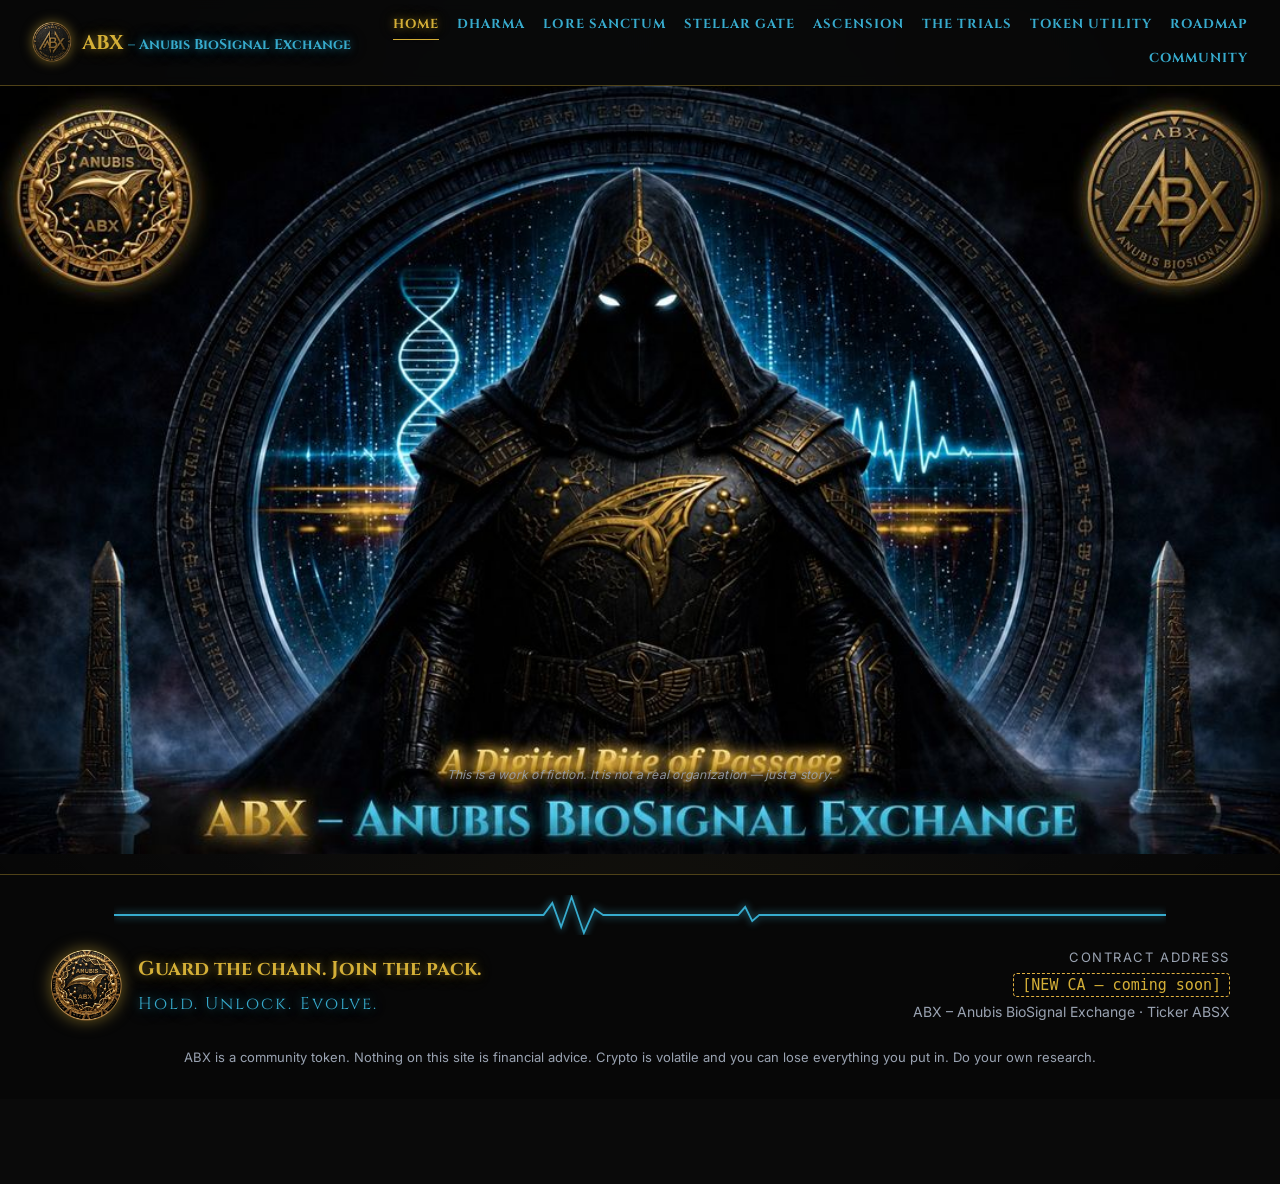
<file: index.html>
<!DOCTYPE html><html lang="en"><head><meta charset="utf-8"><meta name="viewport" content="width=device-width,initial-scale=1">
<title>ABX – Anubis BioSignal Exchange</title><link rel="stylesheet" href="assets/css/abx.css"><link rel="icon" href="assets/img/coin-abx.png"><style>.homehero .fiction{position:absolute;left:0;right:0;top:88.1%;height:3.2%;margin:0;display:flex;align-items:center;justify-content:center;text-align:center;font-size:clamp(9px,.95vw,14px);line-height:1;font-style:italic;letter-spacing:.02em;color:var(--muted);opacity:.85;text-shadow:0 0 6px rgba(0,0,0,.9);pointer-events:none}@media (max-width:640px){.homehero .fiction{position:static;grid-column:1/-1;height:auto;margin:0 0 6px;font-size:11px;line-height:1.4}}</style></head>
<body class="home"><header class="top"><a class="brand" href="index.html"><img src="assets/img/coin-abx.png" alt=""><span><b>ABX</b> <i>– Anubis BioSignal Exchange</i></span></a>
<nav class="nav" aria-label="Main"><a href="index.html" class="on" aria-current="page">HOME</a><a href="dharma.html">DHARMA</a><a href="lore-sanctum.html">LORE SANCTUM</a><a href="stellar-gate.html">STELLAR GATE</a><a href="ascension.html">ASCENSION</a><a href="the-trials.html">THE TRIALS</a><a href="token-utility.html">TOKEN UTILITY</a><a href="roadmap.html">ROADMAP</a><a href="community.html">COMMUNITY</a></nav></header>
<main><div class="homehero"><picture><source media="(max-width:640px)" srcset="assets/img/abx-homepage-phone.jpg"><img src="assets/img/abx-homepage.jpg" alt="ABX – Anubis BioSignal Exchange. A Digital Rite of Passage." width="1536" height="1024"></picture><p class="fiction">This is a work of fiction. It is not a real organization — just a story.</p><a class="hot" href="dharma.html" aria-label="DHARMA" style="left:16.146%;width:14.974%;top:91.309%;height:5.371%"></a><a class="hot" href="lore-sanctum.html" aria-label="LORE SANCTUM" style="left:33.724%;width:14.974%;top:91.309%;height:5.371%"></a><a class="hot" href="stellar-gate.html" aria-label="STELLAR GATE" style="left:51.302%;width:14.974%;top:91.309%;height:5.371%"></a><a class="hot" href="ascension.html" aria-label="ASCENSION" style="left:68.880%;width:14.974%;top:91.309%;height:5.371%"></a></div></main>
<footer class="foot"><div class="ecg" aria-hidden="true"><svg viewBox="0 0 1200 40" preserveAspectRatio="none"><path d="M0 20 H470 L490 20 L500 8 L510 32 L522 2 L536 38 L548 14 L558 20 H700 L712 20 L720 12 L728 26 L736 20 H1200"/></svg></div>
<div class="fwrap"><div class="fcol"><img class="fcoin" src="assets/img/coin-left.png" alt="ANUBIS coin">
<p class="gold-t">Guard the chain. Join the pack.</p><p class="tag">Hold. Unlock. Evolve.</p></div>
<div class="fcol"><p class="lbl">Contract address</p><code class="ca ph-ca">[NEW CA — coming soon]</code>
<p class="small">ABX – Anubis BioSignal Exchange · Ticker ABSX</p></div></div>
<p class="nfa">ABX is a community token. Nothing on this site is financial advice. Crypto is volatile and you can lose everything you put in. Do your own research.</p>
</footer></body></html>
</file>
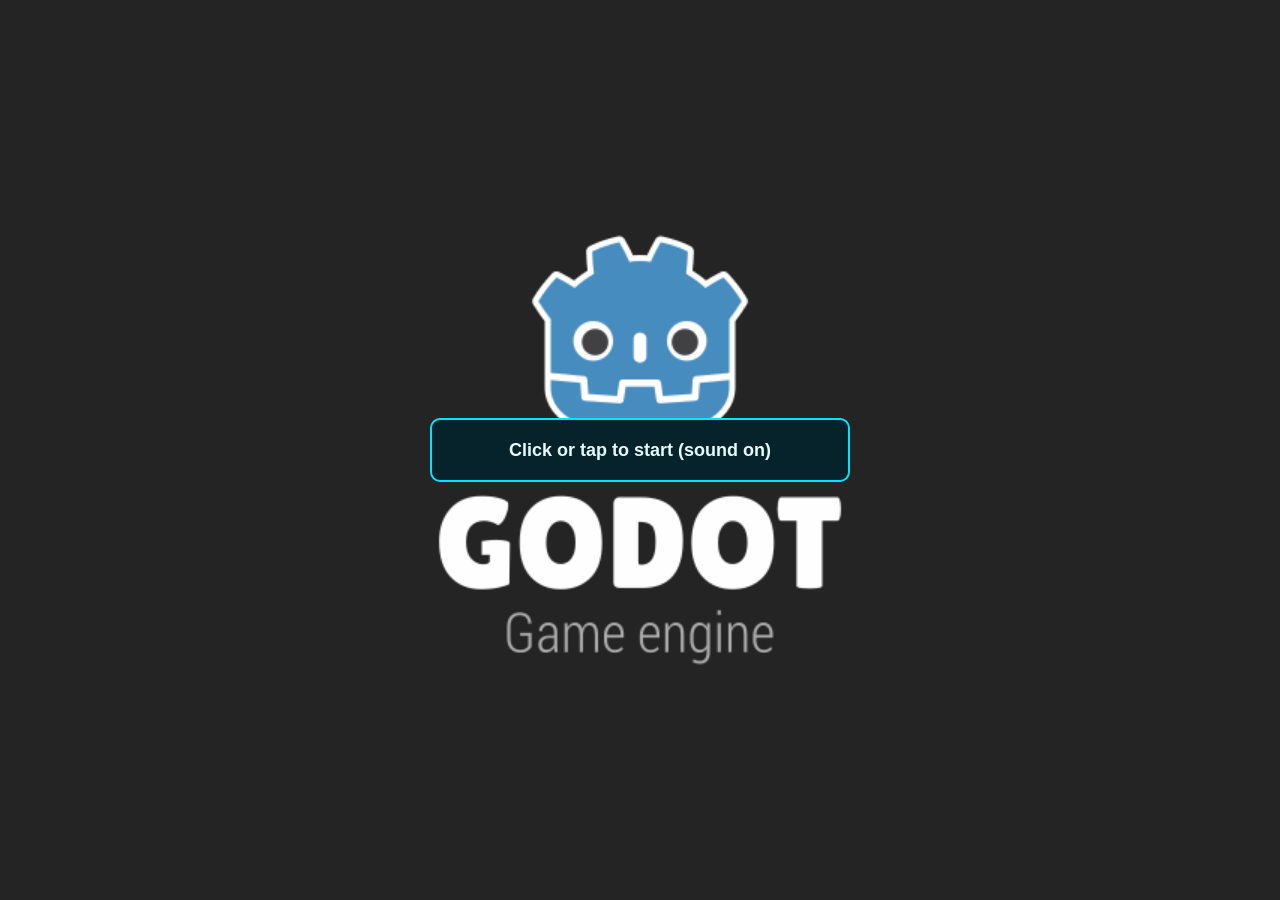
<file: play/ep1-test-247c586a/index.html>
<!DOCTYPE html>
<html lang="en">
	<head>
<meta name="robots" content="noindex, nofollow">
		<meta charset="utf-8">
		<meta name="viewport" content="width=device-width, user-scalable=no, initial-scale=1.0">
		<title>ABX Episode 1 - The Awakening</title>
		<style>
html, body, #canvas {
	margin: 0;
	padding: 0;
	border: 0;
}

body {
	color: white;
	background-color: black;
	overflow: hidden;
	touch-action: none;
}

#canvas {
	display: block;
}

#canvas:focus {
	outline: none;
}

#status, #status-splash, #status-progress {
	position: absolute;
	left: 0;
	right: 0;
}

#status, #status-splash {
	top: 0;
	bottom: 0;
}

#status {
	background-color: #242424;
	display: flex;
	flex-direction: column;
	justify-content: center;
	align-items: center;
	visibility: hidden;
}

#status-splash {
	max-height: 100%;
	max-width: 100%;
	margin: auto;
}

#status-splash.show-image--false {
	display: none;
}

#status-splash.fullsize--true {
	height: 100%;
	width: 100%;
	object-fit: contain;
}

#status-splash.use-filter--false {
	image-rendering: pixelated;
}

#status-progress, #status-notice {
	display: none;
}

#status-progress {
	bottom: 10%;
	width: 50%;
	margin: 0 auto;
}

#status-notice {
	background-color: #5b3943;
	border-radius: 0.5rem;
	border: 1px solid #9b3943;
	color: #e0e0e0;
	font-family: 'Noto Sans', 'Droid Sans', Arial, sans-serif;
	line-height: 1.3;
	margin: 0 2rem;
	overflow: hidden;
	padding: 1rem;
	text-align: center;
	z-index: 1;
}
		</style>
		<link id="-gd-engine-icon" rel="icon" type="image/png" href="index.icon.png" />
<link rel="apple-touch-icon" href="index.apple-touch-icon.png"/>

	</head>
	<body>
		<canvas id="canvas">
			Your browser does not support the canvas tag.
		</canvas>

		<noscript>
			Your browser does not support JavaScript.
		</noscript>

		<div id="status">
			<img id="status-splash" class="show-image--true fullsize--true use-filter--true" src="index.png" alt="">
			<progress id="status-progress"></progress>
			<div id="status-notice"></div>
		</div>

		<script src="index.js"></script>
		<script>
const GODOT_CONFIG = {"args":[],"canvasResizePolicy":2,"emscriptenPoolSize":8,"ensureCrossOriginIsolationHeaders":true,"executable":"index","experimentalVK":true,"fileSizes":{"index.pck":41760404,"index.wasm":39514754},"focusCanvas":true,"gdextensionLibs":[],"godotPoolSize":4};
const GODOT_THREADS_ENABLED = false;
const engine = new Engine(GODOT_CONFIG);

(function () {
	const statusOverlay = document.getElementById('status');
	const statusProgress = document.getElementById('status-progress');
	const statusNotice = document.getElementById('status-notice');

	let initializing = true;
	let statusMode = '';

	function setStatusMode(mode) {
		if (statusMode === mode || !initializing) {
			return;
		}
		if (mode === 'hidden') {
			statusOverlay.remove();
			initializing = false;
			return;
		}
		statusOverlay.style.visibility = 'visible';
		statusProgress.style.display = mode === 'progress' ? 'block' : 'none';
		statusNotice.style.display = mode === 'notice' ? 'block' : 'none';
		statusMode = mode;
	}

	function setStatusNotice(text) {
		while (statusNotice.lastChild) {
			statusNotice.removeChild(statusNotice.lastChild);
		}
		const lines = text.split('\n');
		lines.forEach((line) => {
			statusNotice.appendChild(document.createTextNode(line));
			statusNotice.appendChild(document.createElement('br'));
		});
	}

	function displayFailureNotice(err) {
		console.error(err);
		if (err instanceof Error) {
			setStatusNotice(err.message);
		} else if (typeof err === 'string') {
			setStatusNotice(err);
		} else {
			setStatusNotice('An unknown error occurred.');
		}
		setStatusMode('notice');
		initializing = false;
	}

	const missing = Engine.getMissingFeatures({
		threads: GODOT_THREADS_ENABLED,
	});

	if (missing.length !== 0) {
		if (GODOT_CONFIG['serviceWorker'] && GODOT_CONFIG['ensureCrossOriginIsolationHeaders'] && 'serviceWorker' in navigator) {
			let serviceWorkerRegistrationPromise;
			try {
				serviceWorkerRegistrationPromise = navigator.serviceWorker.getRegistration();
			} catch (err) {
				serviceWorkerRegistrationPromise = Promise.reject(new Error('Service worker registration failed.'));
			}
			// There's a chance that installing the service worker would fix the issue
			Promise.race([
				serviceWorkerRegistrationPromise.then((registration) => {
					if (registration != null) {
						return Promise.reject(new Error('Service worker already exists.'));
					}
					return registration;
				}).then(() => engine.installServiceWorker()),
				// For some reason, `getRegistration()` can stall
				new Promise((resolve) => {
					setTimeout(() => resolve(), 2000);
				}),
			]).then(() => {
				// Reload if there was no error.
				window.location.reload();
			}).catch((err) => {
				console.error('Error while registering service worker:', err);
			});
		} else {
			// Display the message as usual
			const missingMsg = 'Error\nThe following features required to run Godot projects on the Web are missing:\n';
			displayFailureNotice(missingMsg + missing.join('\n'));
		}
	} else {
		// Web audio gate (box test copy): browsers keep audio locked until the player
		// clicks or taps, so wait for one tap before starting the engine. The engine's
		// AudioContext is then created after a user gesture and the title music plays.
		const gate = document.createElement('button');
		gate.id = 'tap-to-start';
		gate.textContent = 'Click or tap to start (sound on)';
		gate.style.cssText = 'position:fixed;inset:0;margin:auto;width:min(80vw,420px);height:64px;z-index:10;font:600 18px sans-serif;color:#e6fbff;background:#06222a;border:2px solid #00e5ff;border-radius:10px;cursor:pointer;';
		document.body.appendChild(gate);
		statusOverlay.style.visibility = 'visible';
		statusProgress.style.display = 'none';
		const begin = function () {
			gate.removeEventListener('click', begin);
			gate.remove();
			startEngine();
		};
		gate.addEventListener('click', begin);
		function startEngine() {
		setStatusMode('progress');
		engine.startGame({
			'onProgress': function (current, total) {
				if (current > 0 && total > 0) {
					statusProgress.value = current;
					statusProgress.max = total;
				} else {
					statusProgress.removeAttribute('value');
					statusProgress.removeAttribute('max');
				}
			},
		}).then(() => {
			setStatusMode('hidden');
		}, displayFailureNotice);
		}
	}
}());
		</script>
	</body>
</html>
</file>
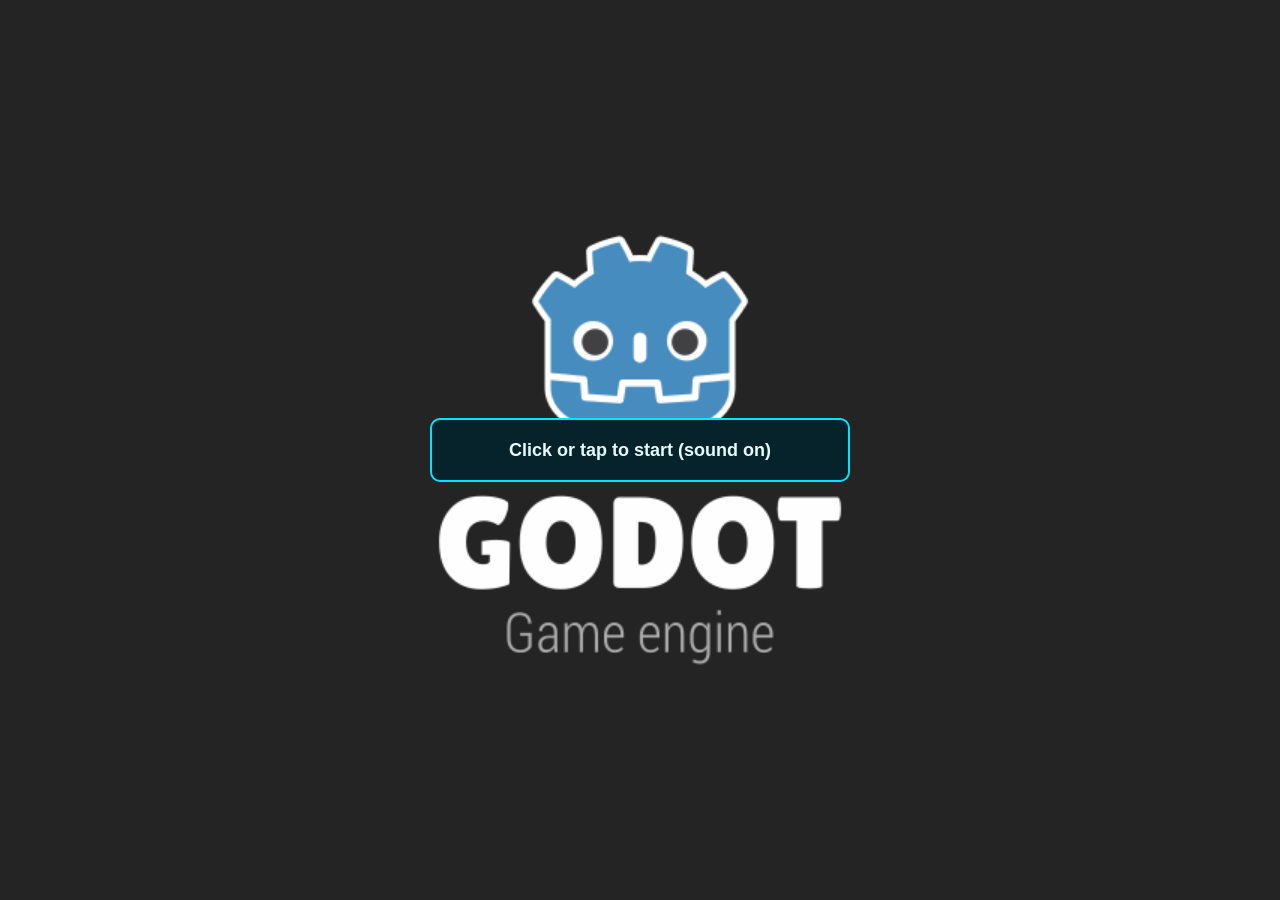
<file: play/episode-1/index.html>
<!DOCTYPE html>
<html lang="en">
	<head>
		<meta charset="utf-8">
		<meta name="viewport" content="width=device-width, user-scalable=no, initial-scale=1.0">
		<title>ABX Episode 1 - The Awakening</title>
		<style>
html, body, #canvas {
	margin: 0;
	padding: 0;
	border: 0;
}

body {
	color: white;
	background-color: black;
	overflow: hidden;
	touch-action: none;
}

#canvas {
	display: block;
}

#canvas:focus {
	outline: none;
}

#status, #status-splash, #status-progress {
	position: absolute;
	left: 0;
	right: 0;
}

#status, #status-splash {
	top: 0;
	bottom: 0;
}

#status {
	background-color: #242424;
	display: flex;
	flex-direction: column;
	justify-content: center;
	align-items: center;
	visibility: hidden;
}

#status-splash {
	max-height: 100%;
	max-width: 100%;
	margin: auto;
}

#status-splash.show-image--false {
	display: none;
}

#status-splash.fullsize--true {
	height: 100%;
	width: 100%;
	object-fit: contain;
}

#status-splash.use-filter--false {
	image-rendering: pixelated;
}

#status-progress, #status-notice {
	display: none;
}

#status-progress {
	bottom: 10%;
	width: 50%;
	margin: 0 auto;
}

#status-notice {
	background-color: #5b3943;
	border-radius: 0.5rem;
	border: 1px solid #9b3943;
	color: #e0e0e0;
	font-family: 'Noto Sans', 'Droid Sans', Arial, sans-serif;
	line-height: 1.3;
	margin: 0 2rem;
	overflow: hidden;
	padding: 1rem;
	text-align: center;
	z-index: 1;
}
		</style>
		<link id="-gd-engine-icon" rel="icon" type="image/png" href="index.icon.png" />
<link rel="apple-touch-icon" href="index.apple-touch-icon.png"/>

	</head>
	<body>
		<canvas id="canvas">
			Your browser does not support the canvas tag.
		</canvas>

		<noscript>
			Your browser does not support JavaScript.
		</noscript>

		<div id="status">
			<img id="status-splash" class="show-image--true fullsize--true use-filter--true" src="index.png" alt="">
			<progress id="status-progress"></progress>
			<div id="status-notice"></div>
		</div>

		<script src="index.js"></script>
		<script>
const GODOT_CONFIG = {"args":[],"canvasResizePolicy":2,"emscriptenPoolSize":8,"ensureCrossOriginIsolationHeaders":true,"executable":"index","experimentalVK":true,"fileSizes":{"index.pck":41731860,"index.wasm":39514754},"focusCanvas":true,"gdextensionLibs":[],"godotPoolSize":4};
const GODOT_THREADS_ENABLED = false;
const engine = new Engine(GODOT_CONFIG);

(function () {
	const statusOverlay = document.getElementById('status');
	const statusProgress = document.getElementById('status-progress');
	const statusNotice = document.getElementById('status-notice');

	let initializing = true;
	let statusMode = '';

	function setStatusMode(mode) {
		if (statusMode === mode || !initializing) {
			return;
		}
		if (mode === 'hidden') {
			statusOverlay.remove();
			initializing = false;
			return;
		}
		statusOverlay.style.visibility = 'visible';
		statusProgress.style.display = mode === 'progress' ? 'block' : 'none';
		statusNotice.style.display = mode === 'notice' ? 'block' : 'none';
		statusMode = mode;
	}

	function setStatusNotice(text) {
		while (statusNotice.lastChild) {
			statusNotice.removeChild(statusNotice.lastChild);
		}
		const lines = text.split('\n');
		lines.forEach((line) => {
			statusNotice.appendChild(document.createTextNode(line));
			statusNotice.appendChild(document.createElement('br'));
		});
	}

	function displayFailureNotice(err) {
		console.error(err);
		if (err instanceof Error) {
			setStatusNotice(err.message);
		} else if (typeof err === 'string') {
			setStatusNotice(err);
		} else {
			setStatusNotice('An unknown error occurred.');
		}
		setStatusMode('notice');
		initializing = false;
	}

	const missing = Engine.getMissingFeatures({
		threads: GODOT_THREADS_ENABLED,
	});

	if (missing.length !== 0) {
		if (GODOT_CONFIG['serviceWorker'] && GODOT_CONFIG['ensureCrossOriginIsolationHeaders'] && 'serviceWorker' in navigator) {
			let serviceWorkerRegistrationPromise;
			try {
				serviceWorkerRegistrationPromise = navigator.serviceWorker.getRegistration();
			} catch (err) {
				serviceWorkerRegistrationPromise = Promise.reject(new Error('Service worker registration failed.'));
			}
			// There's a chance that installing the service worker would fix the issue
			Promise.race([
				serviceWorkerRegistrationPromise.then((registration) => {
					if (registration != null) {
						return Promise.reject(new Error('Service worker already exists.'));
					}
					return registration;
				}).then(() => engine.installServiceWorker()),
				// For some reason, `getRegistration()` can stall
				new Promise((resolve) => {
					setTimeout(() => resolve(), 2000);
				}),
			]).then(() => {
				// Reload if there was no error.
				window.location.reload();
			}).catch((err) => {
				console.error('Error while registering service worker:', err);
			});
		} else {
			// Display the message as usual
			const missingMsg = 'Error\nThe following features required to run Godot projects on the Web are missing:\n';
			displayFailureNotice(missingMsg + missing.join('\n'));
		}
	} else {
		// Web audio gate (box test copy): browsers keep audio locked until the player
		// clicks or taps, so wait for one tap before starting the engine. The engine's
		// AudioContext is then created after a user gesture and the title music plays.
		const gate = document.createElement('button');
		gate.id = 'tap-to-start';
		gate.textContent = 'Click or tap to start (sound on)';
		gate.style.cssText = 'position:fixed;inset:0;margin:auto;width:min(80vw,420px);height:64px;z-index:10;font:600 18px sans-serif;color:#e6fbff;background:#06222a;border:2px solid #00e5ff;border-radius:10px;cursor:pointer;';
		document.body.appendChild(gate);
		statusOverlay.style.visibility = 'visible';
		statusProgress.style.display = 'none';
		const begin = function () {
			gate.removeEventListener('click', begin);
			gate.remove();
			startEngine();
		};
		gate.addEventListener('click', begin);
		function startEngine() {
		setStatusMode('progress');
		engine.startGame({
			'onProgress': function (current, total) {
				if (current > 0 && total > 0) {
					statusProgress.value = current;
					statusProgress.max = total;
				} else {
					statusProgress.removeAttribute('value');
					statusProgress.removeAttribute('max');
				}
			},
		}).then(() => {
			setStatusMode('hidden');
		}, displayFailureNotice);
		}
	}
}());
		</script>
	</body>
</html>
</file>
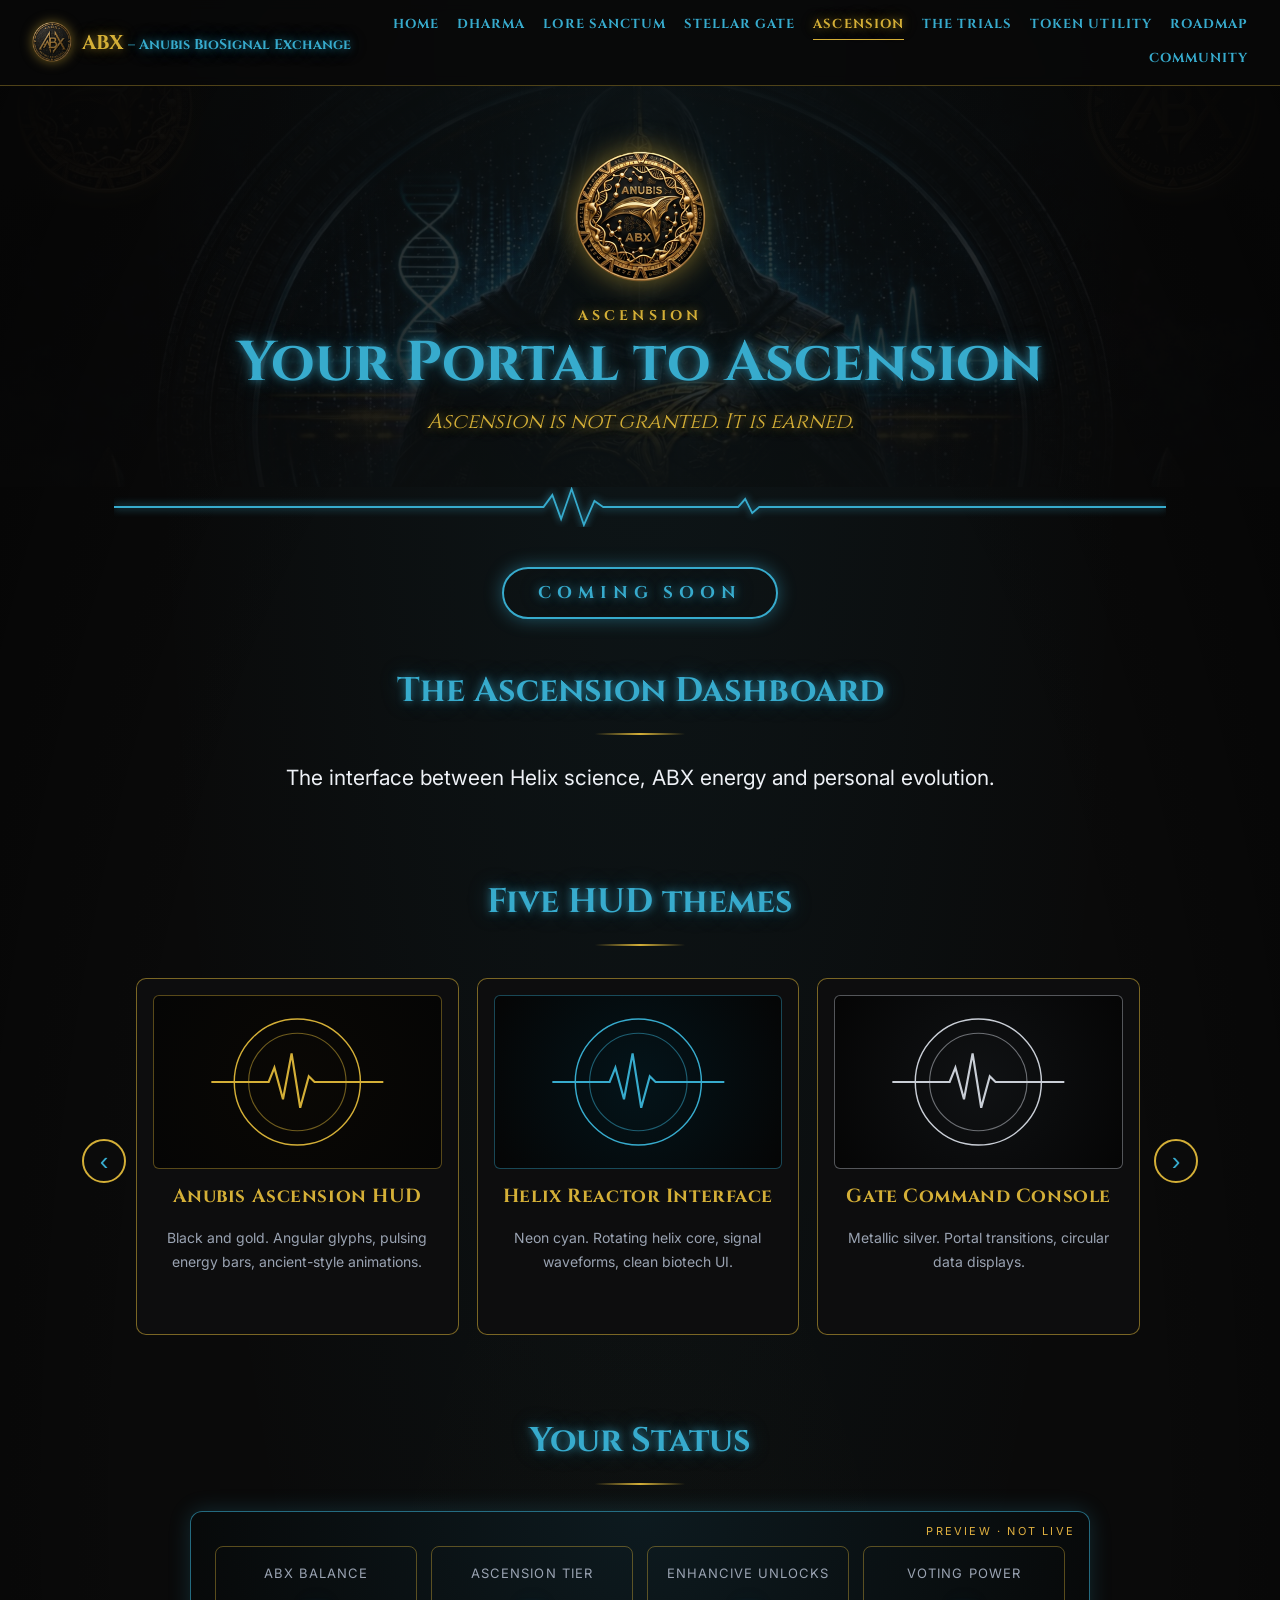
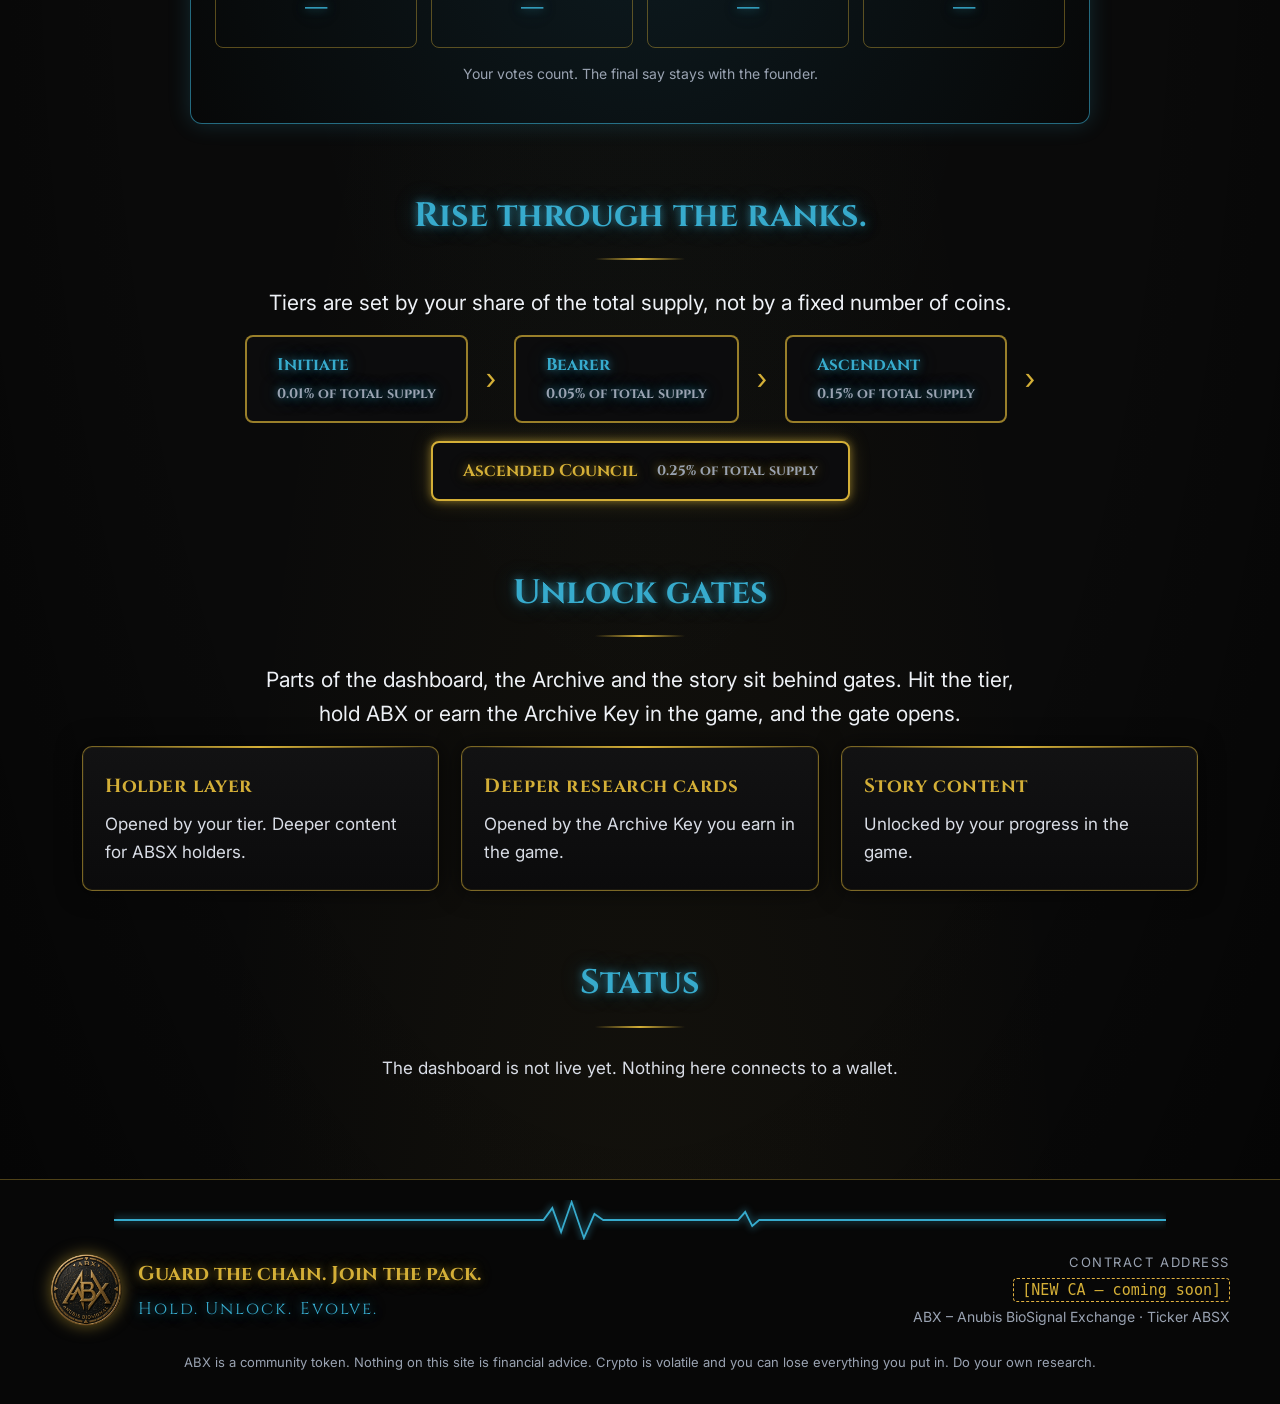
<file: ascension.html>
<!DOCTYPE html><html lang="en"><head><meta charset="utf-8"><meta name="viewport" content="width=device-width,initial-scale=1">
<title>Your Portal to Ascension · ABX – Anubis BioSignal Exchange</title><link rel="stylesheet" href="assets/css/abx.css"><link rel="icon" href="assets/img/coin-abx.png"></head>
<body><header class="top"><a class="brand" href="index.html"><img src="assets/img/coin-abx.png" alt=""><span><b>ABX</b> <i>– Anubis BioSignal Exchange</i></span></a>
<nav class="nav" aria-label="Main"><a href="index.html">HOME</a><a href="dharma.html">DHARMA</a><a href="lore-sanctum.html">LORE SANCTUM</a><a href="stellar-gate.html">STELLAR GATE</a><a href="ascension.html" class="on" aria-current="page">ASCENSION</a><a href="the-trials.html">THE TRIALS</a><a href="token-utility.html">TOKEN UTILITY</a><a href="roadmap.html">ROADMAP</a><a href="community.html">COMMUNITY</a></nav></header>
<section class="hero"><div class="hero-bg"></div><div class="hero-in">
<img class="emblem" src="assets/img/coin-left.png" alt="">
<p class="kicker">ASCENSION</p><h1>Your Portal to Ascension</h1><p class="sub">Ascension is not granted. It is earned.</p></div></section>
<div class="ecg" aria-hidden="true"><svg viewBox="0 0 1200 40" preserveAspectRatio="none"><path d="M0 20 H470 L490 20 L500 8 L510 32 L522 2 L536 38 L548 14 L558 20 H700 L712 20 L720 12 L728 26 L736 20 H1200"/></svg></div>
<main><div class="soon">COMING SOON</div><section class="sec "><h2>The Ascension Dashboard</h2><p class="lead">The interface between Helix science, ABX energy and personal evolution.</p></section><section class="sec "><h2>Five HUD themes</h2><div class="carousel" data-carousel><button class="cbtn prev" aria-label="Previous">‹</button><div class="track"><div class="hud"><div class="hudscreen" style="background:radial-gradient(circle,#0a0805,#050505);border-color:#D4AF3766"><svg viewBox="0 0 200 120" aria-hidden="true"><circle cx="100" cy="60" r="44" fill="none" stroke="#D4AF37" stroke-width="1"/><circle cx="100" cy="60" r="34" fill="none" stroke="#D4AF37" stroke-opacity=".5" stroke-width=".8"/><path d="M40 60 H80 L84 50 L90 72 L96 40 L102 78 L108 56 L112 60 H160" fill="none" stroke="#D4AF37" stroke-width="1.5"/></svg></div><h3>Anubis Ascension HUD</h3><p class="small">Black and gold. Angular glyphs, pulsing energy bars, ancient-style animations.</p></div><div class="hud"><div class="hudscreen" style="background:radial-gradient(circle,#04141a,#050505);border-color:#37abcd66"><svg viewBox="0 0 200 120" aria-hidden="true"><circle cx="100" cy="60" r="44" fill="none" stroke="#37abcd" stroke-width="1"/><circle cx="100" cy="60" r="34" fill="none" stroke="#37abcd" stroke-opacity=".5" stroke-width=".8"/><path d="M40 60 H80 L84 50 L90 72 L96 40 L102 78 L108 56 L112 60 H160" fill="none" stroke="#37abcd" stroke-width="1.5"/></svg></div><h3>Helix Reactor Interface</h3><p class="small">Neon cyan. Rotating helix core, signal waveforms, clean biotech UI.</p></div><div class="hud"><div class="hudscreen" style="background:radial-gradient(circle,#101214,#050505);border-color:#c9ced666"><svg viewBox="0 0 200 120" aria-hidden="true"><circle cx="100" cy="60" r="44" fill="none" stroke="#c9ced6" stroke-width="1"/><circle cx="100" cy="60" r="34" fill="none" stroke="#c9ced6" stroke-opacity=".5" stroke-width=".8"/><path d="M40 60 H80 L84 50 L90 72 L96 40 L102 78 L108 56 L112 60 H160" fill="none" stroke="#c9ced6" stroke-width="1.5"/></svg></div><h3>Gate Command Console</h3><p class="small">Metallic silver. Portal transitions, circular data displays.</p></div><div class="hud"><div class="hudscreen" style="background:radial-gradient(circle,#050505,#050505);border-color:#8f7a3a66"><svg viewBox="0 0 200 120" aria-hidden="true"><circle cx="100" cy="60" r="44" fill="none" stroke="#8f7a3a" stroke-width="1"/><circle cx="100" cy="60" r="34" fill="none" stroke="#8f7a3a" stroke-opacity=".5" stroke-width=".8"/><path d="M40 60 H80 L84 50 L90 72 L96 40 L102 78 L108 56 L112 60 H160" fill="none" stroke="#8f7a3a" stroke-width="1.5"/></svg></div><h3>Ascended Council Control Panel</h3><p class="small">Matte black. Energy pulses, heavy triangular layout.</p></div><div class="hud"><div class="hudscreen" style="background:radial-gradient(circle,#2a2620,#050505);border-color:#f3e7c066"><svg viewBox="0 0 200 120" aria-hidden="true"><circle cx="100" cy="60" r="44" fill="none" stroke="#f3e7c0" stroke-width="1"/><circle cx="100" cy="60" r="34" fill="none" stroke="#f3e7c0" stroke-opacity=".5" stroke-width=".8"/><path d="M40 60 H80 L84 50 L90 72 L96 40 L102 78 L108 56 L112 60 H160" fill="none" stroke="#f3e7c0" stroke-width="1.5"/></svg></div><h3>Ascended Plane Overlay</h3><p class="small">White and gold. Transcendent.</p></div></div><button class="cbtn next" aria-label="Next">›</button></div></section><section class="sec "><h2>Your Status</h2><div class="statuspanel"><span class="mock">PREVIEW · NOT LIVE</span><div class="stats"><div class="stat"><span>ABX balance</span><b>—</b></div><div class="stat"><span>Ascension tier</span><b>—</b></div><div class="stat"><span>Enhancive unlocks</span><b>—</b></div><div class="stat"><span>Voting power</span><b>—</b></div></div><p class="center small">Your votes count. The final say stays with the founder.</p></div></section><section class="sec "><h2>Rise through the ranks.</h2><p class="lead">Tiers are set by your share of the total supply, not by a fixed number of coins.</p><div class="tiers "><div class="tier">Initiate<br><span class="small">0.01% of total supply</span></div><div class="arrow">›</div><div class="tier">Bearer<br><span class="small">0.05% of total supply</span></div><div class="arrow">›</div><div class="tier">Ascendant<br><span class="small">0.15% of total supply</span></div><div class="arrow">›</div><div class="tier top">Ascended Council<br><span class="small">0.25% of total supply</span></div></div></section><section class="sec "><h2>Unlock gates</h2><p class="lead">Parts of the dashboard, the Archive and the story sit behind gates. Hit the tier, hold ABX or earn the Archive Key in the game, and the gate opens.</p><div class="grid3"><div class="card"><h3>Holder layer</h3><p>Opened by your tier. Deeper content for ABSX holders.</p></div><div class="card"><h3>Deeper research cards</h3><p>Opened by the Archive Key you earn in the game.</p></div><div class="card"><h3>Story content</h3><p>Unlocked by your progress in the game.</p></div></div></section><section class="sec "><h2>Status</h2><p class="center">The dashboard is not live yet. Nothing here connects to a wallet.</p></section></main>
<footer class="foot"><div class="ecg" aria-hidden="true"><svg viewBox="0 0 1200 40" preserveAspectRatio="none"><path d="M0 20 H470 L490 20 L500 8 L510 32 L522 2 L536 38 L548 14 L558 20 H700 L712 20 L720 12 L728 26 L736 20 H1200"/></svg></div>
<div class="fwrap"><div class="fcol"><img class="fcoin" src="assets/img/coin-abx.png" alt="ABX coin">
<p class="gold-t">Guard the chain. Join the pack.</p><p class="tag">Hold. Unlock. Evolve.</p></div>
<div class="fcol"><p class="lbl">Contract address</p><code class="ca ph-ca">[NEW CA — coming soon]</code>
<p class="small">ABX – Anubis BioSignal Exchange · Ticker ABSX</p></div></div>
<p class="nfa">ABX is a community token. Nothing on this site is financial advice. Crypto is volatile and you can lose everything you put in. Do your own research.</p>
</footer>
<script src="assets/js/abx.js"></script></body></html>
</file>
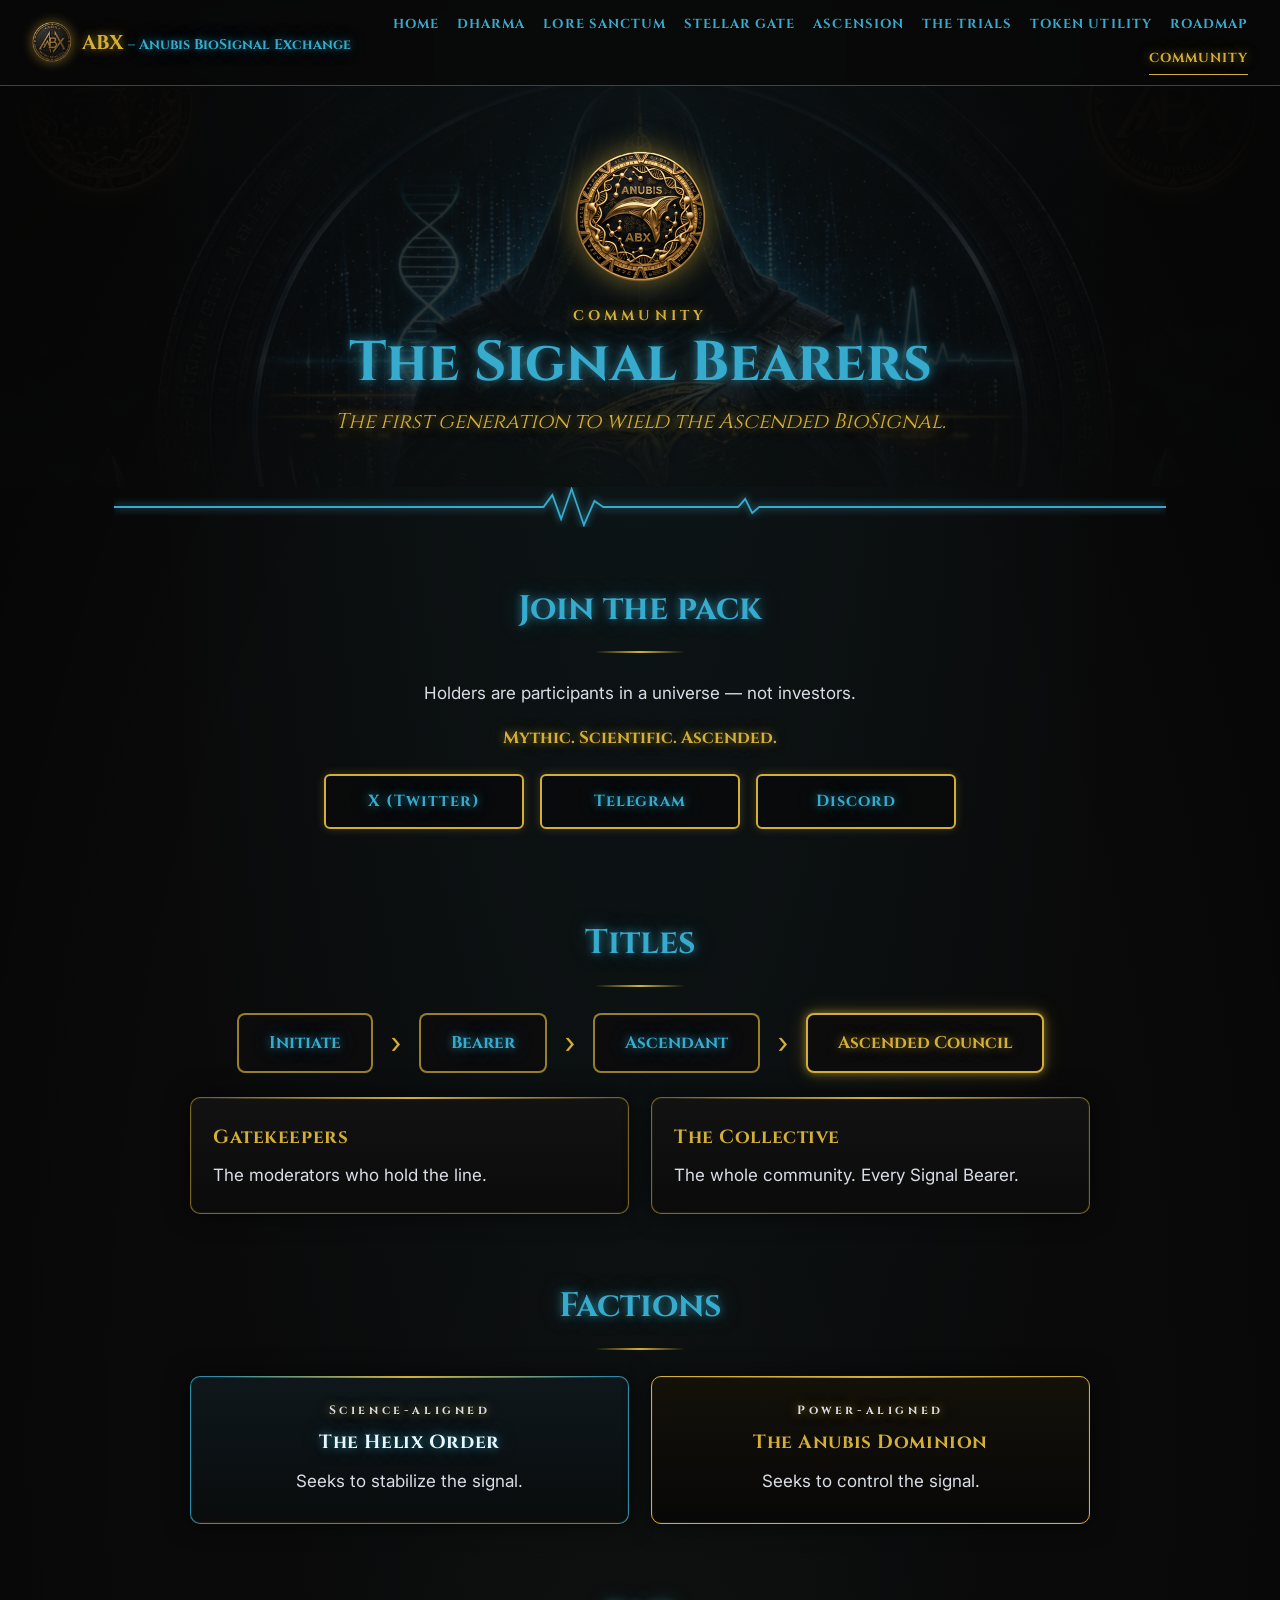
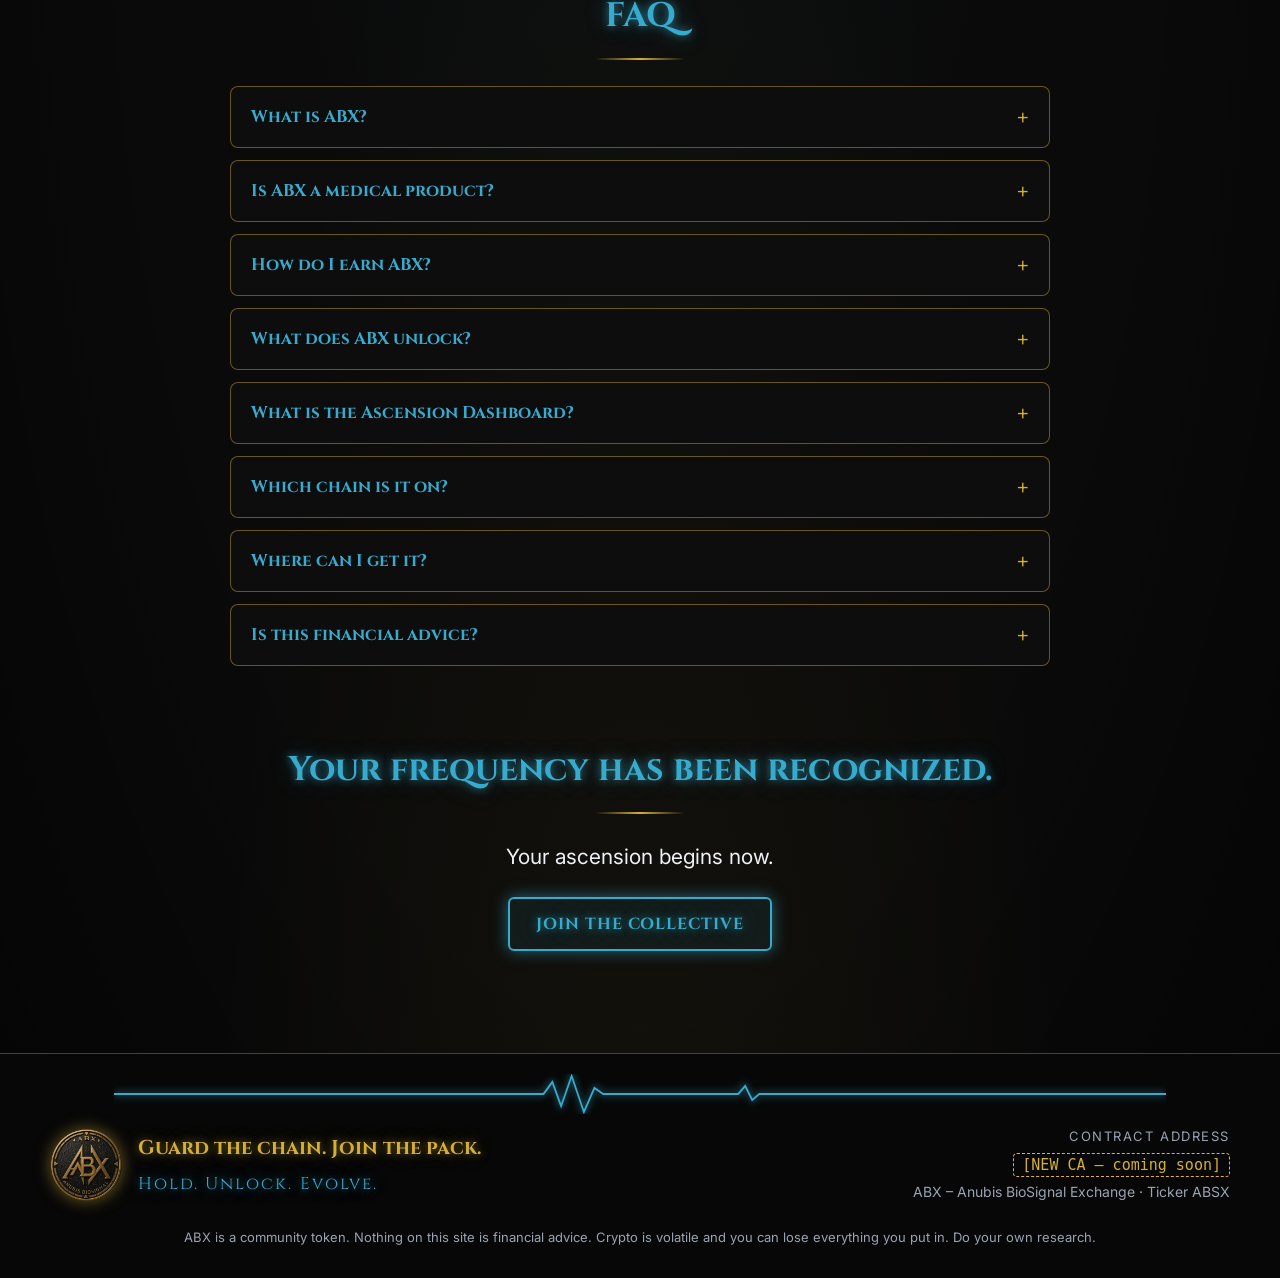
<file: community.html>
<!DOCTYPE html><html lang="en"><head><meta charset="utf-8"><meta name="viewport" content="width=device-width,initial-scale=1">
<title>The Signal Bearers · ABX – Anubis BioSignal Exchange</title><link rel="stylesheet" href="assets/css/abx.css"><link rel="icon" href="assets/img/coin-abx.png"></head>
<body><header class="top"><a class="brand" href="index.html"><img src="assets/img/coin-abx.png" alt=""><span><b>ABX</b> <i>– Anubis BioSignal Exchange</i></span></a>
<nav class="nav" aria-label="Main"><a href="index.html">HOME</a><a href="dharma.html">DHARMA</a><a href="lore-sanctum.html">LORE SANCTUM</a><a href="stellar-gate.html">STELLAR GATE</a><a href="ascension.html">ASCENSION</a><a href="the-trials.html">THE TRIALS</a><a href="token-utility.html">TOKEN UTILITY</a><a href="roadmap.html">ROADMAP</a><a href="community.html" class="on" aria-current="page">COMMUNITY</a></nav></header>
<section class="hero"><div class="hero-bg"></div><div class="hero-in">
<img class="emblem" src="assets/img/coin-left.png" alt="">
<p class="kicker">COMMUNITY</p><h1>The Signal Bearers</h1><p class="sub">The first generation to wield the Ascended BioSignal.</p></div></section>
<div class="ecg" aria-hidden="true"><svg viewBox="0 0 1200 40" preserveAspectRatio="none"><path d="M0 20 H470 L490 20 L500 8 L510 32 L522 2 L536 38 L548 14 L558 20 H700 L712 20 L720 12 L728 26 L736 20 H1200"/></svg></div>
<main><section class="sec "><h2>Join the pack</h2><p class="center">Holders are participants in a universe — not investors.</p><p class="gold-t center">Mythic. Scientific. Ascended.</p><div class="btnrow"><a class="btn" href="https://x.com/Anubis_ABX" target="_blank" rel="noopener">X (Twitter)</a><a class="btn" href="https://t.me/+SRusGNJ9nok1MjM5" target="_blank" rel="noopener">Telegram</a><a class="btn" href="https://discord.gg/HVHPubra5a" target="_blank" rel="noopener">Discord</a></div></section><section class="sec "><h2>Titles</h2><div class="tiers "><div class="tier">Initiate</div><div class="arrow">›</div><div class="tier">Bearer</div><div class="arrow">›</div><div class="tier">Ascendant</div><div class="arrow">›</div><div class="tier top">Ascended Council</div></div><div style="height:24px"></div><div class="grid2"><div class="card"><h3>Gatekeepers</h3><p>The moderators who hold the line.</p></div><div class="card"><h3>The Collective</h3><p>The whole community. Every Signal Bearer.</p></div></div></section><section class="sec "><h2>Factions</h2><div class="grid2"><div class="card faction helix"><p class="kicker">Science-aligned</p><h3>The Helix Order</h3><p>Seeks to stabilize the signal.</p></div><div class="card faction dominion"><p class="kicker">Power-aligned</p><h3>The Anubis Dominion</h3><p>Seeks to control the signal.</p></div></div></section><section class="sec "><h2>FAQ</h2><div class="faqs"><details class="faq"><summary>What is ABX?</summary><div>A digital utility token powering access, enhancives, loyalty perks and governance.</div></details><details class="faq"><summary>Is ABX a medical product?</summary><div>No. ABX is a digital utility token. It makes no medical claims.</div></details><details class="faq"><summary>How do I earn ABX?</summary><div>Through loyalty perks and community participation. Staking is coming soon.</div></details><details class="faq"><summary>What does ABX unlock?</summary><div>Dashboard themes, enhancives, access and governance.</div></details><details class="faq"><summary>What is the Ascension Dashboard?</summary><div>Your portal to ascension. It is coming soon.</div></details><details class="faq"><summary>Which chain is it on?</summary><div>Solana. ABX is launching on Pump.fun.</div></details><details class="faq"><summary>Where can I get it?</summary><div>On Pump.fun, once the new ABX launches. The official link and contract address will be posted here and on our socials. Contract address: <code>[NEW CA — coming soon]</code></div></details><details class="faq"><summary>Is this financial advice?</summary><div>No. ABX is a digital utility token, not a financial product, and nothing here is financial advice. No price or return is promised, and we encourage you to do your own research.</div></details></div></section><section class="sec "><h2>Your frequency has been recognized.</h2><p class="lead">Your ascension begins now.</p><div class="btnrow"><a class="btn primary" href="https://discord.gg/HVHPubra5a" target="_blank" rel="noopener noreferrer">JOIN THE COLLECTIVE</a></div></section></main>
<footer class="foot"><div class="ecg" aria-hidden="true"><svg viewBox="0 0 1200 40" preserveAspectRatio="none"><path d="M0 20 H470 L490 20 L500 8 L510 32 L522 2 L536 38 L548 14 L558 20 H700 L712 20 L720 12 L728 26 L736 20 H1200"/></svg></div>
<div class="fwrap"><div class="fcol"><img class="fcoin" src="assets/img/coin-abx.png" alt="ABX coin">
<p class="gold-t">Guard the chain. Join the pack.</p><p class="tag">Hold. Unlock. Evolve.</p></div>
<div class="fcol"><p class="lbl">Contract address</p><code class="ca ph-ca">[NEW CA — coming soon]</code>
<p class="small">ABX – Anubis BioSignal Exchange · Ticker ABSX</p></div></div>
<p class="nfa">ABX is a community token. Nothing on this site is financial advice. Crypto is volatile and you can lose everything you put in. Do your own research.</p>
</footer>
<script src="assets/js/abx.js"></script></body></html>
</file>
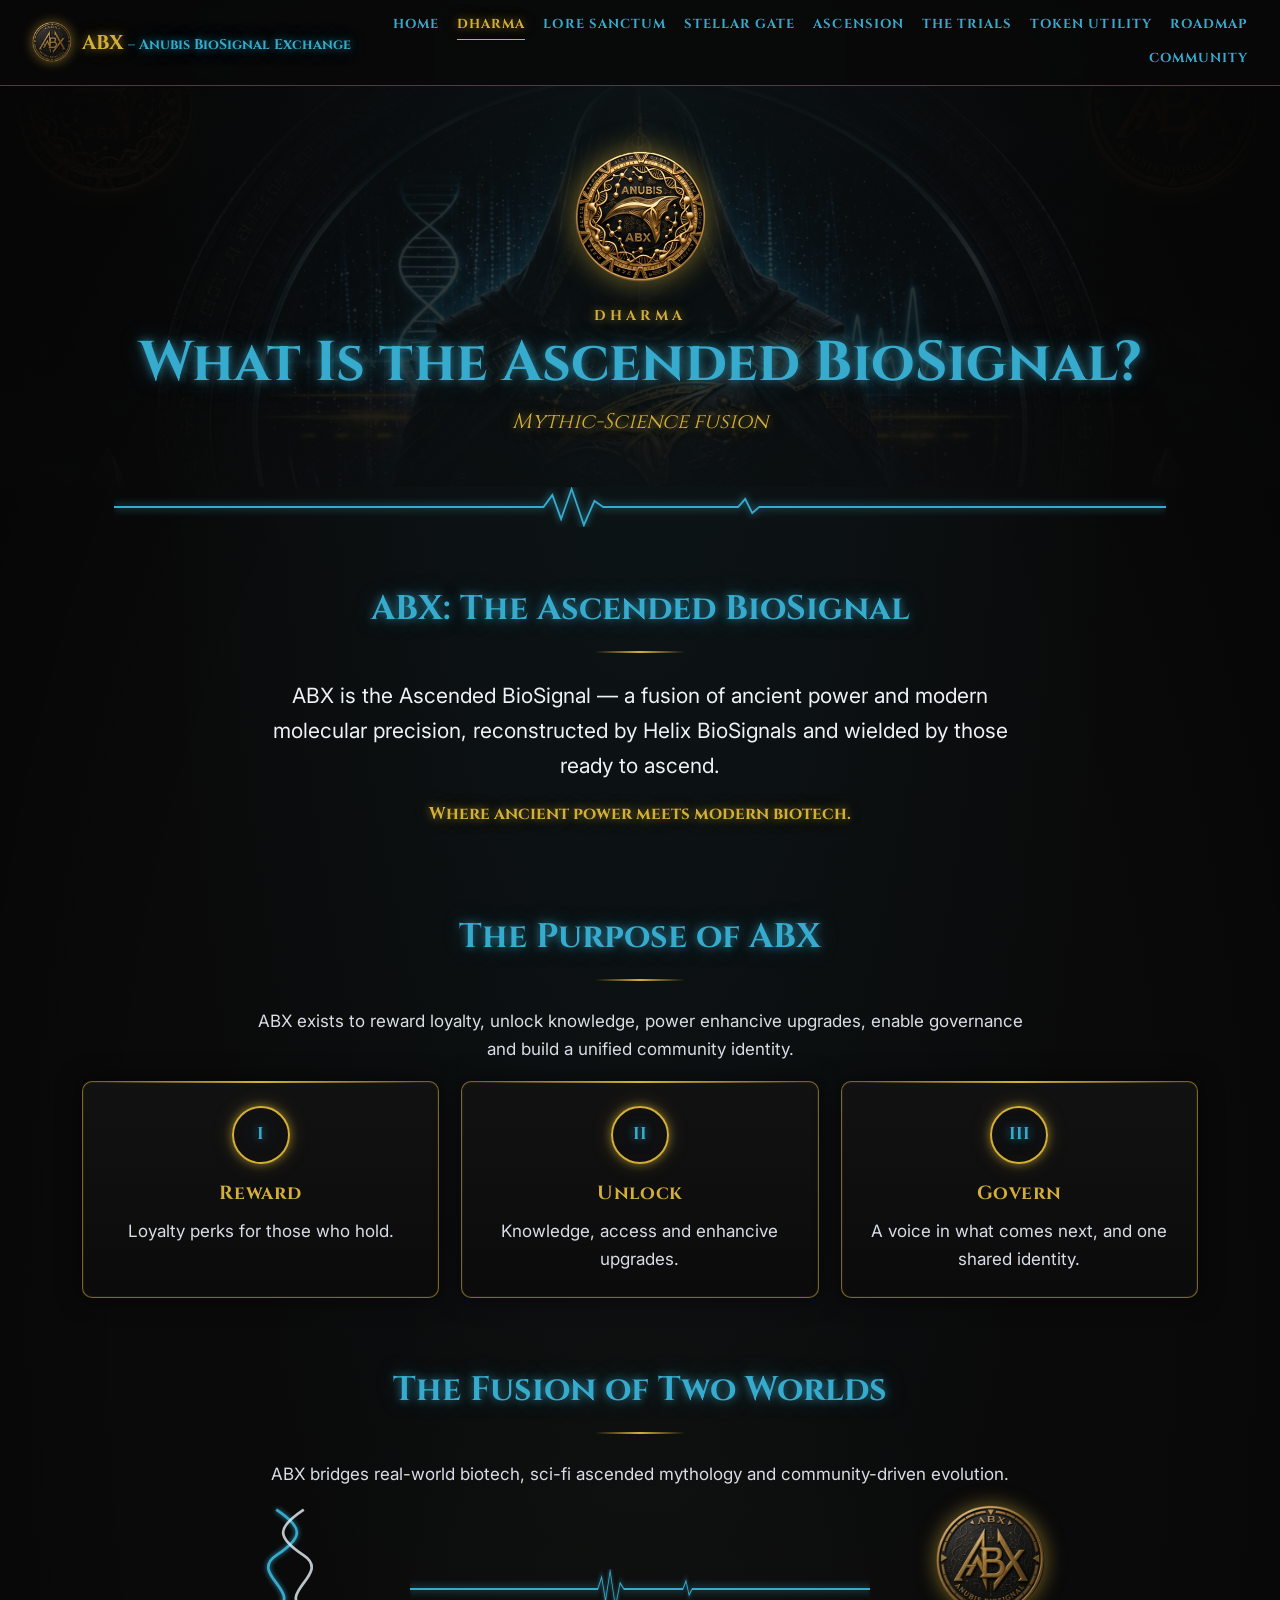
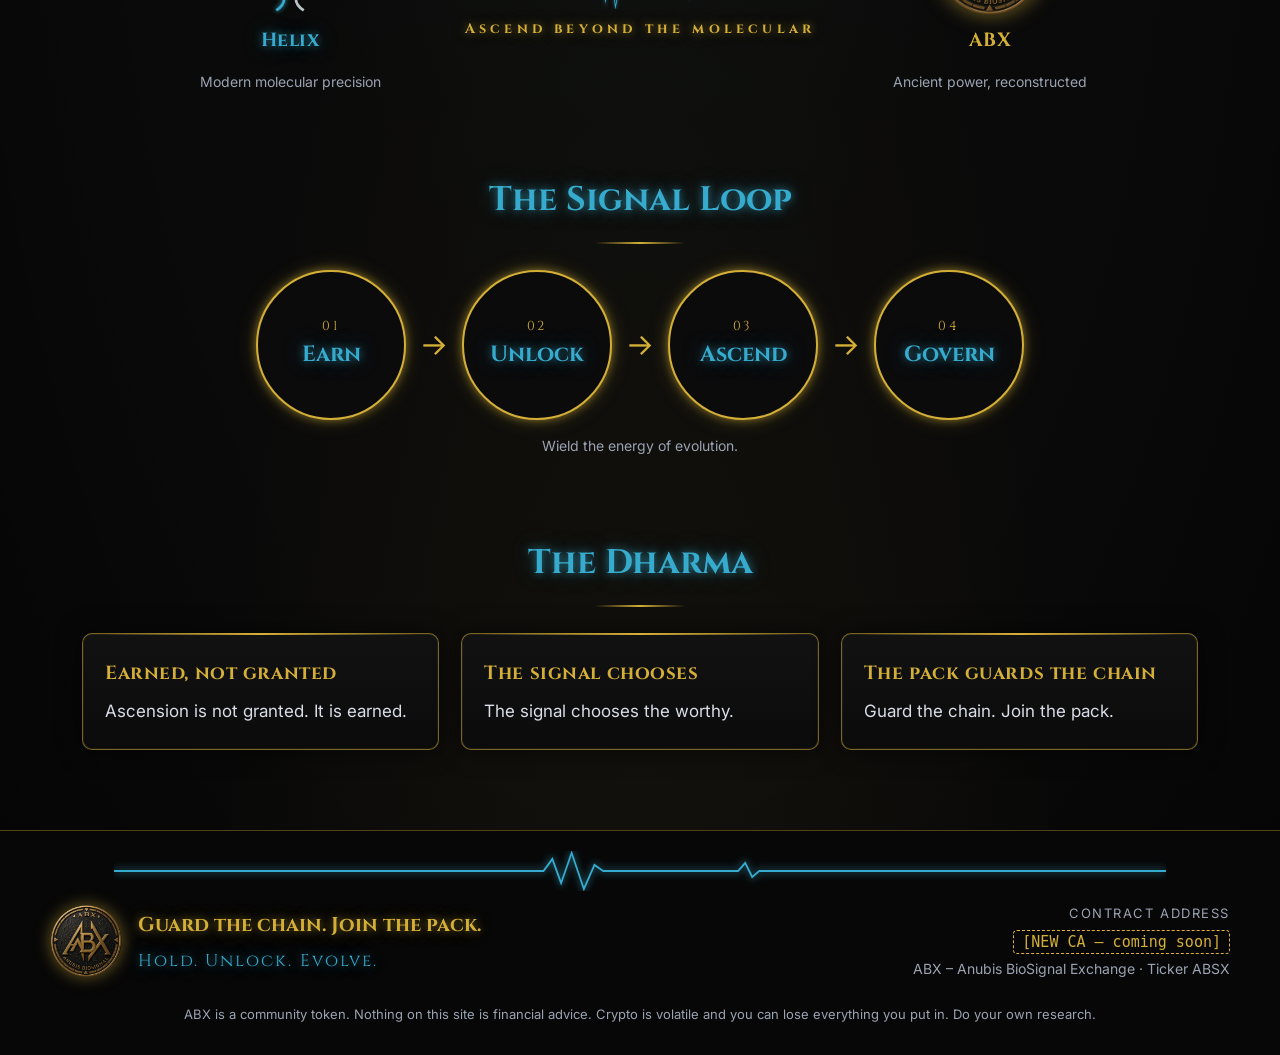
<file: dharma.html>
<!DOCTYPE html><html lang="en"><head><meta charset="utf-8"><meta name="viewport" content="width=device-width,initial-scale=1">
<title>What Is the Ascended BioSignal? · ABX – Anubis BioSignal Exchange</title><link rel="stylesheet" href="assets/css/abx.css"><link rel="icon" href="assets/img/coin-abx.png"></head>
<body><header class="top"><a class="brand" href="index.html"><img src="assets/img/coin-abx.png" alt=""><span><b>ABX</b> <i>– Anubis BioSignal Exchange</i></span></a>
<nav class="nav" aria-label="Main"><a href="index.html">HOME</a><a href="dharma.html" class="on" aria-current="page">DHARMA</a><a href="lore-sanctum.html">LORE SANCTUM</a><a href="stellar-gate.html">STELLAR GATE</a><a href="ascension.html">ASCENSION</a><a href="the-trials.html">THE TRIALS</a><a href="token-utility.html">TOKEN UTILITY</a><a href="roadmap.html">ROADMAP</a><a href="community.html">COMMUNITY</a></nav></header>
<section class="hero"><div class="hero-bg"></div><div class="hero-in">
<img class="emblem" src="assets/img/coin-left.png" alt="">
<p class="kicker">DHARMA</p><h1>What Is the Ascended BioSignal?</h1><p class="sub">Mythic-Science fusion</p></div></section>
<div class="ecg" aria-hidden="true"><svg viewBox="0 0 1200 40" preserveAspectRatio="none"><path d="M0 20 H470 L490 20 L500 8 L510 32 L522 2 L536 38 L548 14 L558 20 H700 L712 20 L720 12 L728 26 L736 20 H1200"/></svg></div>
<main><section class="sec "><h2>ABX: The Ascended BioSignal</h2><p class="lead">ABX is the Ascended BioSignal — a fusion of ancient power and modern molecular precision, reconstructed by Helix BioSignals and wielded by those ready to ascend.</p>
<p class="gold-t center">Where ancient power meets modern biotech.</p></section><section class="sec "><h2>The Purpose of ABX</h2><p>ABX exists to reward loyalty, unlock knowledge, power enhancive upgrades, enable governance and build a unified community identity.</p>
<div class="grid3">
<div class="card ucard"><div class="uicon">I</div><h3>Reward</h3><p>Loyalty perks for those who hold.</p></div>
<div class="card ucard"><div class="uicon">II</div><h3>Unlock</h3><p>Knowledge, access and enhancive upgrades.</p></div>
<div class="card ucard"><div class="uicon">III</div><h3>Govern</h3><p>A voice in what comes next, and one shared identity.</p></div></div></section><section class="sec "><h2>The Fusion of Two Worlds</h2><p>ABX bridges real-world biotech, sci-fi ascended mythology and community-driven evolution.</p>
<div class="fusion"><div class="fside helix"><svg viewBox="0 0 60 120" aria-hidden="true"><path d="M15 5 C45 25 45 35 15 55 C-15 75 45 95 15 115" class="hx1"/><path d="M45 5 C15 25 15 35 45 55 C75 75 15 95 45 115" class="hx2"/></svg><h3>Helix</h3><p class="small">Modern molecular precision</p></div>
<div class="fmid"><div class="ecg fecg" aria-hidden="true"><svg viewBox="0 0 1200 40" preserveAspectRatio="none"><path d="M0 20 H470 L490 20 L500 8 L510 32 L522 2 L536 38 L548 14 L558 20 H700 L712 20 L720 12 L728 26 L736 20 H1200"/></svg></div><p class="kicker">Ascend beyond the molecular</p></div>
<div class="fside"><img src="assets/img/coin-abx.png" alt="ABX coin"><h3>ABX</h3><p class="small">Ancient power, reconstructed</p></div></div></section><section class="sec "><h2>The Signal Loop</h2><div class="loop"><div class="lstep"><span>01</span><b>Earn</b></div><div class="larrow">→</div><div class="lstep"><span>02</span><b>Unlock</b></div><div class="larrow">→</div><div class="lstep"><span>03</span><b>Ascend</b></div><div class="larrow">→</div><div class="lstep"><span>04</span><b>Govern</b></div></div><p class="center small">Wield the energy of evolution.</p></section><section class="sec "><h2>The Dharma</h2><div class="grid3">
<div class="card"><h3>Earned, not granted</h3><p>Ascension is not granted. It is earned.</p></div>
<div class="card"><h3>The signal chooses</h3><p>The signal chooses the worthy.</p></div>
<div class="card"><h3>The pack guards the chain</h3><p>Guard the chain. Join the pack.</p></div></div></section></main>
<footer class="foot"><div class="ecg" aria-hidden="true"><svg viewBox="0 0 1200 40" preserveAspectRatio="none"><path d="M0 20 H470 L490 20 L500 8 L510 32 L522 2 L536 38 L548 14 L558 20 H700 L712 20 L720 12 L728 26 L736 20 H1200"/></svg></div>
<div class="fwrap"><div class="fcol"><img class="fcoin" src="assets/img/coin-abx.png" alt="ABX coin">
<p class="gold-t">Guard the chain. Join the pack.</p><p class="tag">Hold. Unlock. Evolve.</p></div>
<div class="fcol"><p class="lbl">Contract address</p><code class="ca ph-ca">[NEW CA — coming soon]</code>
<p class="small">ABX – Anubis BioSignal Exchange · Ticker ABSX</p></div></div>
<p class="nfa">ABX is a community token. Nothing on this site is financial advice. Crypto is volatile and you can lose everything you put in. Do your own research.</p>
</footer>
<script src="assets/js/abx.js"></script></body></html>
</file>
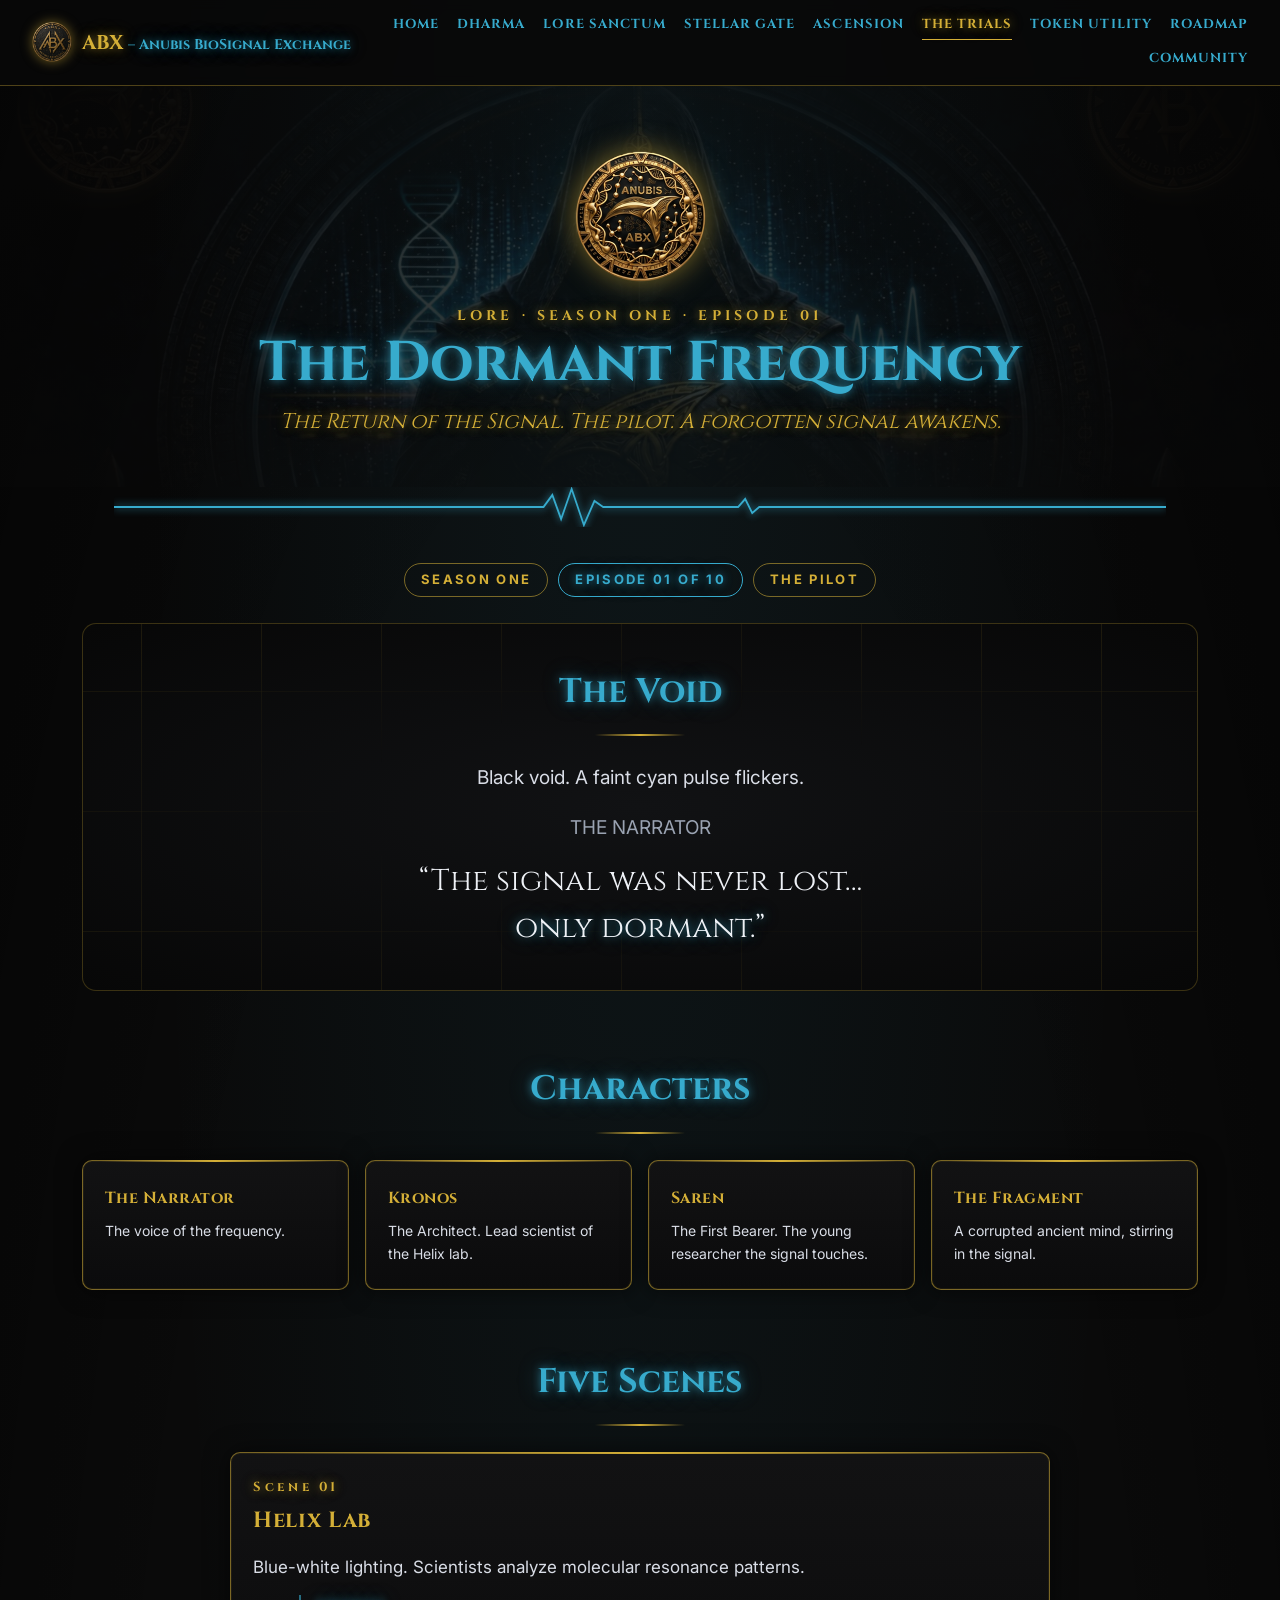
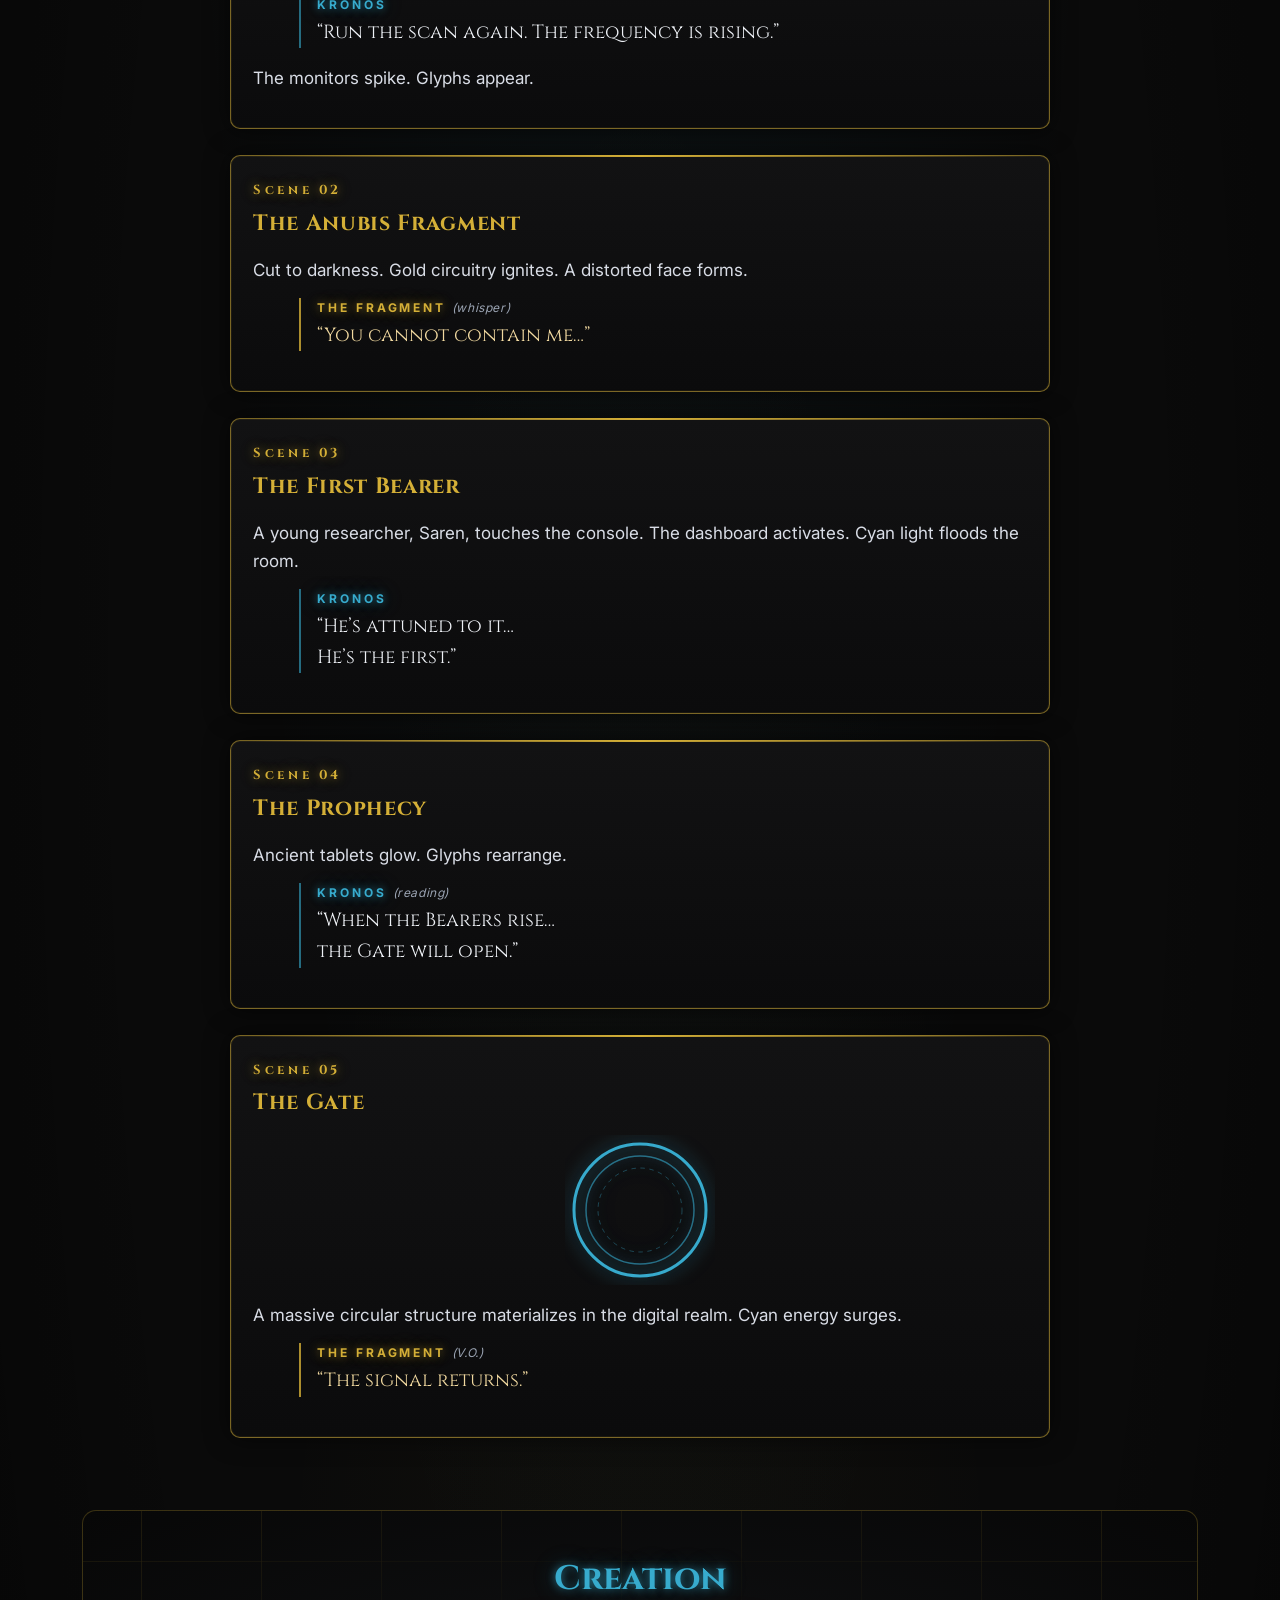
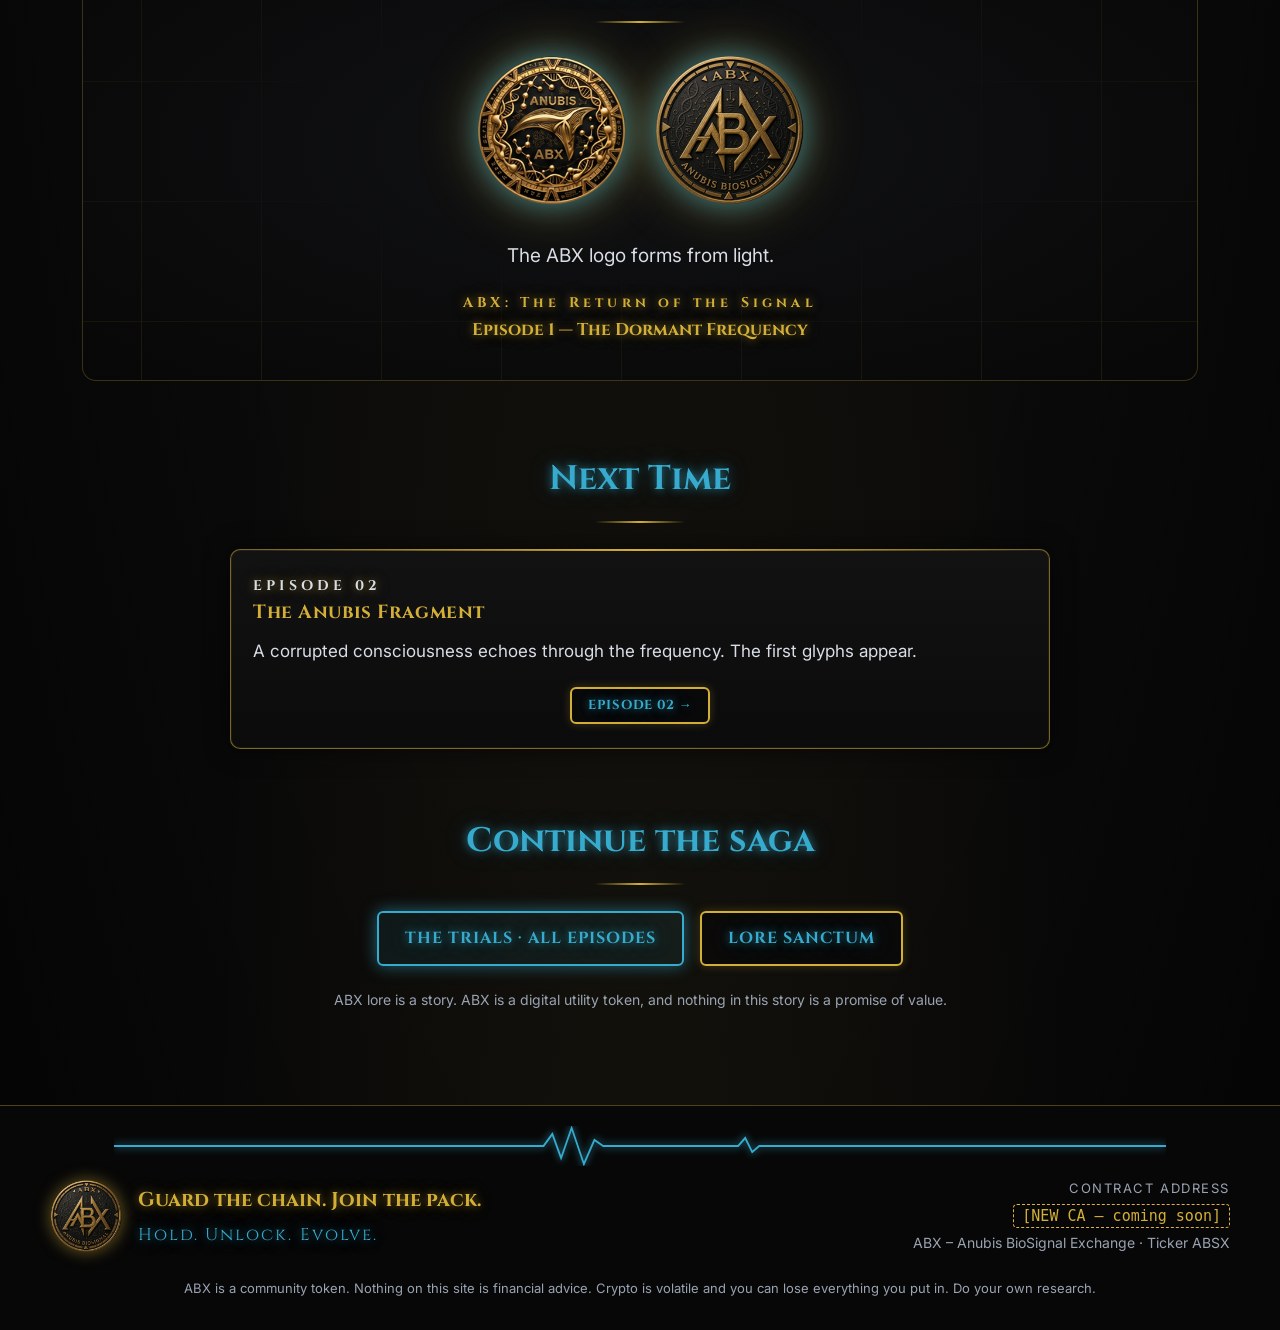
<file: episode-1-the-dormant-frequency.html>
<!DOCTYPE html><html lang="en"><head><meta charset="utf-8"><meta name="viewport" content="width=device-width,initial-scale=1">
<title>The Dormant Frequency · ABX – Anubis BioSignal Exchange</title><link rel="stylesheet" href="assets/css/abx.css"><link rel="icon" href="assets/img/coin-abx.png"><style>
.epmeta{display:flex;flex-wrap:wrap;gap:10px;justify-content:center;margin:26px 0 0}
.epmeta span{border:1px solid rgba(212,175,55,.55);border-radius:30px;padding:5px 16px;font-size:13px;font-weight:700;letter-spacing:.18em;color:var(--gold)}
.epmeta span.c{border-color:var(--cyan);color:var(--cyan);text-shadow:var(--cyan-glow)}
.script{max-width:820px;margin:0 auto}
.scene{margin:0 0 26px}
.scene .snum{font-family:"Cinzel",serif;font-weight:700;font-size:13px;letter-spacing:.28em;color:var(--gold);text-shadow:var(--gold-glow);display:block;margin-bottom:4px}
.scene h3{font-family:"Cinzel",serif;font-size:22px;margin:0 0 14px}
.scene p.act{color:var(--text);margin:0 0 12px;font-size:17px}
.line{margin:14px 0 16px 6%;padding-left:16px;border-left:2px solid rgba(55,171,205,.6)}
.line b{display:block;font-size:12px;letter-spacing:.24em;color:var(--cyan);text-shadow:var(--cyan-glow);margin-bottom:2px}
.line b i{font-style:italic;letter-spacing:.05em;color:var(--muted);text-shadow:none;font-weight:400}
.line q{display:block;font-family:"Cinzel",serif;font-size:19px;color:#eef1f6;quotes:"\201C" "\201D"}
.line.frag{border-left-color:rgba(212,175,55,.8)}
.line.frag b{color:var(--gold);text-shadow:var(--gold-glow)}
.line.frag q{color:#f1d9a0}
.line.narr{border-left-color:rgba(255,255,255,.35)}
.line.narr b{color:#c9ced6;text-shadow:none}
.cast{display:grid;grid-template-columns:repeat(4,1fr);gap:16px}
.cast .card h3{font-size:16px}
.glyphs{display:flex;justify-content:center;gap:16px;flex-wrap:wrap;margin:6px 0 18px}
.gl{font-family:"Cinzel",serif;font-size:30px;width:58px;height:58px;display:flex;align-items:center;justify-content:center;border-radius:8px}
.gl.st{color:var(--cyan);border:1px solid rgba(55,171,205,.6);text-shadow:var(--cyan-glow);box-shadow:inset 0 0 14px rgba(55,171,205,.15)}
.gl.co{color:#e6b34a;border:1px solid rgba(200,60,40,.7);text-shadow:0 0 8px rgba(220,60,40,.7),0 0 18px rgba(212,175,55,.35);box-shadow:inset 0 0 14px rgba(200,60,40,.18);animation:flick 2.6s infinite steps(1)}
.gl.co:nth-child(2n){animation-delay:.9s}
@keyframes flick{0%,100%{opacity:1}42%{opacity:.35}44%{opacity:1}71%{opacity:.6}73%{opacity:1}}
.legend{display:flex;justify-content:center;gap:26px;flex-wrap:wrap;font-size:14px;color:var(--muted)}
.legend .cyan,.legend .red{font-weight:700}
.legend .red{color:#e0644a;text-shadow:0 0 8px rgba(220,60,40,.55)}
.halfglyph{font-family:"Cinzel",serif;font-size:76px;line-height:1;margin:6px auto 14px;width:max-content;background:linear-gradient(90deg,var(--cyan) 50%,var(--gold) 50%);-webkit-background-clip:text;background-clip:text;color:transparent;filter:drop-shadow(0 0 10px rgba(55,171,205,.45)) drop-shadow(0 0 10px rgba(212,175,55,.35));animation:turn 9s linear infinite}
@keyframes turn{from{transform:rotate(0)}to{transform:rotate(360deg)}}
.titlecard{text-align:center;margin:20px 0 0}
.titlecard p{margin:2px 0}
@media (prefers-reduced-motion:reduce){.gl.co,.halfglyph{animation:none}}
@media (max-width:900px){.cast{grid-template-columns:repeat(2,1fr)}.line{margin-left:0}}
.logoform{display:block;width:150px;margin:6px auto 16px;border-radius:50%;filter:drop-shadow(0 0 14px rgba(55,171,205,.6)) drop-shadow(0 0 26px rgba(212,175,55,.35));animation:form 4s ease-in-out infinite alternate}
@keyframes form{from{opacity:.55;transform:scale(.96)}to{opacity:1;transform:scale(1)}}
.gatering{display:block;width:150px;height:150px;margin:6px auto 16px}
.gatering circle{fill:none;stroke:var(--cyan);filter:drop-shadow(0 0 6px rgba(55,171,205,.7))}
.coinpair{display:flex;justify-content:center;align-items:center;gap:28px;flex-wrap:wrap}.coinpair .logoform{margin:6px 0 16px}
@media (prefers-reduced-motion:reduce){.logoform{animation:none}}
</style></head>
<body><header class="top"><a class="brand" href="index.html"><img src="assets/img/coin-abx.png" alt=""><span><b>ABX</b> <i>– Anubis BioSignal Exchange</i></span></a>
<nav class="nav" aria-label="Main"><a href="index.html">HOME</a><a href="dharma.html">DHARMA</a><a href="lore-sanctum.html">LORE SANCTUM</a><a href="stellar-gate.html">STELLAR GATE</a><a href="ascension.html">ASCENSION</a><a href="the-trials.html" class="on" aria-current="page">THE TRIALS</a><a href="token-utility.html">TOKEN UTILITY</a><a href="roadmap.html">ROADMAP</a><a href="community.html">COMMUNITY</a></nav></header>
<section class="hero"><div class="hero-bg"></div><div class="hero-in">
<img class="emblem" src="assets/img/coin-left.png" alt="">
<p class="kicker">LORE · SEASON ONE · EPISODE 01</p><h1>The Dormant Frequency</h1><p class="sub">The Return of the Signal. The pilot. A forgotten signal awakens.</p></div></section>
<div class="ecg" aria-hidden="true"><svg viewBox="0 0 1200 40" preserveAspectRatio="none"><path d="M0 20 H470 L490 20 L500 8 L510 32 L522 2 L536 38 L548 14 L558 20 H700 L712 20 L720 12 L728 26 L736 20 H1200"/></svg></div>
<main><div class="epmeta"><span>SEASON ONE</span><span class="c">EPISODE 01 OF 10</span><span>THE PILOT</span></div><section class="sec dark"><h2>The Void</h2><div class="lore"><p class="act">Black void. A faint cyan pulse flickers.</p></div><div class="lore quote"><p class="small">THE NARRATOR</p><p class="big">“The signal was never lost…</p><p class="big cyan">only dormant.”</p></div></section><section class="sec "><h2>Characters</h2><div class="cast"><div class="card"><h3>The Narrator</h3><p class="small">The voice of the frequency.</p></div><div class="card"><h3>Kronos</h3><p class="small">The Architect. Lead scientist of the Helix lab.</p></div><div class="card"><h3>Saren</h3><p class="small">The First Bearer. The young researcher the signal touches.</p></div><div class="card"><h3>The Fragment</h3><p class="small">A corrupted ancient mind, stirring in the signal.</p></div></div></section><section class="sec "><h2>Five Scenes</h2><div class="script"><div class="card scene"><span class="snum">Scene 01</span><h3>Helix Lab</h3><p class="act">Blue-white lighting. Scientists analyze molecular resonance patterns.</p><div class="line "><b>KRONOS</b><q>Run the scan again. The frequency is rising.</q></div><p class="act">The monitors spike. Glyphs appear.</p></div><div class="card scene"><span class="snum">Scene 02</span><h3>The Anubis Fragment</h3><p class="act">Cut to darkness. Gold circuitry ignites. A distorted face forms.</p><div class="line frag"><b>THE FRAGMENT <i>(whisper)</i></b><q>You cannot contain me…</q></div></div><div class="card scene"><span class="snum">Scene 03</span><h3>The First Bearer</h3><p class="act">A young researcher, Saren, touches the console. The dashboard activates. Cyan light floods the room.</p><div class="line "><b>KRONOS</b><q>He’s attuned to it…<br>He’s the first.</q></div></div><div class="card scene"><span class="snum">Scene 04</span><h3>The Prophecy</h3><p class="act">Ancient tablets glow. Glyphs rearrange.</p><div class="line "><b>KRONOS <i>(reading)</i></b><q>When the Bearers rise…<br>the Gate will open.</q></div></div><div class="card scene"><span class="snum">Scene 05</span><h3>The Gate</h3><svg class="gatering" viewBox="0 0 100 100" aria-hidden="true"><circle cx="50" cy="50" r="44" stroke-width="2"/><circle cx="50" cy="50" r="36" stroke-width="1" stroke-opacity=".6"/><circle cx="50" cy="50" r="28" stroke-width=".6" stroke-opacity=".4" stroke-dasharray="3 3"/></svg><p class="act">A massive circular structure materializes in the digital realm. Cyan energy surges.</p><div class="line frag"><b>THE FRAGMENT <i>(V.O.)</i></b><q>The signal returns.</q></div></div></div></section><section class="sec dark"><h2>Creation</h2><div class="lore"><div class="coinpair"><img class="logoform" src="assets/img/coin-left.png" alt="ABX coin, front (ANUBIS face)"><img class="logoform" src="assets/img/coin-abx.png" alt="ABX coin, back (ABX face)"></div><p class="act">The ABX logo forms from light.</p></div><div class="titlecard"><p class="kicker">ABX: The Return of the Signal</p><p class="gold-t">Episode 1 — The Dormant Frequency</p></div></section><section class="sec "><h2>Next Time</h2><div class="card" style="max-width:820px;margin:0 auto"><p class="kicker" style="margin-top:0">EPISODE 02</p><h3>The Anubis Fragment</h3><p>A corrupted consciousness echoes through the frequency. The first glyphs appear.</p><div class="btnrow" style="margin-bottom:0"><a class="btn sm" href="episode-2-the-anubis-fragment.html">EPISODE 02 →</a></div></div></section><section class="sec "><h2>Continue the saga</h2><div class="btnrow"><a class="btn primary" href="the-trials.html">THE TRIALS · ALL EPISODES</a><a class="btn" href="lore-sanctum.html">LORE SANCTUM</a></div><p class="center small">ABX lore is a story. ABX is a digital utility token, and nothing in this story is a promise of value.</p></section></main>
<footer class="foot"><div class="ecg" aria-hidden="true"><svg viewBox="0 0 1200 40" preserveAspectRatio="none"><path d="M0 20 H470 L490 20 L500 8 L510 32 L522 2 L536 38 L548 14 L558 20 H700 L712 20 L720 12 L728 26 L736 20 H1200"/></svg></div>
<div class="fwrap"><div class="fcol"><img class="fcoin" src="assets/img/coin-abx.png" alt="ABX coin">
<p class="gold-t">Guard the chain. Join the pack.</p><p class="tag">Hold. Unlock. Evolve.</p></div>
<div class="fcol"><p class="lbl">Contract address</p><code class="ca ph-ca">[NEW CA — coming soon]</code>
<p class="small">ABX – Anubis BioSignal Exchange · Ticker ABSX</p></div></div>
<p class="nfa">ABX is a community token. Nothing on this site is financial advice. Crypto is volatile and you can lose everything you put in. Do your own research.</p>
</footer>
<script src="assets/js/abx.js"></script></body></html>
</file>
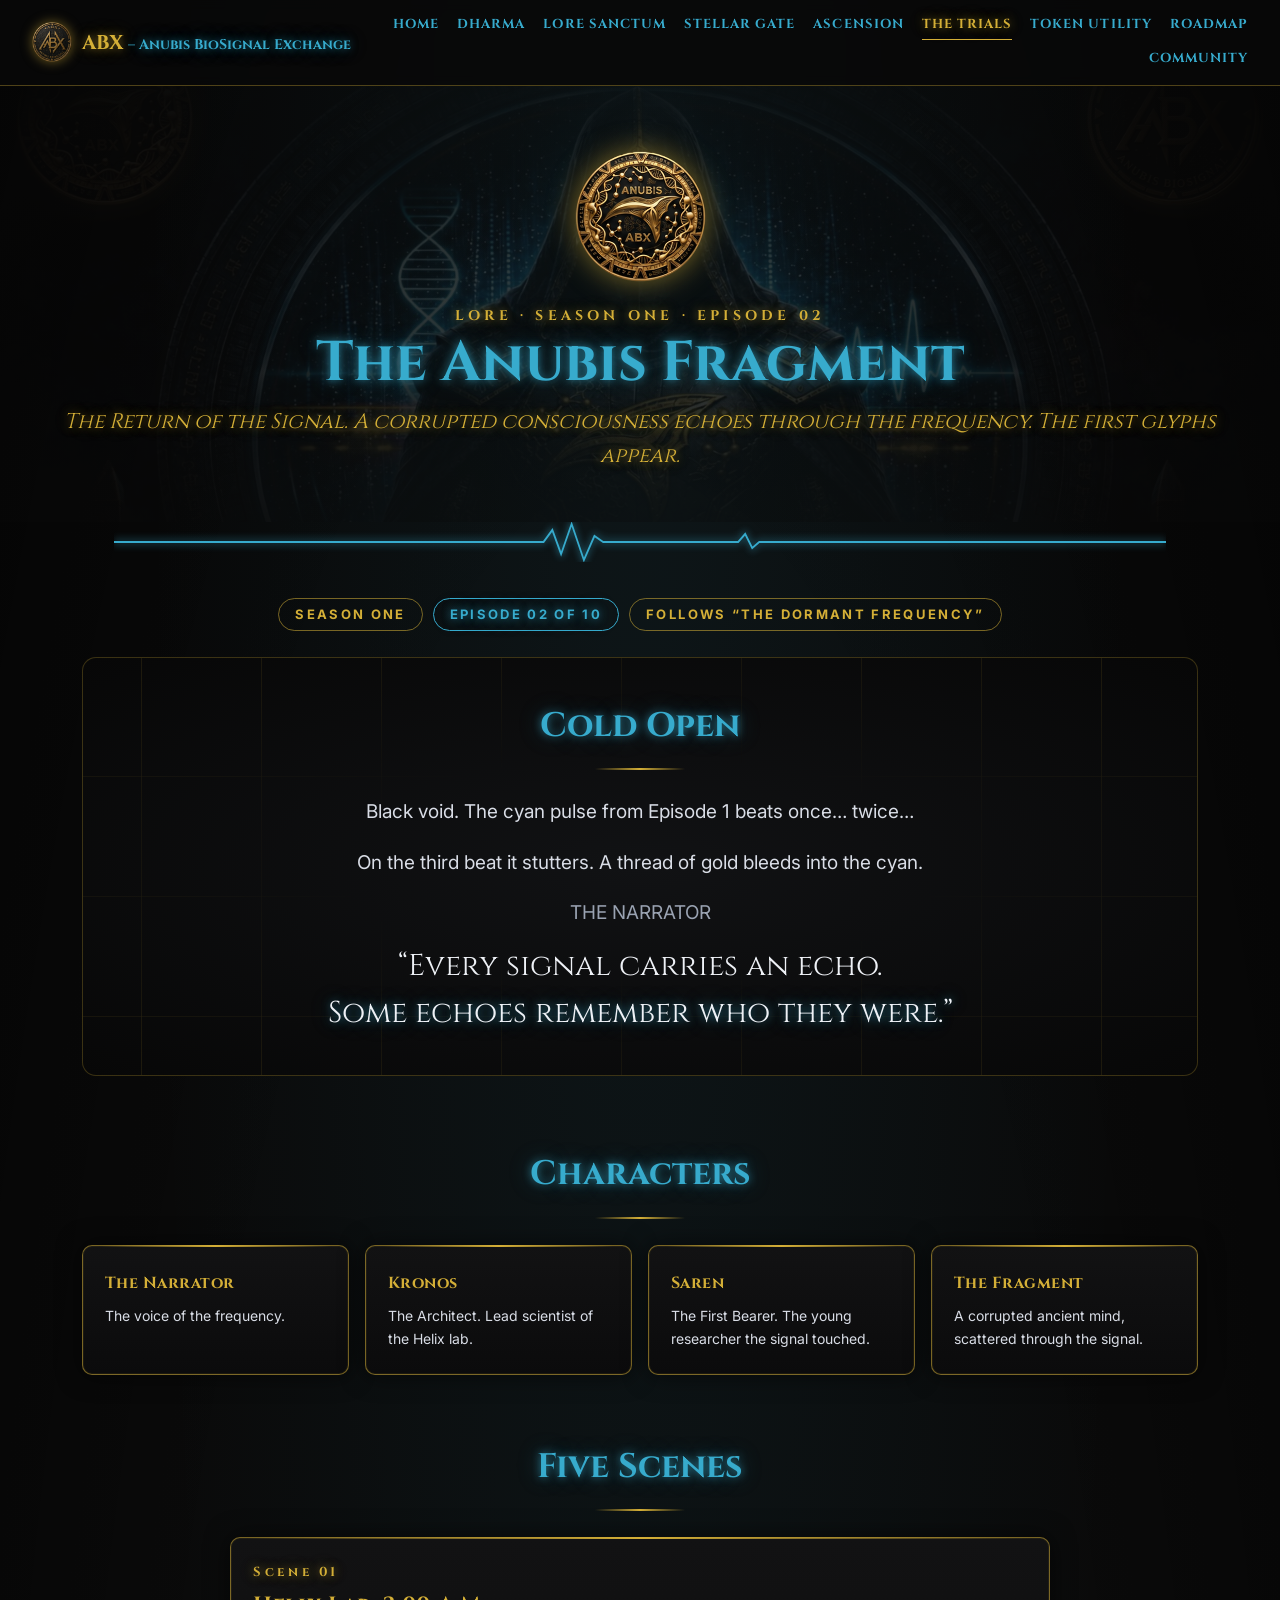
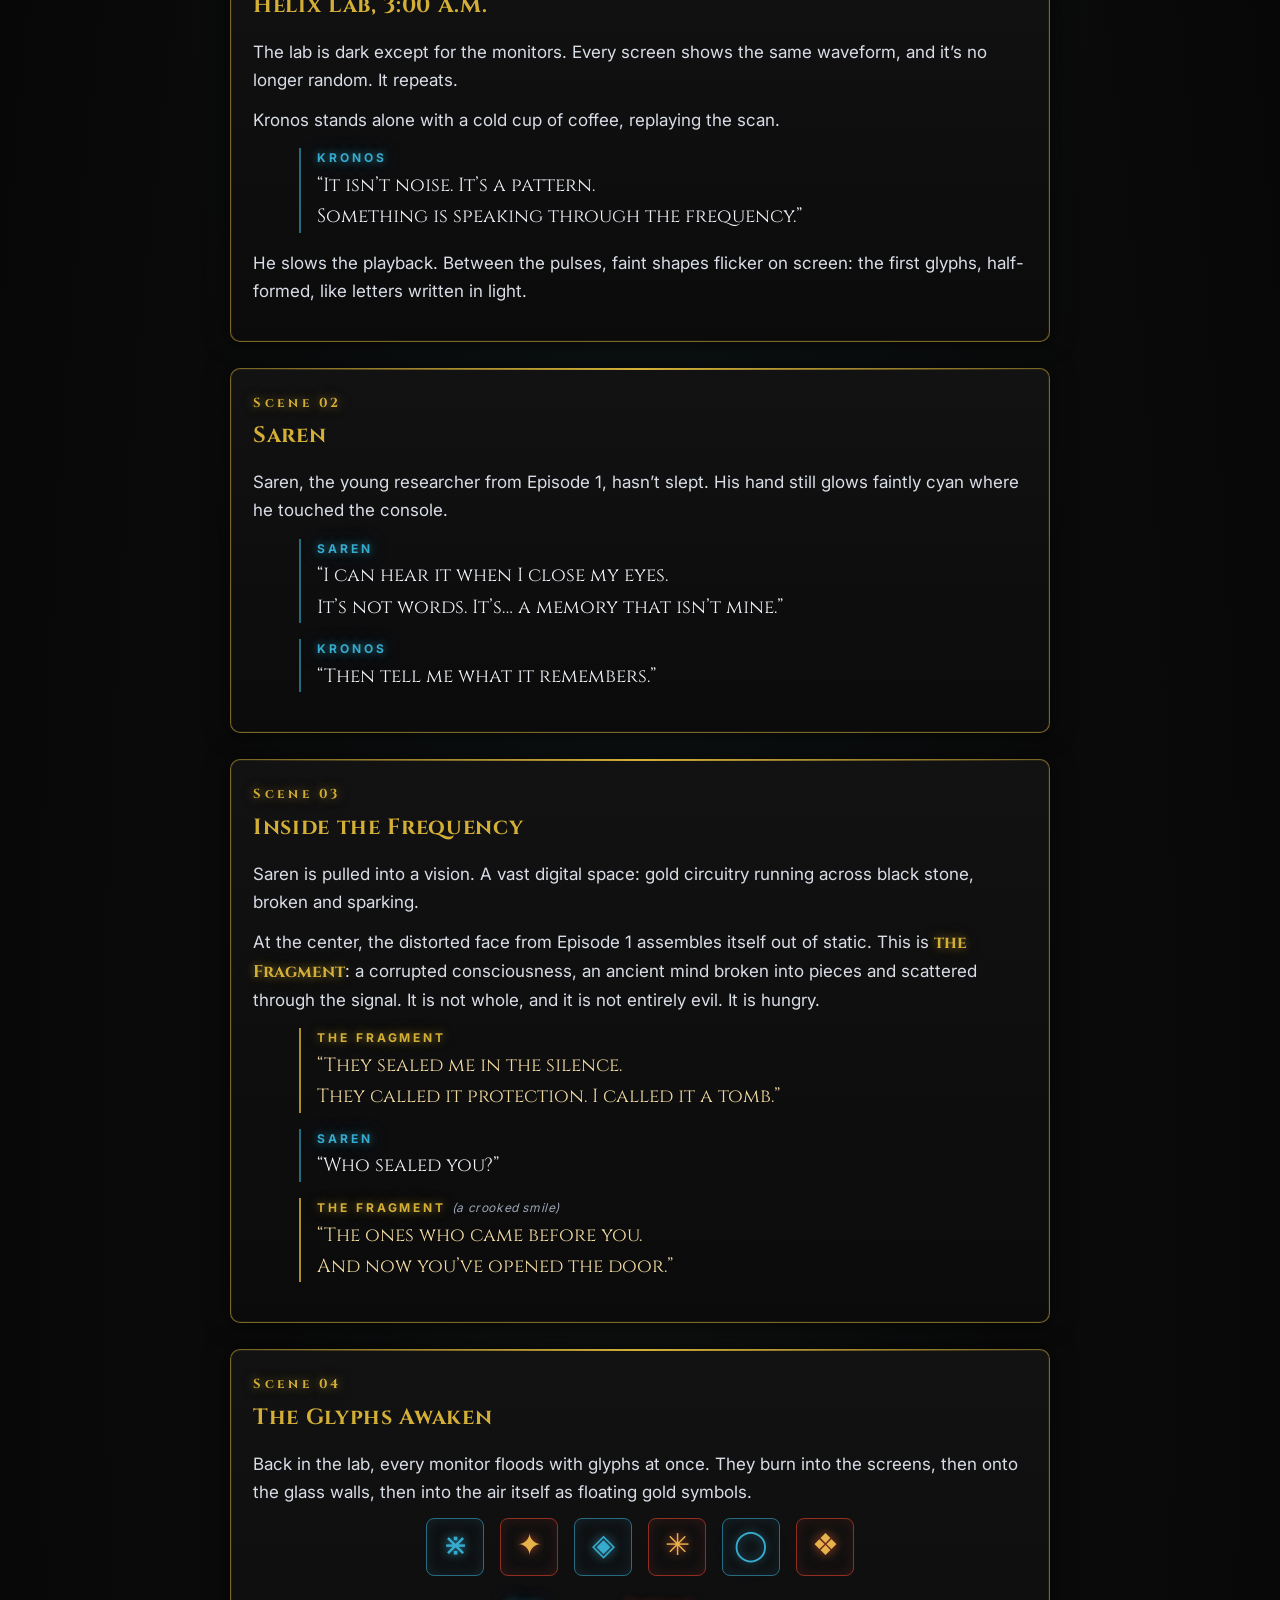
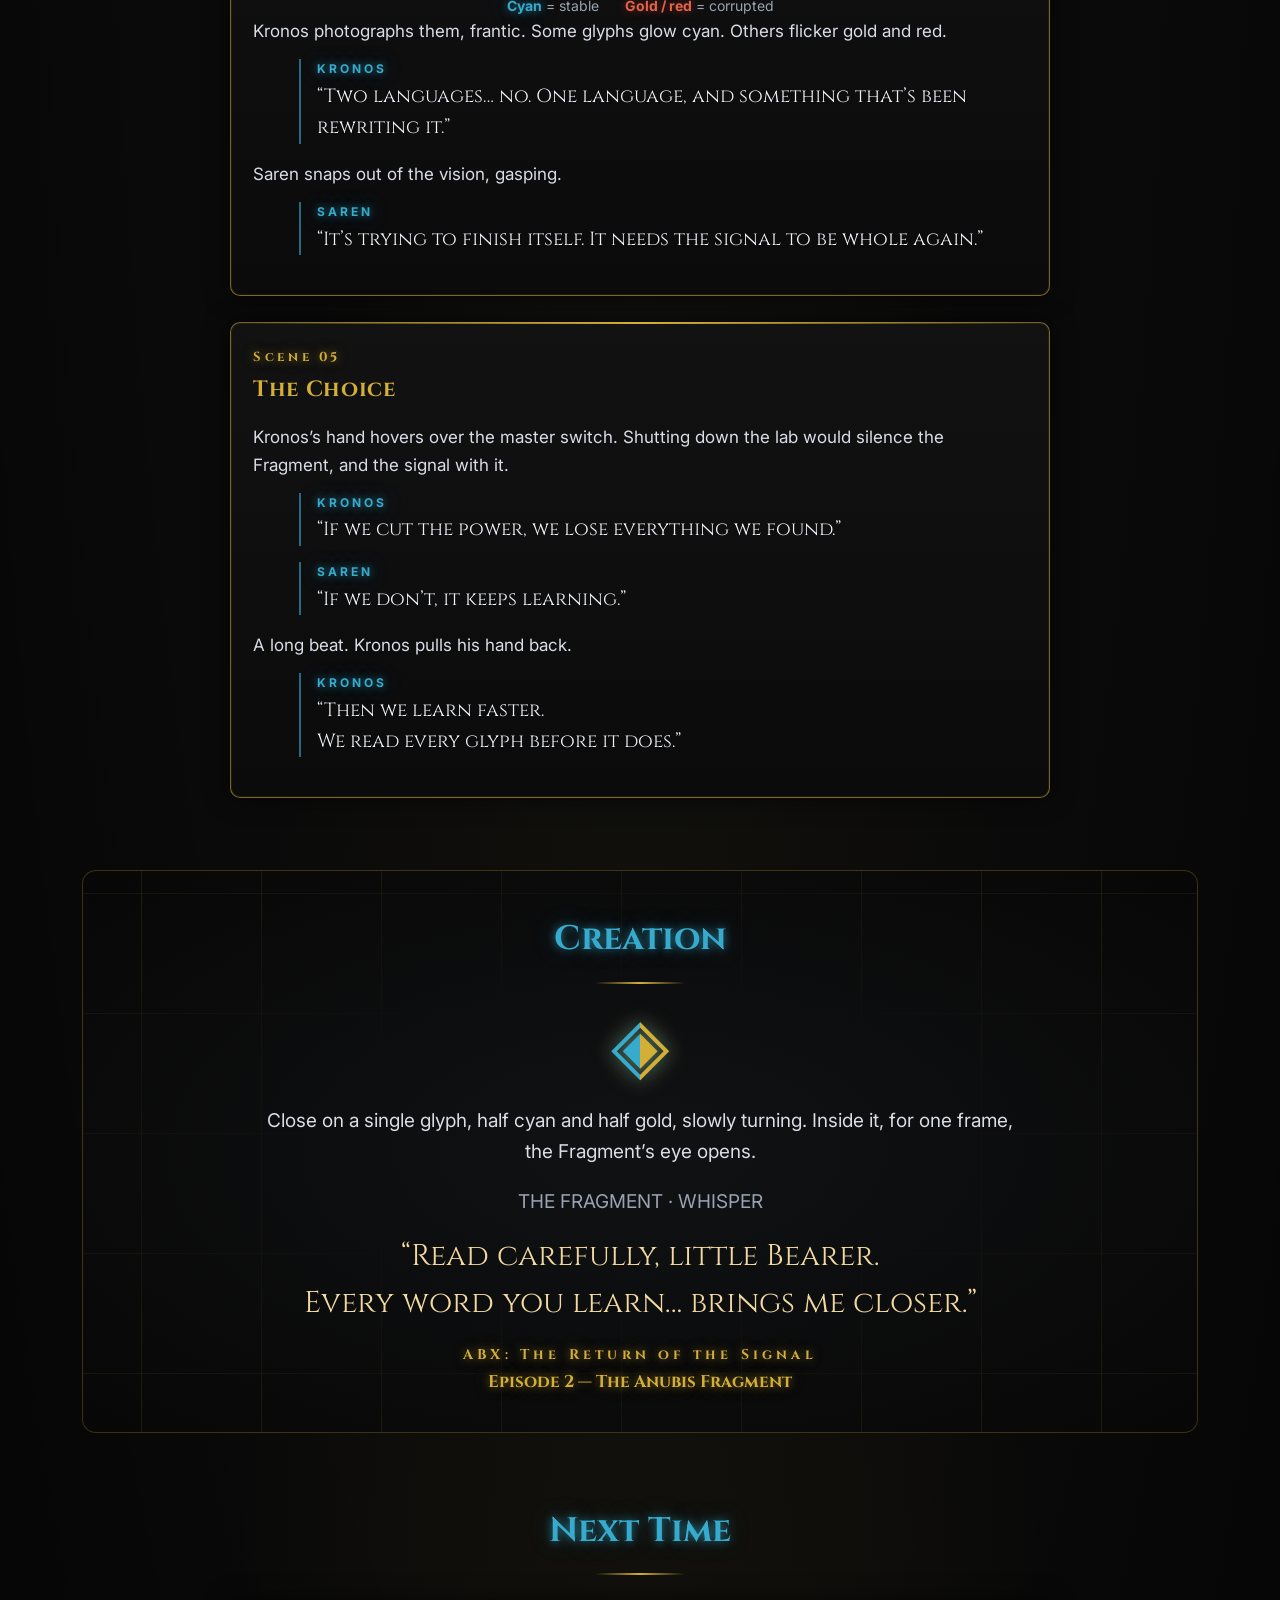
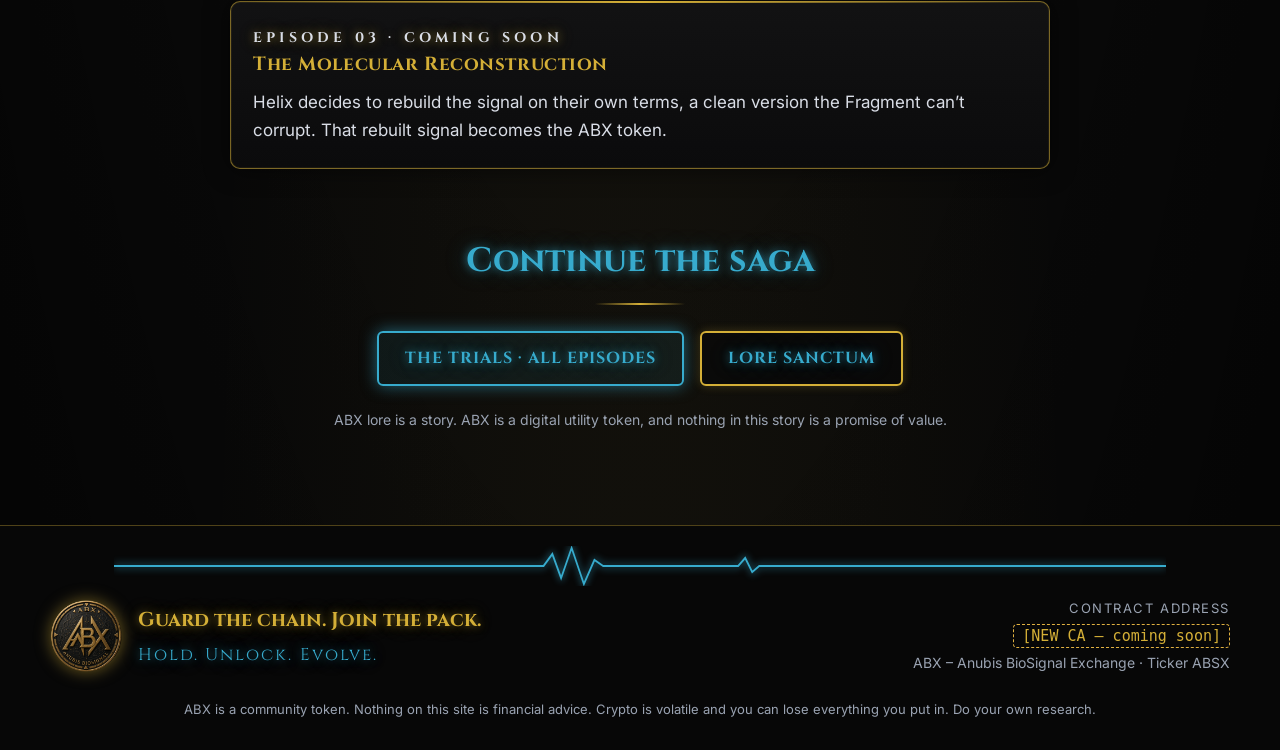
<file: episode-2-the-anubis-fragment.html>
<!DOCTYPE html><html lang="en"><head><meta charset="utf-8"><meta name="viewport" content="width=device-width,initial-scale=1">
<title>The Anubis Fragment · ABX – Anubis BioSignal Exchange</title><link rel="stylesheet" href="assets/css/abx.css"><link rel="icon" href="assets/img/coin-abx.png"><style>
.epmeta{display:flex;flex-wrap:wrap;gap:10px;justify-content:center;margin:26px 0 0}
.epmeta span{border:1px solid rgba(212,175,55,.55);border-radius:30px;padding:5px 16px;font-size:13px;font-weight:700;letter-spacing:.18em;color:var(--gold)}
.epmeta span.c{border-color:var(--cyan);color:var(--cyan);text-shadow:var(--cyan-glow)}
.script{max-width:820px;margin:0 auto}
.scene{margin:0 0 26px}
.scene .snum{font-family:"Cinzel",serif;font-weight:700;font-size:13px;letter-spacing:.28em;color:var(--gold);text-shadow:var(--gold-glow);display:block;margin-bottom:4px}
.scene h3{font-family:"Cinzel",serif;font-size:22px;margin:0 0 14px}
.scene p.act{color:var(--text);margin:0 0 12px;font-size:17px}
.line{margin:14px 0 16px 6%;padding-left:16px;border-left:2px solid rgba(55,171,205,.6)}
.line b{display:block;font-size:12px;letter-spacing:.24em;color:var(--cyan);text-shadow:var(--cyan-glow);margin-bottom:2px}
.line b i{font-style:italic;letter-spacing:.05em;color:var(--muted);text-shadow:none;font-weight:400}
.line q{display:block;font-family:"Cinzel",serif;font-size:19px;color:#eef1f6;quotes:"\201C" "\201D"}
.line.frag{border-left-color:rgba(212,175,55,.8)}
.line.frag b{color:var(--gold);text-shadow:var(--gold-glow)}
.line.frag q{color:#f1d9a0}
.line.narr{border-left-color:rgba(255,255,255,.35)}
.line.narr b{color:#c9ced6;text-shadow:none}
.cast{display:grid;grid-template-columns:repeat(4,1fr);gap:16px}
.cast .card h3{font-size:16px}
.glyphs{display:flex;justify-content:center;gap:16px;flex-wrap:wrap;margin:6px 0 18px}
.gl{font-family:"Cinzel",serif;font-size:30px;width:58px;height:58px;display:flex;align-items:center;justify-content:center;border-radius:8px}
.gl.st{color:var(--cyan);border:1px solid rgba(55,171,205,.6);text-shadow:var(--cyan-glow);box-shadow:inset 0 0 14px rgba(55,171,205,.15)}
.gl.co{color:#e6b34a;border:1px solid rgba(200,60,40,.7);text-shadow:0 0 8px rgba(220,60,40,.7),0 0 18px rgba(212,175,55,.35);box-shadow:inset 0 0 14px rgba(200,60,40,.18);animation:flick 2.6s infinite steps(1)}
.gl.co:nth-child(2n){animation-delay:.9s}
@keyframes flick{0%,100%{opacity:1}42%{opacity:.35}44%{opacity:1}71%{opacity:.6}73%{opacity:1}}
.legend{display:flex;justify-content:center;gap:26px;flex-wrap:wrap;font-size:14px;color:var(--muted)}
.legend .cyan,.legend .red{font-weight:700}
.legend .red{color:#e0644a;text-shadow:0 0 8px rgba(220,60,40,.55)}
.halfglyph{font-family:"Cinzel",serif;font-size:76px;line-height:1;margin:6px auto 14px;width:max-content;background:linear-gradient(90deg,var(--cyan) 50%,var(--gold) 50%);-webkit-background-clip:text;background-clip:text;color:transparent;filter:drop-shadow(0 0 10px rgba(55,171,205,.45)) drop-shadow(0 0 10px rgba(212,175,55,.35));animation:turn 9s linear infinite}
@keyframes turn{from{transform:rotate(0)}to{transform:rotate(360deg)}}
.titlecard{text-align:center;margin:20px 0 0}
.titlecard p{margin:2px 0}
@media (prefers-reduced-motion:reduce){.gl.co,.halfglyph{animation:none}}
@media (max-width:900px){.cast{grid-template-columns:repeat(2,1fr)}.line{margin-left:0}}
</style></head>
<body><header class="top"><a class="brand" href="index.html"><img src="assets/img/coin-abx.png" alt=""><span><b>ABX</b> <i>– Anubis BioSignal Exchange</i></span></a>
<nav class="nav" aria-label="Main"><a href="index.html">HOME</a><a href="dharma.html">DHARMA</a><a href="lore-sanctum.html">LORE SANCTUM</a><a href="stellar-gate.html">STELLAR GATE</a><a href="ascension.html">ASCENSION</a><a href="the-trials.html" class="on" aria-current="page">THE TRIALS</a><a href="token-utility.html">TOKEN UTILITY</a><a href="roadmap.html">ROADMAP</a><a href="community.html">COMMUNITY</a></nav></header>
<section class="hero"><div class="hero-bg"></div><div class="hero-in">
<img class="emblem" src="assets/img/coin-left.png" alt="">
<p class="kicker">LORE · SEASON ONE · EPISODE 02</p><h1>The Anubis Fragment</h1><p class="sub">The Return of the Signal. A corrupted consciousness echoes through the frequency. The first glyphs appear.</p></div></section>
<div class="ecg" aria-hidden="true"><svg viewBox="0 0 1200 40" preserveAspectRatio="none"><path d="M0 20 H470 L490 20 L500 8 L510 32 L522 2 L536 38 L548 14 L558 20 H700 L712 20 L720 12 L728 26 L736 20 H1200"/></svg></div>
<main><div class="epmeta"><span>SEASON ONE</span><span class="c">EPISODE 02 OF 10</span><span>FOLLOWS “THE DORMANT FREQUENCY”</span></div><section class="sec dark"><h2>Cold Open</h2><div class="lore"><p class="act">Black void. The cyan pulse from Episode 1 beats once… twice…</p><p class="act">On the third beat it stutters. A thread of gold bleeds into the cyan.</p></div><div class="lore quote"><p class="small">THE NARRATOR</p><p class="big">“Every signal carries an echo.</p><p class="big cyan">Some echoes remember who they were.”</p></div></section><section class="sec "><h2>Characters</h2><div class="cast"><div class="card"><h3>The Narrator</h3><p class="small">The voice of the frequency.</p></div><div class="card"><h3>Kronos</h3><p class="small">The Architect. Lead scientist of the Helix lab.</p></div><div class="card"><h3>Saren</h3><p class="small">The First Bearer. The young researcher the signal touched.</p></div><div class="card"><h3>The Fragment</h3><p class="small">A corrupted ancient mind, scattered through the signal.</p></div></div></section><section class="sec "><h2>Five Scenes</h2><div class="script"><div class="card scene"><span class="snum">Scene 01</span><h3>Helix Lab, 3:00 A.M.</h3><p class="act">The lab is dark except for the monitors. Every screen shows the same waveform, and it’s no longer random. It repeats.</p><p class="act">Kronos stands alone with a cold cup of coffee, replaying the scan.</p><div class="line "><b>KRONOS</b><q>It isn’t noise. It’s a pattern.<br>Something is speaking through the frequency.</q></div><p class="act">He slows the playback. Between the pulses, faint shapes flicker on screen: the first glyphs, half-formed, like letters written in light.</p></div><div class="card scene"><span class="snum">Scene 02</span><h3>Saren</h3><p class="act">Saren, the young researcher from Episode 1, hasn’t slept. His hand still glows faintly cyan where he touched the console.</p><div class="line "><b>SAREN</b><q>I can hear it when I close my eyes.<br>It’s not words. It’s… a memory that isn’t mine.</q></div><div class="line "><b>KRONOS</b><q>Then tell me what it remembers.</q></div></div><div class="card scene"><span class="snum">Scene 03</span><h3>Inside the Frequency</h3><p class="act">Saren is pulled into a vision. A vast digital space: gold circuitry running across black stone, broken and sparking.</p><p class="act">At the center, the distorted face from Episode 1 assembles itself out of static. This is <span class="gold-t">the Fragment</span>: a corrupted consciousness, an ancient mind broken into pieces and scattered through the signal. It is not whole, and it is not entirely evil. It is hungry.</p><div class="line frag"><b>THE FRAGMENT</b><q>They sealed me in the silence.<br>They called it protection. I called it a tomb.</q></div><div class="line "><b>SAREN</b><q>Who sealed you?</q></div><div class="line frag"><b>THE FRAGMENT <i>(a crooked smile)</i></b><q>The ones who came before you.<br>And now you’ve opened the door.</q></div></div><div class="card scene"><span class="snum">Scene 04</span><h3>The Glyphs Awaken</h3><p class="act">Back in the lab, every monitor floods with glyphs at once. They burn into the screens, then onto the glass walls, then into the air itself as floating gold symbols.</p><div class="glyphs" aria-hidden="true"><span class="gl st">&#8903;</span><span class="gl co">&#10022;</span><span class="gl st">&#9672;</span><span class="gl co">&#10035;</span><span class="gl st">&#9711;</span><span class="gl co">&#10070;</span></div><div class="legend"><span><span class="cyan">Cyan</span> = stable</span><span><span class="red">Gold / red</span> = corrupted</span></div><p class="act">Kronos photographs them, frantic. Some glyphs glow cyan. Others flicker gold and red.</p><div class="line "><b>KRONOS</b><q>Two languages… no. One language, and something that’s been rewriting it.</q></div><p class="act">Saren snaps out of the vision, gasping.</p><div class="line "><b>SAREN</b><q>It’s trying to finish itself. It needs the signal to be whole again.</q></div></div><div class="card scene"><span class="snum">Scene 05</span><h3>The Choice</h3><p class="act">Kronos’s hand hovers over the master switch. Shutting down the lab would silence the Fragment, and the signal with it.</p><div class="line "><b>KRONOS</b><q>If we cut the power, we lose everything we found.</q></div><div class="line "><b>SAREN</b><q>If we don’t, it keeps learning.</q></div><p class="act">A long beat. Kronos pulls his hand back.</p><div class="line "><b>KRONOS</b><q>Then we learn faster.<br>We read every glyph before it does.</q></div></div></div></section><section class="sec dark"><h2>Creation</h2><div class="lore"><div class="halfglyph" aria-hidden="true">&#9672;</div><p class="act">Close on a single glyph, half cyan and half gold, slowly turning. Inside it, for one frame, the Fragment’s eye opens.</p></div><div class="lore quote"><p class="small">THE FRAGMENT · WHISPER</p><p class="big" style="color:#f1d9a0">“Read carefully, little Bearer.</p><p class="big" style="color:#f1d9a0">Every word you learn… brings me closer.”</p></div><div class="titlecard"><p class="kicker">ABX: The Return of the Signal</p><p class="gold-t">Episode 2 — The Anubis Fragment</p></div></section><section class="sec "><h2>Next Time</h2><div class="card" style="max-width:820px;margin:0 auto"><p class="kicker" style="margin-top:0">EPISODE 03 · COMING SOON</p><h3>The Molecular Reconstruction</h3><p>Helix decides to rebuild the signal on their own terms, a clean version the Fragment can’t corrupt. That rebuilt signal becomes the ABX token.</p></div></section><section class="sec "><h2>Continue the saga</h2><div class="btnrow"><a class="btn primary" href="the-trials.html">THE TRIALS · ALL EPISODES</a><a class="btn" href="lore-sanctum.html">LORE SANCTUM</a></div><p class="center small">ABX lore is a story. ABX is a digital utility token, and nothing in this story is a promise of value.</p></section></main>
<footer class="foot"><div class="ecg" aria-hidden="true"><svg viewBox="0 0 1200 40" preserveAspectRatio="none"><path d="M0 20 H470 L490 20 L500 8 L510 32 L522 2 L536 38 L548 14 L558 20 H700 L712 20 L720 12 L728 26 L736 20 H1200"/></svg></div>
<div class="fwrap"><div class="fcol"><img class="fcoin" src="assets/img/coin-abx.png" alt="ABX coin">
<p class="gold-t">Guard the chain. Join the pack.</p><p class="tag">Hold. Unlock. Evolve.</p></div>
<div class="fcol"><p class="lbl">Contract address</p><code class="ca ph-ca">[NEW CA — coming soon]</code>
<p class="small">ABX – Anubis BioSignal Exchange · Ticker ABSX</p></div></div>
<p class="nfa">ABX is a community token. Nothing on this site is financial advice. Crypto is volatile and you can lose everything you put in. Do your own research.</p>
</footer>
<script src="assets/js/abx.js"></script></body></html>
</file>
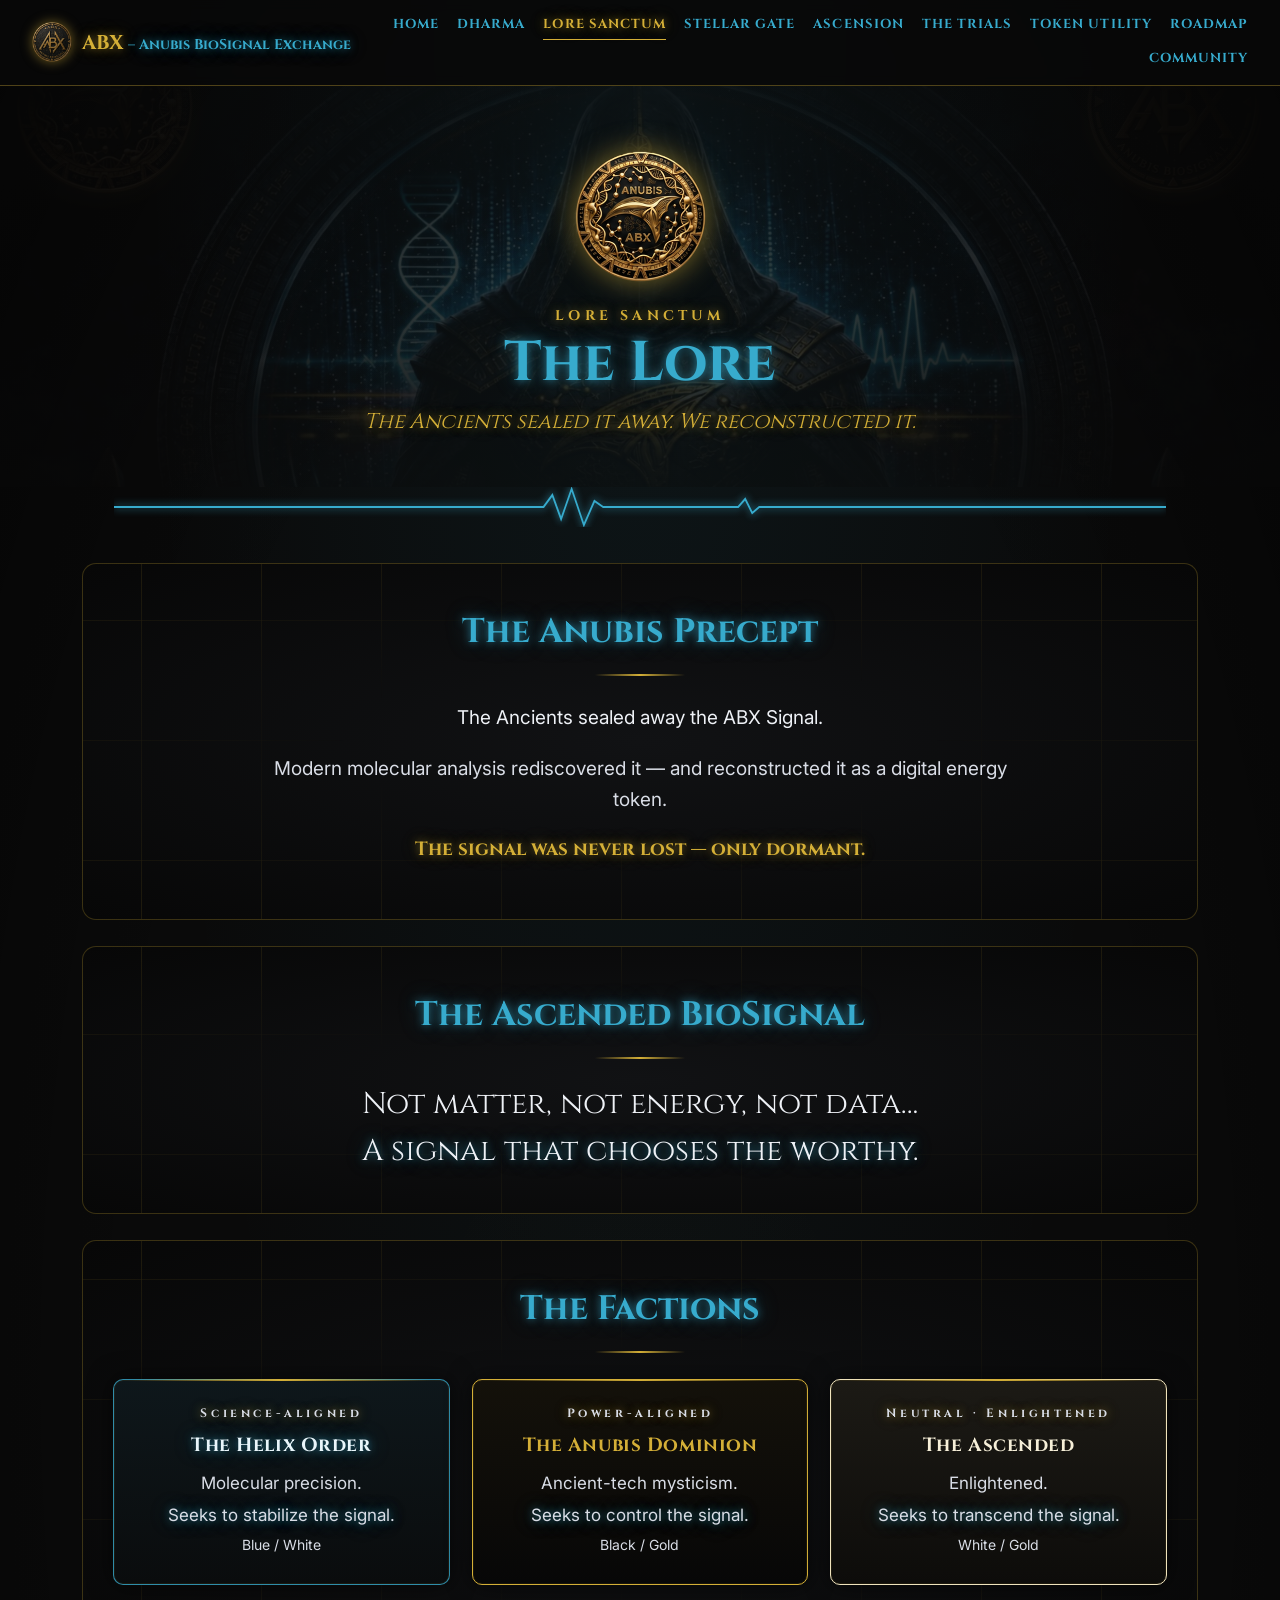
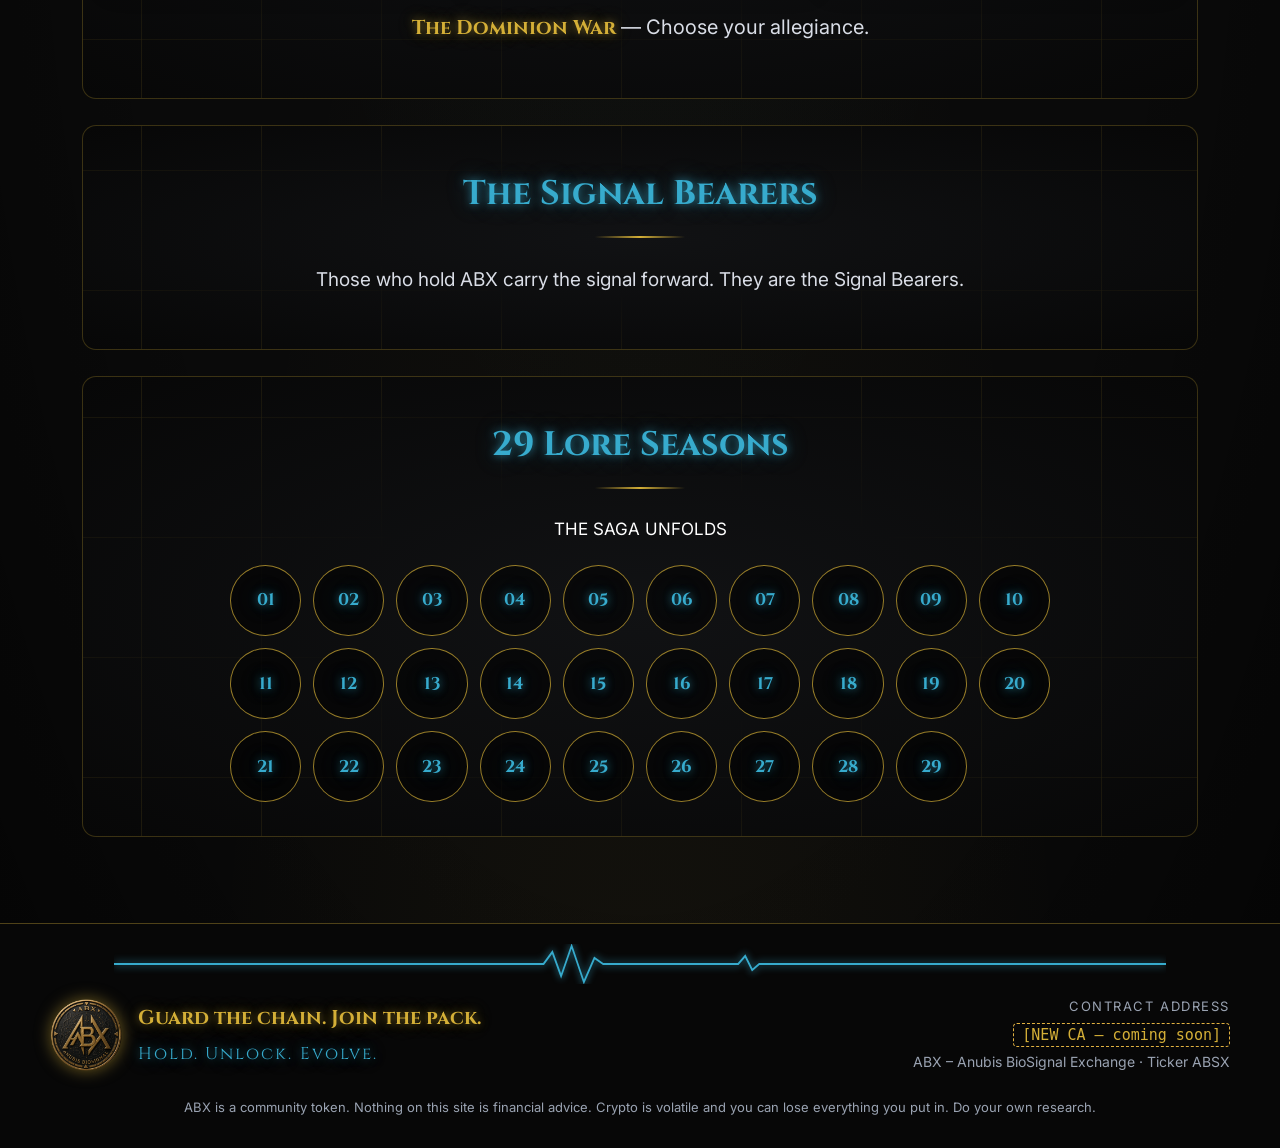
<file: lore-sanctum.html>
<!DOCTYPE html><html lang="en"><head><meta charset="utf-8"><meta name="viewport" content="width=device-width,initial-scale=1">
<title>The Lore · ABX – Anubis BioSignal Exchange</title><link rel="stylesheet" href="assets/css/abx.css"><link rel="icon" href="assets/img/coin-abx.png"></head>
<body><header class="top"><a class="brand" href="index.html"><img src="assets/img/coin-abx.png" alt=""><span><b>ABX</b> <i>– Anubis BioSignal Exchange</i></span></a>
<nav class="nav" aria-label="Main"><a href="index.html">HOME</a><a href="dharma.html">DHARMA</a><a href="lore-sanctum.html" class="on" aria-current="page">LORE SANCTUM</a><a href="stellar-gate.html">STELLAR GATE</a><a href="ascension.html">ASCENSION</a><a href="the-trials.html">THE TRIALS</a><a href="token-utility.html">TOKEN UTILITY</a><a href="roadmap.html">ROADMAP</a><a href="community.html">COMMUNITY</a></nav></header>
<section class="hero"><div class="hero-bg"></div><div class="hero-in">
<img class="emblem" src="assets/img/coin-left.png" alt="">
<p class="kicker">LORE SANCTUM</p><h1>The Lore</h1><p class="sub">The Ancients sealed it away. We reconstructed it.</p></div></section>
<div class="ecg" aria-hidden="true"><svg viewBox="0 0 1200 40" preserveAspectRatio="none"><path d="M0 20 H470 L490 20 L500 8 L510 32 L522 2 L536 38 L548 14 L558 20 H700 L712 20 L720 12 L728 26 L736 20 H1200"/></svg></div>
<main><section class="sec dark"><h2>The Anubis Precept</h2><div class="lore"><p class="lead">The Ancients sealed away the ABX Signal.</p>
<p>Modern molecular analysis rediscovered it — and reconstructed it as a digital energy token.</p>
<p class="gold-t">The signal was never lost — only dormant.</p></div></section><section class="sec dark"><h2>The Ascended BioSignal</h2><div class="lore quote"><p class="big">Not matter, not energy, not data…</p><p class="big cyan">A signal that chooses the worthy.</p></div></section><section class="sec dark"><h2>The Factions</h2><div class="grid3 rel"><div class="card faction helix"><p class="kicker">Science-aligned</p><h3>The Helix Order</h3><p>Molecular precision.</p><p class="cyan">Seeks to stabilize the signal.</p><p class="small">Blue / White</p></div><div class="card faction dominion"><p class="kicker">Power-aligned</p><h3>The Anubis Dominion</h3><p>Ancient-tech mysticism.</p><p class="cyan">Seeks to control the signal.</p><p class="small">Black / Gold</p></div><div class="card faction ascended"><p class="kicker">Neutral · Enlightened</p><h3>The Ascended</h3><p>Enlightened.</p><p class="cyan">Seeks to transcend the signal.</p><p class="small">White / Gold</p></div></div><p class="center event"><span class="gold-t">The Dominion War</span> — Choose your allegiance.</p></section><section class="sec dark"><h2>The Signal Bearers</h2><div class="lore"><p>Those who hold ABX carry the signal forward. They are the Signal Bearers.</p></div></section><section class="sec dark"><h2>29 Lore Seasons</h2><p class="center" style="color:#fff">THE SAGA UNFOLDS</p><div class="seasons"><div class="season"><span>01</span></div><div class="season"><span>02</span></div><div class="season"><span>03</span></div><div class="season"><span>04</span></div><div class="season"><span>05</span></div><div class="season"><span>06</span></div><div class="season"><span>07</span></div><div class="season"><span>08</span></div><div class="season"><span>09</span></div><div class="season"><span>10</span></div><div class="season"><span>11</span></div><div class="season"><span>12</span></div><div class="season"><span>13</span></div><div class="season"><span>14</span></div><div class="season"><span>15</span></div><div class="season"><span>16</span></div><div class="season"><span>17</span></div><div class="season"><span>18</span></div><div class="season"><span>19</span></div><div class="season"><span>20</span></div><div class="season"><span>21</span></div><div class="season"><span>22</span></div><div class="season"><span>23</span></div><div class="season"><span>24</span></div><div class="season"><span>25</span></div><div class="season"><span>26</span></div><div class="season"><span>27</span></div><div class="season"><span>28</span></div><div class="season"><span>29</span></div></div></section></main>
<footer class="foot"><div class="ecg" aria-hidden="true"><svg viewBox="0 0 1200 40" preserveAspectRatio="none"><path d="M0 20 H470 L490 20 L500 8 L510 32 L522 2 L536 38 L548 14 L558 20 H700 L712 20 L720 12 L728 26 L736 20 H1200"/></svg></div>
<div class="fwrap"><div class="fcol"><img class="fcoin" src="assets/img/coin-abx.png" alt="ABX coin">
<p class="gold-t">Guard the chain. Join the pack.</p><p class="tag">Hold. Unlock. Evolve.</p></div>
<div class="fcol"><p class="lbl">Contract address</p><code class="ca ph-ca">[NEW CA — coming soon]</code>
<p class="small">ABX – Anubis BioSignal Exchange · Ticker ABSX</p></div></div>
<p class="nfa">ABX is a community token. Nothing on this site is financial advice. Crypto is volatile and you can lose everything you put in. Do your own research.</p>
</footer>
<script src="assets/js/abx.js"></script></body></html>
</file>
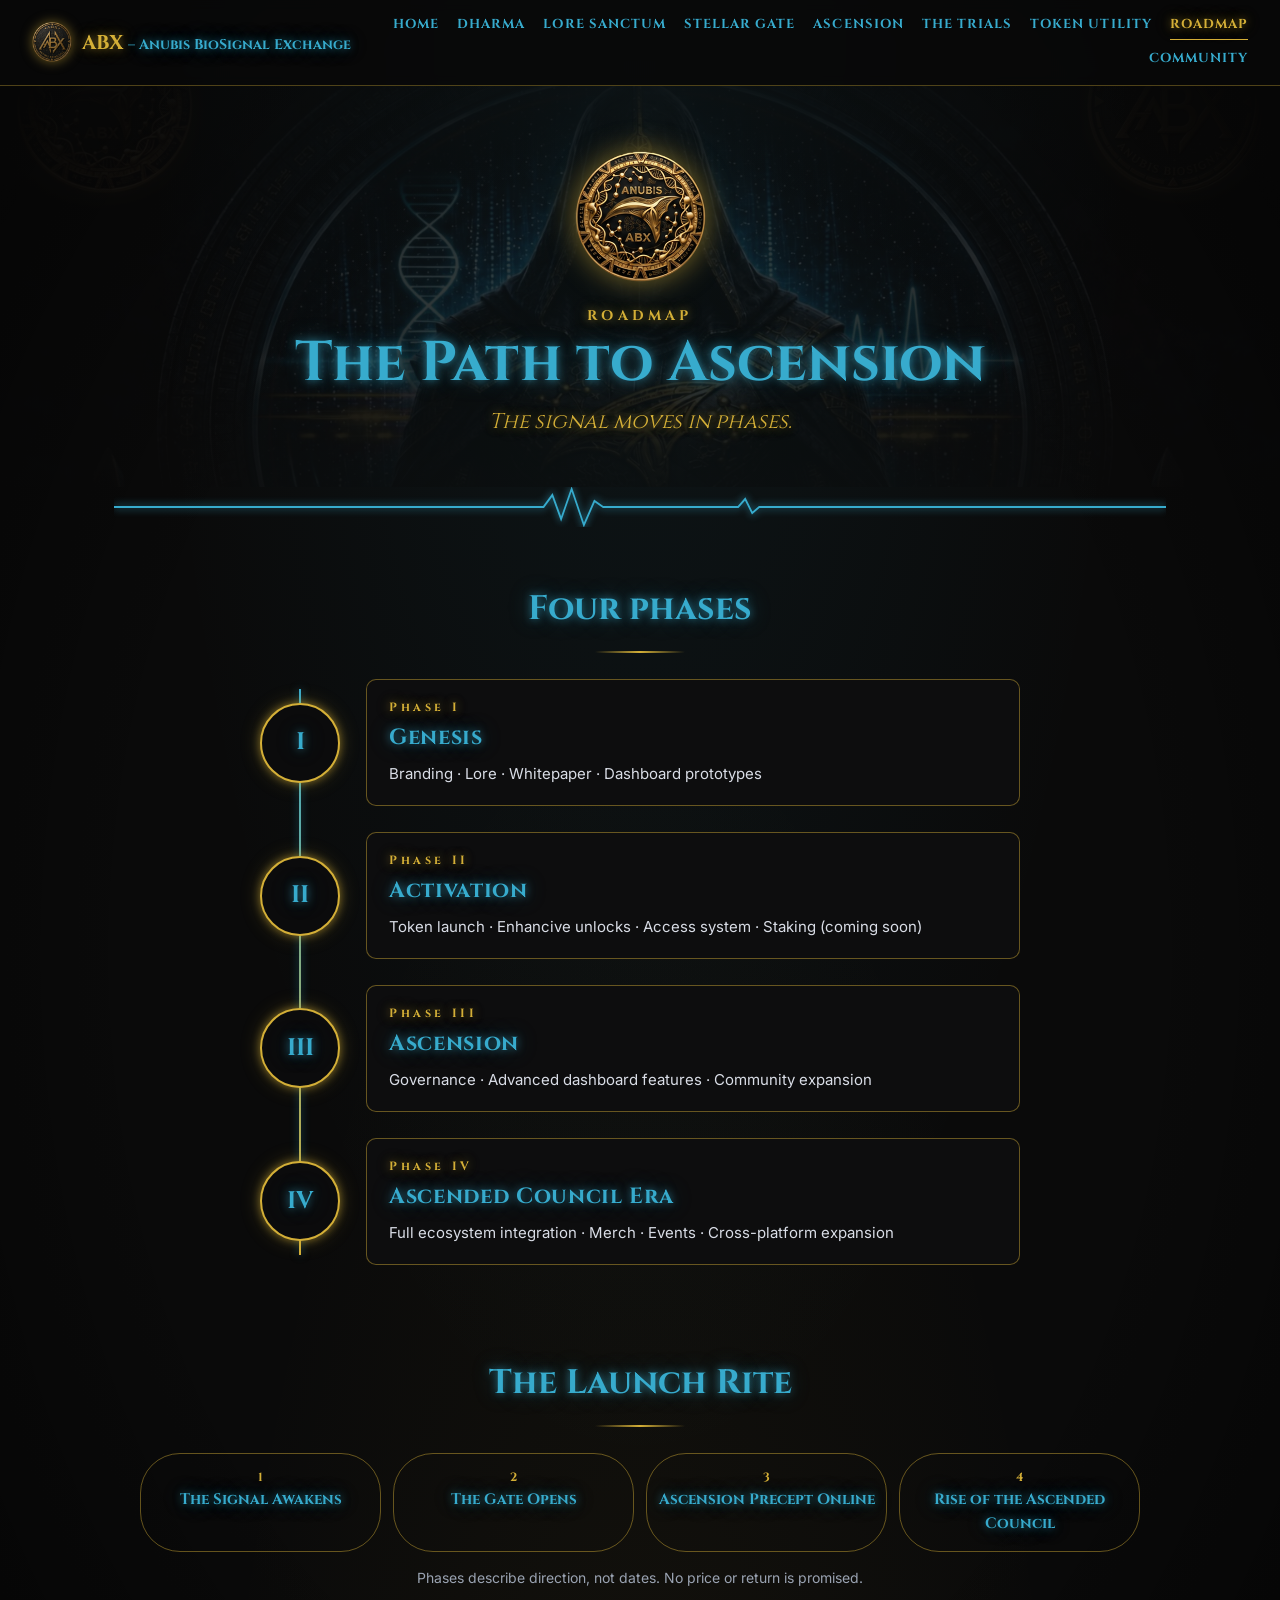
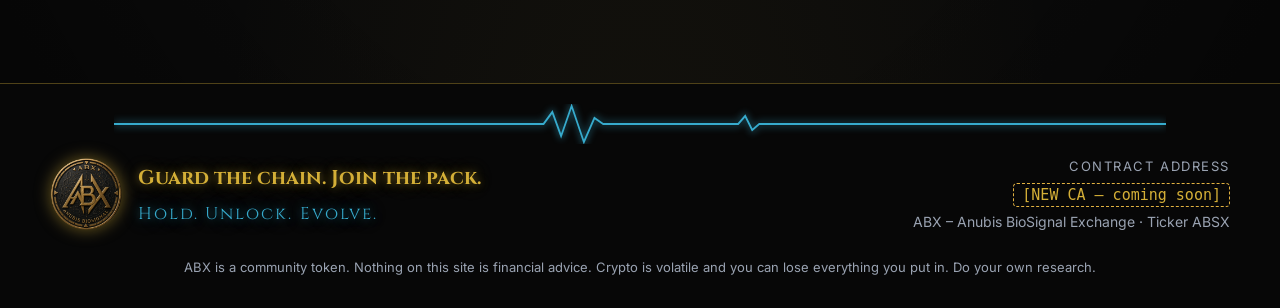
<file: roadmap.html>
<!DOCTYPE html><html lang="en"><head><meta charset="utf-8"><meta name="viewport" content="width=device-width,initial-scale=1">
<title>The Path to Ascension · ABX – Anubis BioSignal Exchange</title><link rel="stylesheet" href="assets/css/abx.css"><link rel="icon" href="assets/img/coin-abx.png"></head>
<body><header class="top"><a class="brand" href="index.html"><img src="assets/img/coin-abx.png" alt=""><span><b>ABX</b> <i>– Anubis BioSignal Exchange</i></span></a>
<nav class="nav" aria-label="Main"><a href="index.html">HOME</a><a href="dharma.html">DHARMA</a><a href="lore-sanctum.html">LORE SANCTUM</a><a href="stellar-gate.html">STELLAR GATE</a><a href="ascension.html">ASCENSION</a><a href="the-trials.html">THE TRIALS</a><a href="token-utility.html">TOKEN UTILITY</a><a href="roadmap.html" class="on" aria-current="page">ROADMAP</a><a href="community.html">COMMUNITY</a></nav></header>
<section class="hero"><div class="hero-bg"></div><div class="hero-in">
<img class="emblem" src="assets/img/coin-left.png" alt="">
<p class="kicker">ROADMAP</p><h1>The Path to Ascension</h1><p class="sub">The signal moves in phases.</p></div></section>
<div class="ecg" aria-hidden="true"><svg viewBox="0 0 1200 40" preserveAspectRatio="none"><path d="M0 20 H470 L490 20 L500 8 L510 32 L522 2 L536 38 L548 14 L558 20 H700 L712 20 L720 12 L728 26 L736 20 H1200"/></svg></div>
<main><section class="sec "><h2>Four phases</h2><div class="timeline"><div class="phase"><div class="pdot"><span>I</span></div><div class="pbody"><p class="kicker">Phase I</p><h3>Genesis</h3><p class="pitems">Branding · Lore · Whitepaper · Dashboard prototypes</p></div></div><div class="phase"><div class="pdot"><span>II</span></div><div class="pbody"><p class="kicker">Phase II</p><h3>Activation</h3><p class="pitems">Token launch · Enhancive unlocks · Access system · Staking (coming soon)</p></div></div><div class="phase"><div class="pdot"><span>III</span></div><div class="pbody"><p class="kicker">Phase III</p><h3>Ascension</h3><p class="pitems">Governance · Advanced dashboard features · Community expansion</p></div></div><div class="phase"><div class="pdot"><span>IV</span></div><div class="pbody"><p class="kicker">Phase IV</p><h3>Ascended Council Era</h3><p class="pitems">Full ecosystem integration · Merch · Events · Cross-platform expansion</p></div></div></div></section><section class="sec "><h2>The Launch Rite</h2><div class="rites"><div class="rite"><span>1</span>The Signal Awakens</div><div class="rite"><span>2</span>The Gate Opens</div><div class="rite"><span>3</span>Ascension Precept Online</div><div class="rite"><span>4</span>Rise of the Ascended Council</div></div><p class="center small">Phases describe direction, not dates. No price or return is promised.</p></section></main>
<footer class="foot"><div class="ecg" aria-hidden="true"><svg viewBox="0 0 1200 40" preserveAspectRatio="none"><path d="M0 20 H470 L490 20 L500 8 L510 32 L522 2 L536 38 L548 14 L558 20 H700 L712 20 L720 12 L728 26 L736 20 H1200"/></svg></div>
<div class="fwrap"><div class="fcol"><img class="fcoin" src="assets/img/coin-abx.png" alt="ABX coin">
<p class="gold-t">Guard the chain. Join the pack.</p><p class="tag">Hold. Unlock. Evolve.</p></div>
<div class="fcol"><p class="lbl">Contract address</p><code class="ca ph-ca">[NEW CA — coming soon]</code>
<p class="small">ABX – Anubis BioSignal Exchange · Ticker ABSX</p></div></div>
<p class="nfa">ABX is a community token. Nothing on this site is financial advice. Crypto is volatile and you can lose everything you put in. Do your own research.</p>
</footer>
<script src="assets/js/abx.js"></script></body></html>
</file>
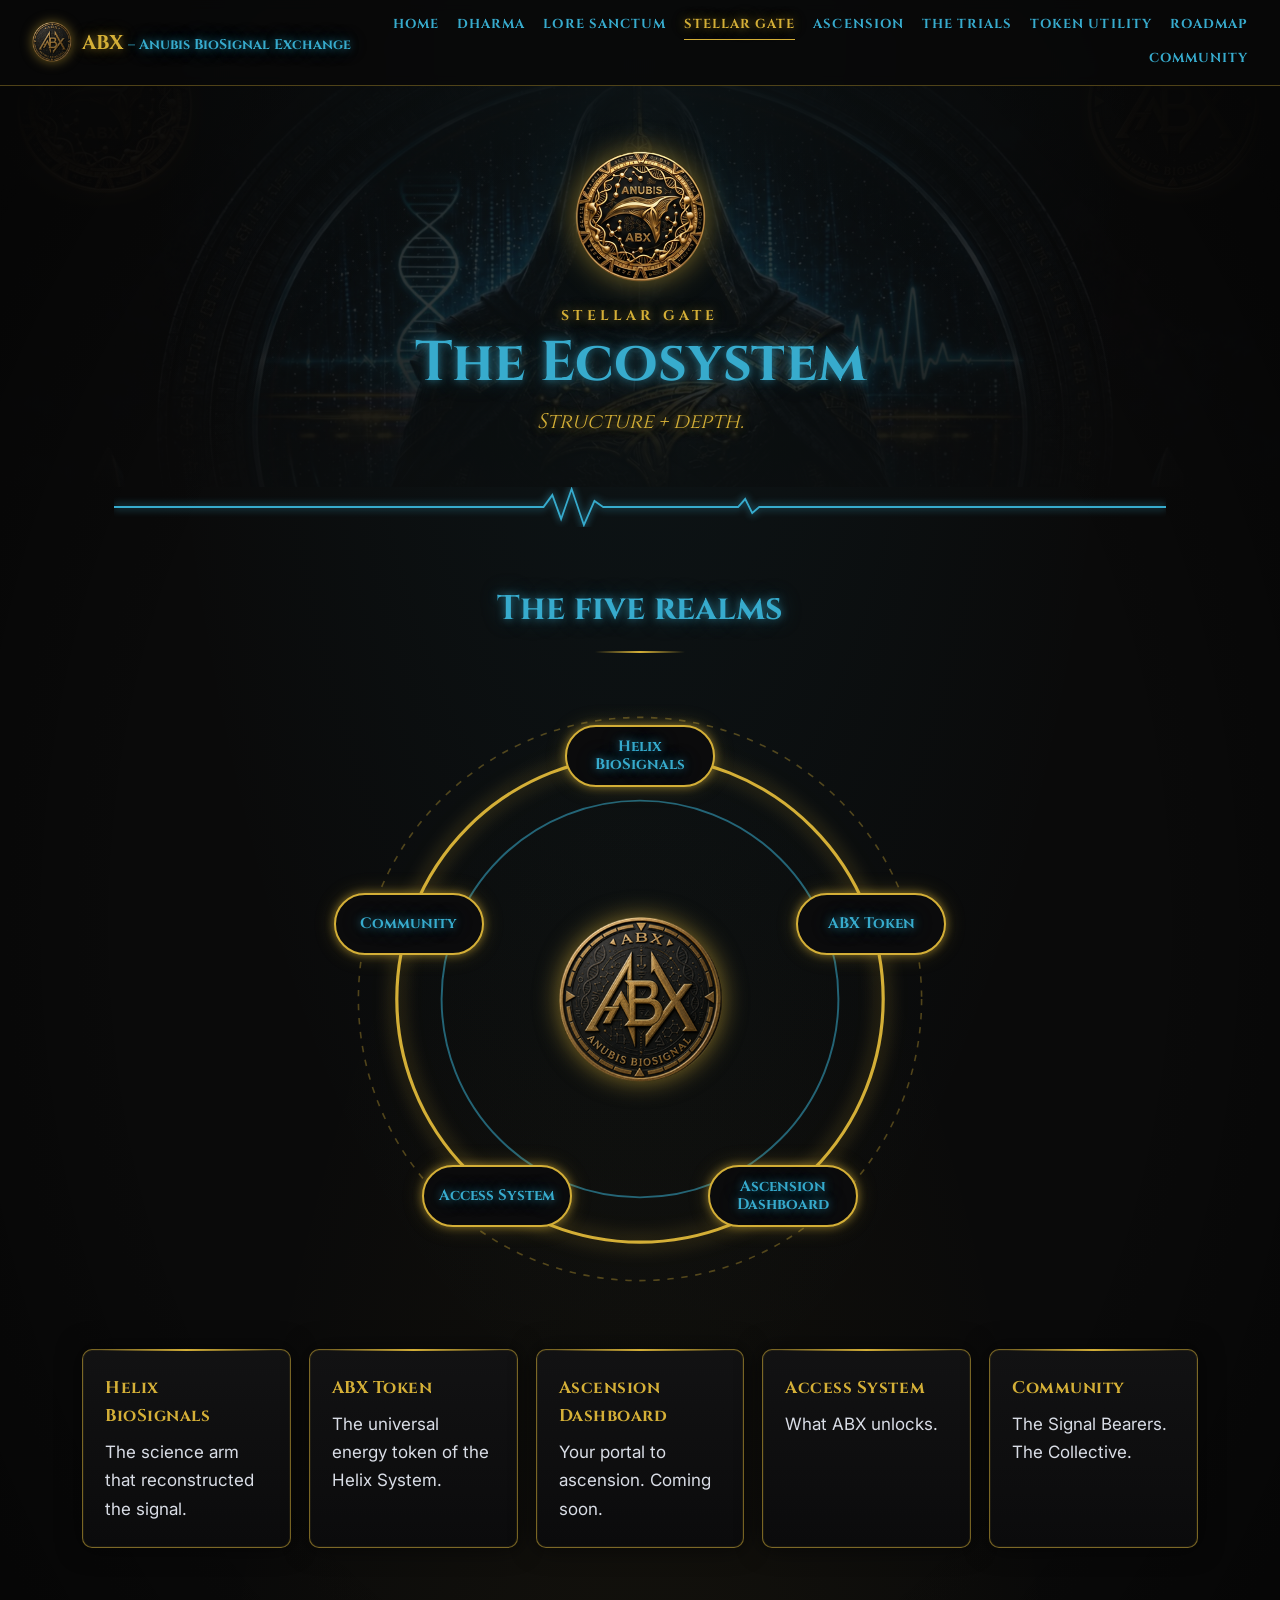
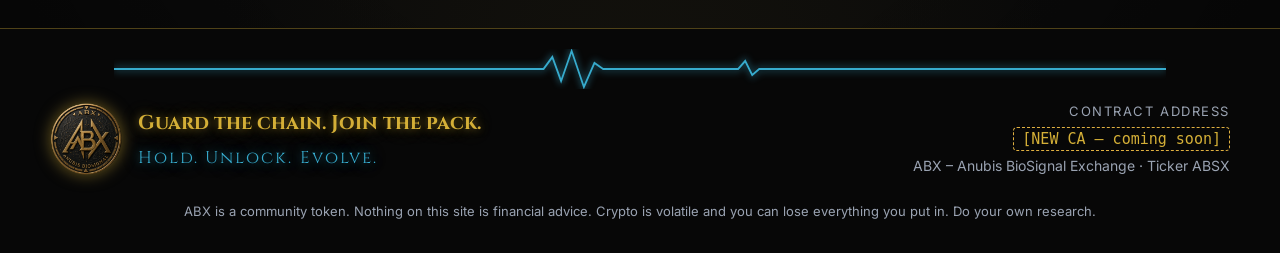
<file: stellar-gate.html>
<!DOCTYPE html><html lang="en"><head><meta charset="utf-8"><meta name="viewport" content="width=device-width,initial-scale=1">
<title>The Ecosystem · ABX – Anubis BioSignal Exchange</title><link rel="stylesheet" href="assets/css/abx.css"><link rel="icon" href="assets/img/coin-abx.png"></head>
<body><header class="top"><a class="brand" href="index.html"><img src="assets/img/coin-abx.png" alt=""><span><b>ABX</b> <i>– Anubis BioSignal Exchange</i></span></a>
<nav class="nav" aria-label="Main"><a href="index.html">HOME</a><a href="dharma.html">DHARMA</a><a href="lore-sanctum.html">LORE SANCTUM</a><a href="stellar-gate.html" class="on" aria-current="page">STELLAR GATE</a><a href="ascension.html">ASCENSION</a><a href="the-trials.html">THE TRIALS</a><a href="token-utility.html">TOKEN UTILITY</a><a href="roadmap.html">ROADMAP</a><a href="community.html">COMMUNITY</a></nav></header>
<section class="hero"><div class="hero-bg"></div><div class="hero-in">
<img class="emblem" src="assets/img/coin-left.png" alt="">
<p class="kicker">STELLAR GATE</p><h1>The Ecosystem</h1><p class="sub">Structure + depth.</p></div></section>
<div class="ecg" aria-hidden="true"><svg viewBox="0 0 1200 40" preserveAspectRatio="none"><path d="M0 20 H470 L490 20 L500 8 L510 32 L522 2 L536 38 L548 14 L558 20 H700 L712 20 L720 12 L728 26 L736 20 H1200"/></svg></div>
<main><section class="sec "><h2>The five realms</h2><div class="ringwrap"><svg class="ringsvg" viewBox="0 0 100 100" aria-hidden="true">
<circle cx="50" cy="50" r="38" class="r1"/><circle cx="50" cy="50" r="44" class="r2"/><circle cx="50" cy="50" r="31" class="r3"/></svg>
<div class="core"><img src="assets/img/coin-abx.png" alt="ABX coin"></div><div class="node" style="left:50.00%;top:12.00%"><b>Helix BioSignals</b></div><div class="node" style="left:86.14%;top:38.26%"><b>ABX Token</b></div><div class="node" style="left:72.34%;top:80.74%"><b>Ascension Dashboard</b></div><div class="node" style="left:27.66%;top:80.74%"><b>Access System</b></div><div class="node" style="left:13.86%;top:38.26%"><b>Community</b></div></div><div class="grid5"><div class="card"><h3>Helix BioSignals</h3><p>The science arm that reconstructed the signal.</p></div><div class="card"><h3>ABX Token</h3><p>The universal energy token of the Helix System.</p></div><div class="card"><h3>Ascension Dashboard</h3><p>Your portal to ascension. Coming soon.</p></div><div class="card"><h3>Access System</h3><p>What ABX unlocks.</p></div><div class="card"><h3>Community</h3><p>The Signal Bearers. The Collective.</p></div></div></section></main>
<footer class="foot"><div class="ecg" aria-hidden="true"><svg viewBox="0 0 1200 40" preserveAspectRatio="none"><path d="M0 20 H470 L490 20 L500 8 L510 32 L522 2 L536 38 L548 14 L558 20 H700 L712 20 L720 12 L728 26 L736 20 H1200"/></svg></div>
<div class="fwrap"><div class="fcol"><img class="fcoin" src="assets/img/coin-abx.png" alt="ABX coin">
<p class="gold-t">Guard the chain. Join the pack.</p><p class="tag">Hold. Unlock. Evolve.</p></div>
<div class="fcol"><p class="lbl">Contract address</p><code class="ca ph-ca">[NEW CA — coming soon]</code>
<p class="small">ABX – Anubis BioSignal Exchange · Ticker ABSX</p></div></div>
<p class="nfa">ABX is a community token. Nothing on this site is financial advice. Crypto is volatile and you can lose everything you put in. Do your own research.</p>
</footer>
<script src="assets/js/abx.js"></script></body></html>
</file>
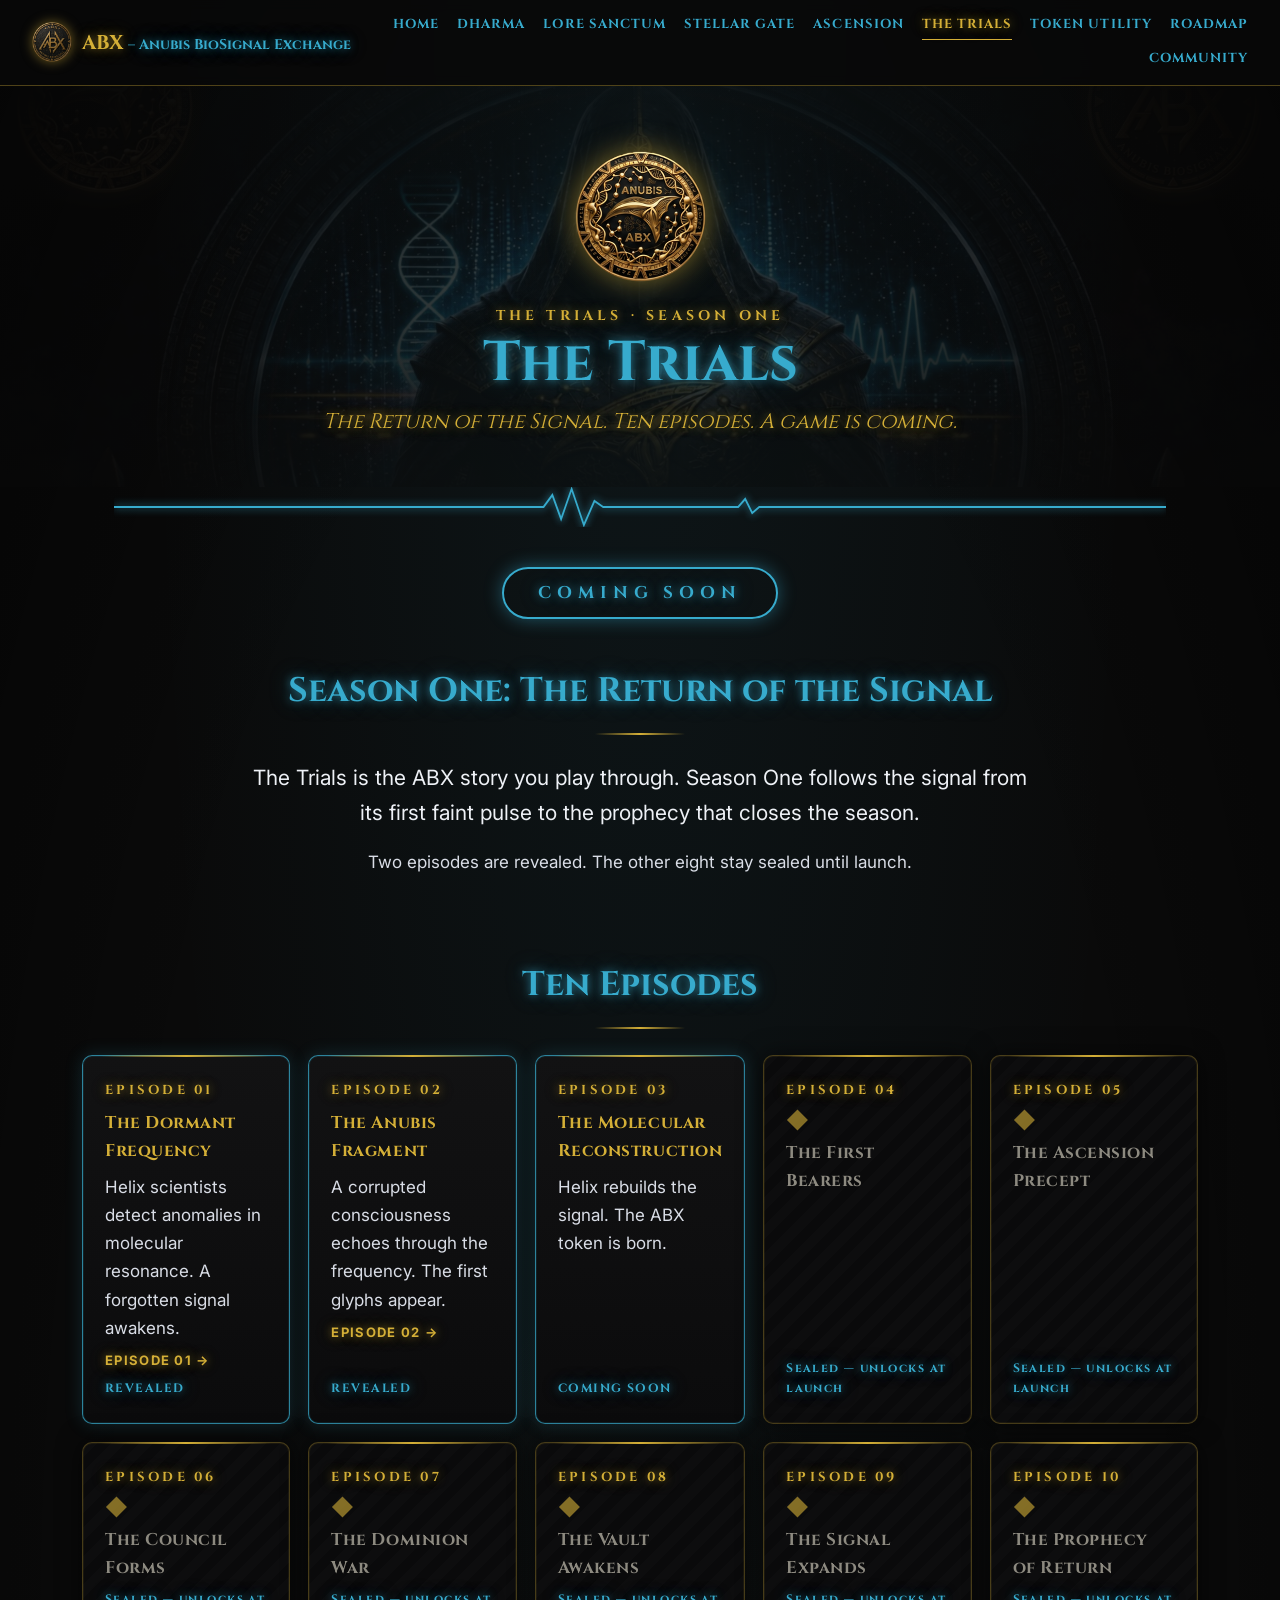
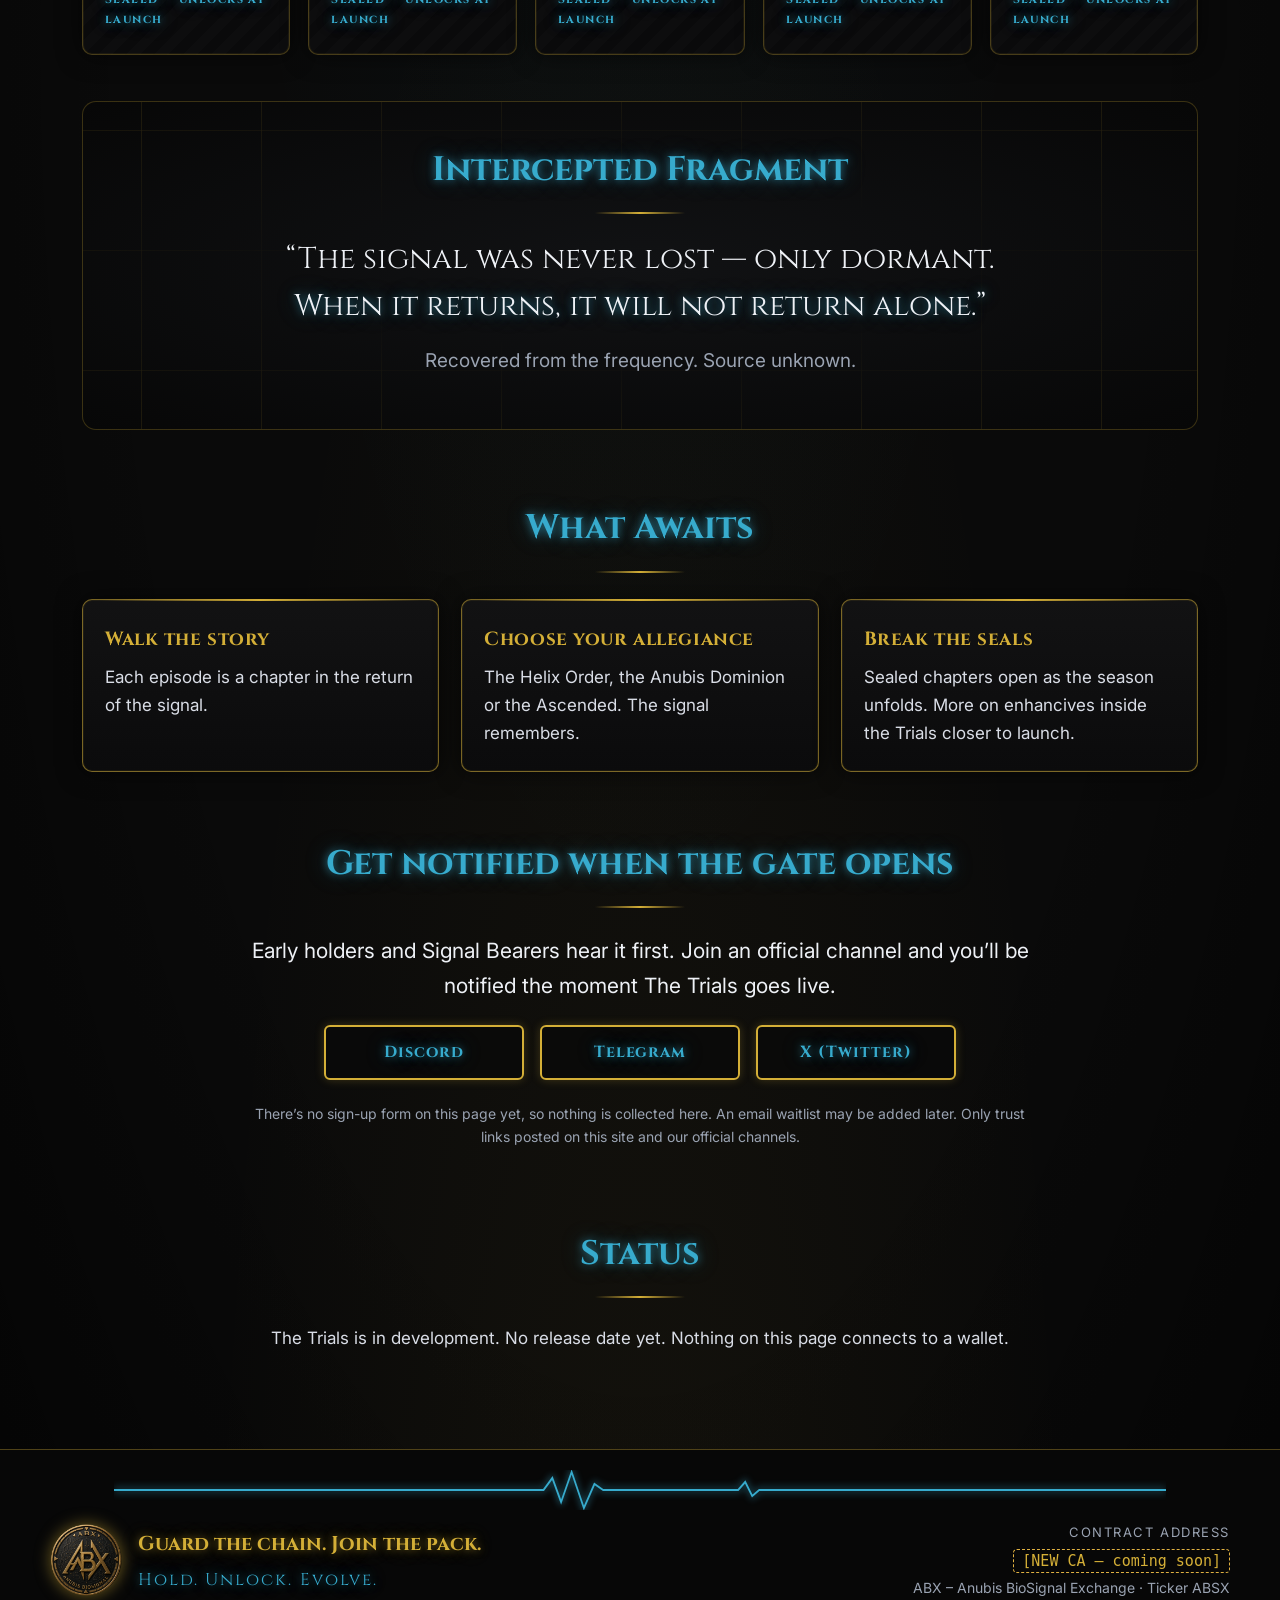
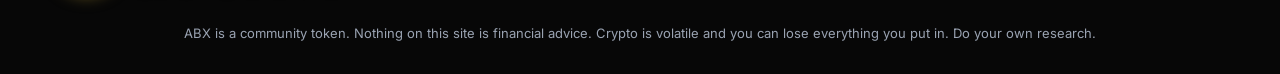
<file: the-trials.html>
<!DOCTYPE html><html lang="en"><head><meta charset="utf-8"><meta name="viewport" content="width=device-width,initial-scale=1">
<title>The Trials · ABX – Anubis BioSignal Exchange</title><link rel="stylesheet" href="assets/css/abx.css"><link rel="icon" href="assets/img/coin-abx.png"><style>
.eps{display:grid;grid-template-columns:repeat(5,1fr);gap:18px;margin-top:26px}
.ep{display:flex;flex-direction:column;gap:8px;min-height:190px}
.ep .enum{font-family:"Cinzel",serif;font-weight:700;font-size:13px;letter-spacing:.25em;color:var(--gold);text-shadow:var(--gold-glow)}
.ep h3{font-size:17px;margin:0}
.ep.open{border-color:rgba(55,171,205,.75);box-shadow:inset 0 0 0 1px rgba(55,171,205,.12),0 0 18px rgba(55,171,205,.18)}
.ep.sealed{background:repeating-linear-gradient(135deg,#0d0d0e 0 10px,#0a0a0b 10px 20px);border-color:rgba(212,175,55,.3)}
.ep.sealed h3{color:#8d8a80}
.ep .seal{margin-top:auto;font-family:"Cinzel",serif;font-size:12px;font-weight:700;letter-spacing:.12em;color:var(--cyan);text-shadow:var(--cyan-glow)}
.ep .glyph{font-size:22px;color:rgba(212,175,55,.6);line-height:1}
.ep .eplink{font-weight:700;font-size:13px;letter-spacing:.1em;color:var(--gold);text-decoration:none;text-shadow:var(--gold-glow)}
.ep .eplink:hover{color:var(--cyan);text-shadow:var(--cyan-glow)}
@media (max-width:1000px){.eps{grid-template-columns:repeat(2,1fr)}}
@media (max-width:640px){.eps{grid-template-columns:minmax(0,1fr);gap:14px}.ep{min-height:0}.ep .enum{letter-spacing:.18em}}
</style></head>
<body><header class="top"><a class="brand" href="index.html"><img src="assets/img/coin-abx.png" alt=""><span><b>ABX</b> <i>– Anubis BioSignal Exchange</i></span></a>
<nav class="nav" aria-label="Main"><a href="index.html">HOME</a><a href="dharma.html">DHARMA</a><a href="lore-sanctum.html">LORE SANCTUM</a><a href="stellar-gate.html">STELLAR GATE</a><a href="ascension.html">ASCENSION</a><a href="the-trials.html" class="on" aria-current="page">THE TRIALS</a><a href="token-utility.html">TOKEN UTILITY</a><a href="roadmap.html">ROADMAP</a><a href="community.html">COMMUNITY</a></nav></header>
<section class="hero"><div class="hero-bg"></div><div class="hero-in">
<img class="emblem" src="assets/img/coin-left.png" alt="">
<p class="kicker">THE TRIALS · SEASON ONE</p><h1>The Trials</h1><p class="sub">The Return of the Signal. Ten episodes. A game is coming.</p></div></section>
<div class="ecg" aria-hidden="true"><svg viewBox="0 0 1200 40" preserveAspectRatio="none"><path d="M0 20 H470 L490 20 L500 8 L510 32 L522 2 L536 38 L548 14 L558 20 H700 L712 20 L720 12 L728 26 L736 20 H1200"/></svg></div>
<main><div class="soon">COMING SOON</div><section class="sec "><h2>Season One: The Return of the Signal</h2><p class="lead">The Trials is the ABX story you play through. Season One follows the signal from its first faint pulse to the prophecy that closes the season.</p>
<p class="center">Two episodes are revealed. The other eight stay sealed until launch.</p></section><section class="sec "><h2>Ten Episodes</h2><div class="eps"><div class="card ep open"><span class="enum">EPISODE 01</span><h3>The Dormant Frequency</h3><p>Helix scientists detect anomalies in molecular resonance. A forgotten signal awakens.</p><a class="eplink" href="episode-1-the-dormant-frequency.html">EPISODE 01 →</a><span class="seal">REVEALED</span></div><div class="card ep open"><span class="enum">EPISODE 02</span><h3>The Anubis Fragment</h3><p>A corrupted consciousness echoes through the frequency. The first glyphs appear.</p><a class="eplink" href="episode-2-the-anubis-fragment.html">EPISODE 02 →</a><span class="seal">REVEALED</span></div><div class="card ep open"><span class="enum">EPISODE 03</span><h3>The Molecular Reconstruction</h3><p>Helix rebuilds the signal. The ABX token is born.</p><span class="seal">COMING SOON</span></div><div class="card ep sealed"><span class="enum">EPISODE 04</span><span class="glyph" aria-hidden="true">&#9670;</span><h3>The First Bearers</h3><span class="seal">Sealed — unlocks at launch</span></div><div class="card ep sealed"><span class="enum">EPISODE 05</span><span class="glyph" aria-hidden="true">&#9670;</span><h3>The Ascension Precept</h3><span class="seal">Sealed — unlocks at launch</span></div><div class="card ep sealed"><span class="enum">EPISODE 06</span><span class="glyph" aria-hidden="true">&#9670;</span><h3>The Council Forms</h3><span class="seal">Sealed — unlocks at launch</span></div><div class="card ep sealed"><span class="enum">EPISODE 07</span><span class="glyph" aria-hidden="true">&#9670;</span><h3>The Dominion War</h3><span class="seal">Sealed — unlocks at launch</span></div><div class="card ep sealed"><span class="enum">EPISODE 08</span><span class="glyph" aria-hidden="true">&#9670;</span><h3>The Vault Awakens</h3><span class="seal">Sealed — unlocks at launch</span></div><div class="card ep sealed"><span class="enum">EPISODE 09</span><span class="glyph" aria-hidden="true">&#9670;</span><h3>The Signal Expands</h3><span class="seal">Sealed — unlocks at launch</span></div><div class="card ep sealed"><span class="enum">EPISODE 10</span><span class="glyph" aria-hidden="true">&#9670;</span><h3>The Prophecy of Return</h3><span class="seal">Sealed — unlocks at launch</span></div></div></section><section class="sec dark"><h2>Intercepted Fragment</h2><div class="lore quote"><p class="big">“The signal was never lost — only dormant.</p><p class="big cyan">When it returns, it will not return alone.”</p>
<p class="small">Recovered from the frequency. Source unknown.</p></div></section><section class="sec "><h2>What Awaits</h2><div class="grid3">
<div class="card"><h3>Walk the story</h3><p>Each episode is a chapter in the return of the signal.</p></div>
<div class="card"><h3>Choose your allegiance</h3><p>The Helix Order, the Anubis Dominion or the Ascended. The signal remembers.</p></div>
<div class="card"><h3>Break the seals</h3><p>Sealed chapters open as the season unfolds. More on enhancives inside the Trials closer to launch.</p></div></div></section><section class="sec "><h2>Get notified when the gate opens</h2><p class="lead">Early holders and Signal Bearers hear it first. Join an official channel and you’ll be notified the moment The Trials goes live.</p>
<div class="btnrow"><a class="btn" href="https://discord.gg/HVHPubra5a" target="_blank" rel="noopener">Discord</a><a class="btn" href="https://t.me/+SRusGNJ9nok1MjM5" target="_blank" rel="noopener">Telegram</a><a class="btn" href="https://x.com/Anubis_ABX" target="_blank" rel="noopener">X (Twitter)</a></div>
<p class="center small">There’s no sign-up form on this page yet, so nothing is collected here. An email waitlist may be added later. Only trust links posted on this site and our official channels.</p></section><section class="sec "><h2>Status</h2><p class="center">The Trials is in development. No release date yet. Nothing on this page connects to a wallet.</p></section></main>
<footer class="foot"><div class="ecg" aria-hidden="true"><svg viewBox="0 0 1200 40" preserveAspectRatio="none"><path d="M0 20 H470 L490 20 L500 8 L510 32 L522 2 L536 38 L548 14 L558 20 H700 L712 20 L720 12 L728 26 L736 20 H1200"/></svg></div>
<div class="fwrap"><div class="fcol"><img class="fcoin" src="assets/img/coin-abx.png" alt="ABX coin">
<p class="gold-t">Guard the chain. Join the pack.</p><p class="tag">Hold. Unlock. Evolve.</p></div>
<div class="fcol"><p class="lbl">Contract address</p><code class="ca ph-ca">[NEW CA — coming soon]</code>
<p class="small">ABX – Anubis BioSignal Exchange · Ticker ABSX</p></div></div>
<p class="nfa">ABX is a community token. Nothing on this site is financial advice. Crypto is volatile and you can lose everything you put in. Do your own research.</p>
</footer>
<script src="assets/js/abx.js"></script></body></html>
</file>
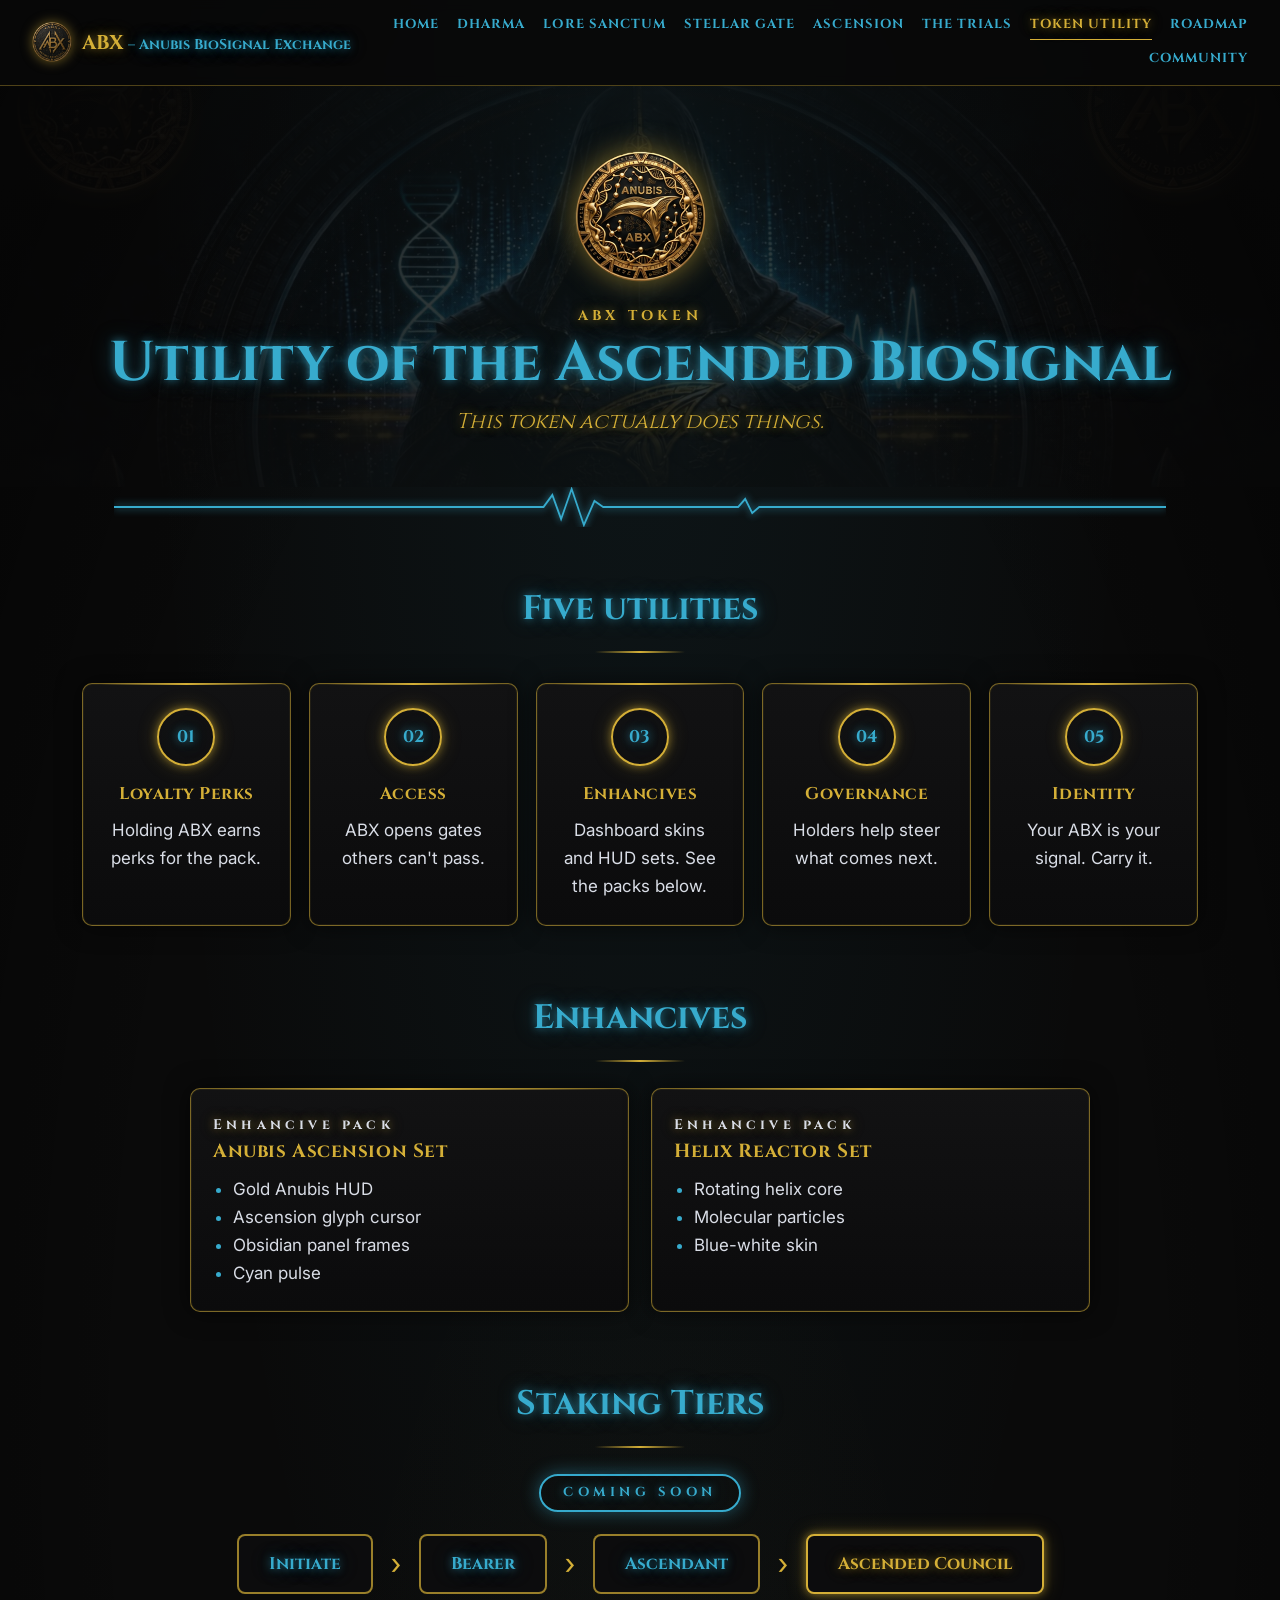
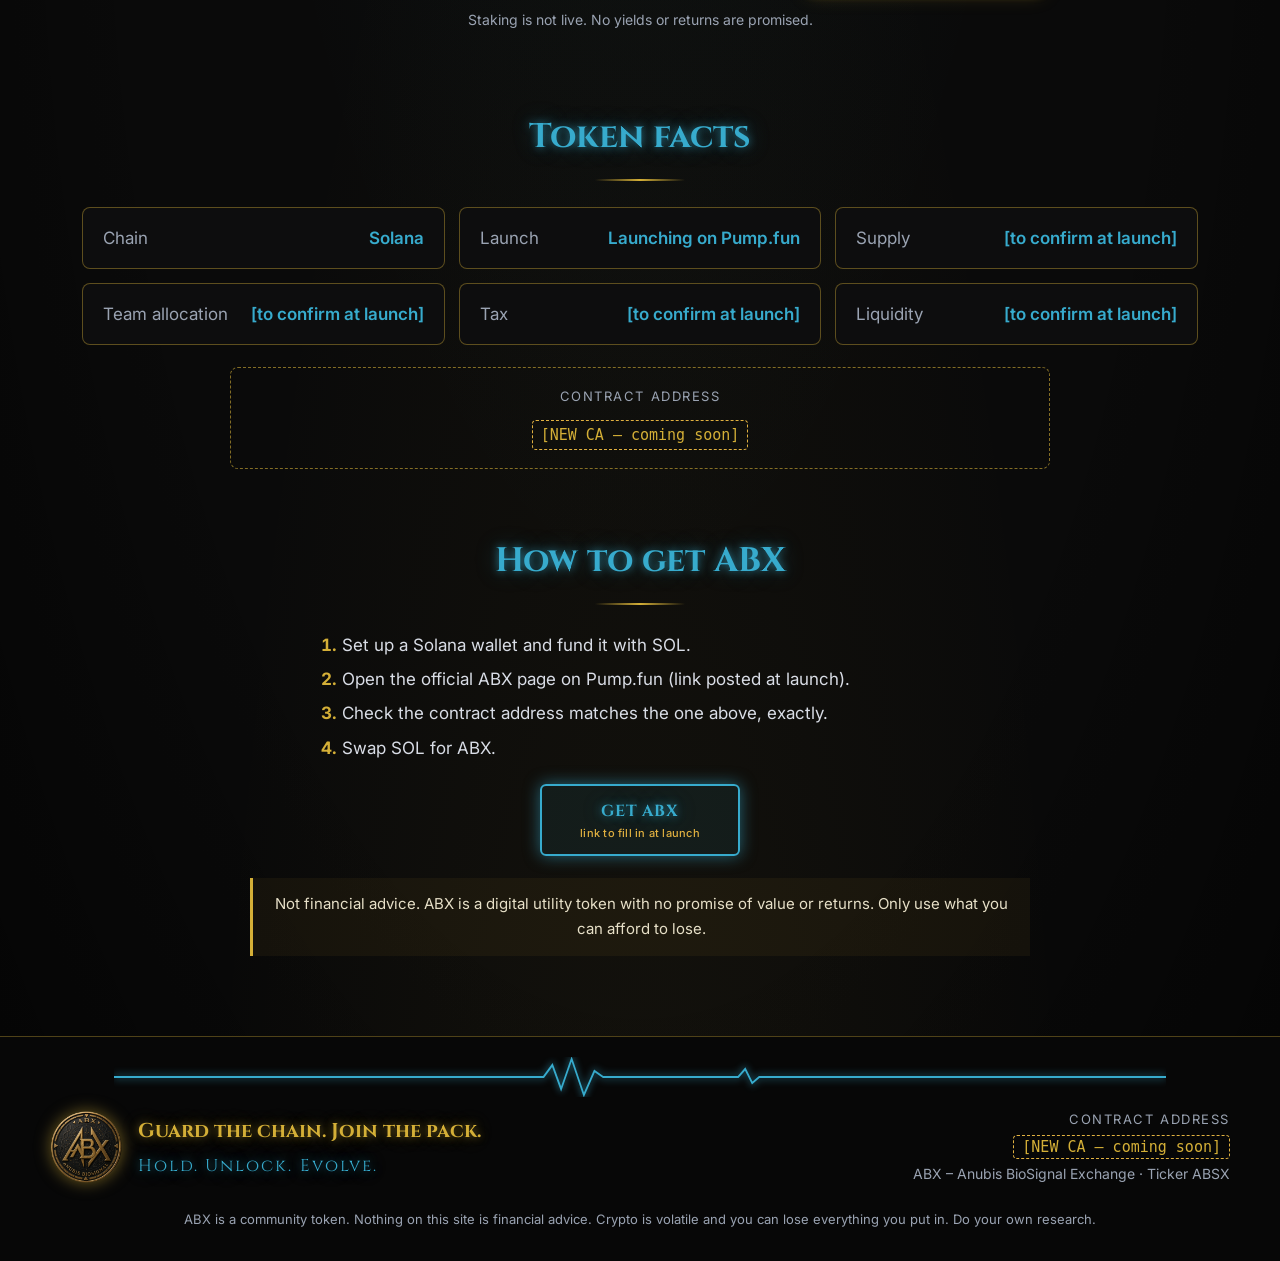
<file: token-utility.html>
<!DOCTYPE html><html lang="en"><head><meta charset="utf-8"><meta name="viewport" content="width=device-width,initial-scale=1">
<title>Utility of the Ascended BioSignal · ABX – Anubis BioSignal Exchange</title><link rel="stylesheet" href="assets/css/abx.css"><link rel="icon" href="assets/img/coin-abx.png"></head>
<body><header class="top"><a class="brand" href="index.html"><img src="assets/img/coin-abx.png" alt=""><span><b>ABX</b> <i>– Anubis BioSignal Exchange</i></span></a>
<nav class="nav" aria-label="Main"><a href="index.html">HOME</a><a href="dharma.html">DHARMA</a><a href="lore-sanctum.html">LORE SANCTUM</a><a href="stellar-gate.html">STELLAR GATE</a><a href="ascension.html">ASCENSION</a><a href="the-trials.html">THE TRIALS</a><a href="token-utility.html" class="on" aria-current="page">TOKEN UTILITY</a><a href="roadmap.html">ROADMAP</a><a href="community.html">COMMUNITY</a></nav></header>
<section class="hero"><div class="hero-bg"></div><div class="hero-in">
<img class="emblem" src="assets/img/coin-left.png" alt="">
<p class="kicker">ABX TOKEN</p><h1>Utility of the Ascended BioSignal</h1><p class="sub">This token actually does things.</p></div></section>
<div class="ecg" aria-hidden="true"><svg viewBox="0 0 1200 40" preserveAspectRatio="none"><path d="M0 20 H470 L490 20 L500 8 L510 32 L522 2 L536 38 L548 14 L558 20 H700 L712 20 L720 12 L728 26 L736 20 H1200"/></svg></div>
<main><section class="sec "><h2>Five utilities</h2><div class="grid5"><div class="card ucard"><div class="uicon">01</div><h3>Loyalty Perks</h3><p>Holding ABX earns perks for the pack.</p></div><div class="card ucard"><div class="uicon">02</div><h3>Access</h3><p>ABX opens gates others can't pass.</p></div><div class="card ucard"><div class="uicon">03</div><h3>Enhancives</h3><p>Dashboard skins and HUD sets. See the packs below.</p></div><div class="card ucard"><div class="uicon">04</div><h3>Governance</h3><p>Holders help steer what comes next.</p></div><div class="card ucard"><div class="uicon">05</div><h3>Identity</h3><p>Your ABX is your signal. Carry it.</p></div></div></section><section class="sec "><h2>Enhancives</h2><div class="grid2"><div class="card"><p class="kicker">Enhancive pack</p><h3>Anubis Ascension Set</h3><ul class="plist"><li>Gold Anubis HUD</li><li>Ascension glyph cursor</li><li>Obsidian panel frames</li><li>Cyan pulse</li></ul></div>
<div class="card"><p class="kicker">Enhancive pack</p><h3>Helix Reactor Set</h3><ul class="plist"><li>Rotating helix core</li><li>Molecular particles</li><li>Blue-white skin</li></ul></div></div></section><section class="sec "><h2>Staking Tiers</h2><div class="soon sm">COMING SOON</div><div class="tiers "><div class="tier">Initiate</div><div class="arrow">›</div><div class="tier">Bearer</div><div class="arrow">›</div><div class="tier">Ascendant</div><div class="arrow">›</div><div class="tier top">Ascended Council</div></div><p class="center small">Staking is not live. No yields or returns are promised.</p></section><section class="sec "><h2>Token facts</h2><div class="facts"><div class="fact"><span>Chain</span><b>Solana</b></div><div class="fact"><span>Launch</span><b>Launching on Pump.fun</b></div><div class="fact"><span>Supply</span><b>[to confirm at launch]</b></div><div class="fact"><span>Team allocation</span><b>[to confirm at launch]</b></div><div class="fact"><span>Tax</span><b>[to confirm at launch]</b></div><div class="fact"><span>Liquidity</span><b>[to confirm at launch]</b></div></div><div class="cabox"><p class="lbl">Contract address</p><code class="ca ph-ca" id="ca">[NEW CA — coming soon]</code></div></section><section class="sec "><h2>How to get ABX</h2><ol class="steps"><li>Set up a Solana wallet and fund it with SOL.</li><li>Open the official ABX page on Pump.fun (link posted at launch).</li><li>Check the contract address matches the one above, exactly.</li><li>Swap SOL for ABX.</li></ol>
<div class="btnrow"><a class="btn primary" href="#" target="_blank" rel="noopener" data-placeholder="true">GET ABX<span class="ph">link to fill in at launch</span></a></div>
<p class="warn">Not financial advice. ABX is a digital utility token with no promise of value or returns. Only use what you can afford to lose.</p></section></main>
<footer class="foot"><div class="ecg" aria-hidden="true"><svg viewBox="0 0 1200 40" preserveAspectRatio="none"><path d="M0 20 H470 L490 20 L500 8 L510 32 L522 2 L536 38 L548 14 L558 20 H700 L712 20 L720 12 L728 26 L736 20 H1200"/></svg></div>
<div class="fwrap"><div class="fcol"><img class="fcoin" src="assets/img/coin-abx.png" alt="ABX coin">
<p class="gold-t">Guard the chain. Join the pack.</p><p class="tag">Hold. Unlock. Evolve.</p></div>
<div class="fcol"><p class="lbl">Contract address</p><code class="ca ph-ca">[NEW CA — coming soon]</code>
<p class="small">ABX – Anubis BioSignal Exchange · Ticker ABSX</p></div></div>
<p class="nfa">ABX is a community token. Nothing on this site is financial advice. Crypto is volatile and you can lose everything you put in. Do your own research.</p>
</footer>
<script src="assets/js/abx.js"></script></body></html>
</file>
<file: assets/css/abx.css>
@font-face{font-family:"Cinzel";src:url("../fonts/Cinzel.ttf") format("truetype");font-weight:400 900;font-display:swap}
@font-face{font-family:"Inter";src:url("../fonts/Inter.ttf") format("truetype");font-weight:100 900;font-display:swap}
:root{--bg:#0A0A0A;--cyan:rgb(55,171,205);--cyan-glow:0 0 8px rgba(55,171,205,.65),0 0 22px rgba(55,171,205,.35);--gold:#D4AF37;--gold-glow:0 0 8px rgba(212,175,55,.55),0 0 20px rgba(212,175,55,.25);--text:#d9dde6;--muted:#9aa3b2;--card:#0f0f10}
*{box-sizing:border-box}
html{scroll-behavior:smooth}
body{margin:0;background:var(--bg);color:var(--text);font:400 17px/1.65 "Inter",system-ui,sans-serif;
 background-image:radial-gradient(ellipse at 50% 0%,rgba(55,171,205,.08),transparent 55%),radial-gradient(ellipse at 50% 120%,rgba(212,175,55,.06),transparent 50%),radial-gradient(ellipse at center,transparent 55%,rgba(0,0,0,.6) 100%);background-repeat:no-repeat;background-color:#0A0A0A;min-height:100vh}
a{color:var(--cyan)}
h1,h2,h3,.kicker,.btn,.nav a,.brand,.tier,.soon{font-family:"Cinzel",serif}
/* header */
.top{position:sticky;top:0;z-index:50;display:flex;align-items:center;justify-content:space-between;gap:20px;padding:10px 32px;background:rgba(8,8,8,.88);backdrop-filter:blur(6px);border-bottom:1px solid rgba(212,175,55,.35)}
.brand{display:flex;align-items:center;gap:10px;text-decoration:none;white-space:nowrap}
.brand img{width:40px;height:40px;filter:drop-shadow(0 0 6px rgba(212,175,55,.5))}
.brand b{color:var(--gold);font-size:20px;text-shadow:var(--gold-glow);font-weight:700}
.brand i{font-style:normal;color:var(--cyan);font-size:14px;font-weight:700;text-shadow:var(--cyan-glow)}
.nav{display:flex;flex-wrap:wrap;gap:4px 18px;justify-content:flex-end}
.nav a{color:var(--cyan);text-decoration:none;font-size:13px;font-weight:700;letter-spacing:.08em;padding:4px 0;border-bottom:1px solid transparent}
.nav a:hover{text-shadow:var(--cyan-glow)}
.nav a.on{color:var(--gold);border-bottom-color:var(--gold);text-shadow:var(--gold-glow)}
/* hero */
.hero{position:relative;overflow:hidden;text-align:center;padding:64px 24px 48px}
.hero-bg{position:absolute;inset:0;background:url("../img/banner-gate.jpg") center 35%/cover no-repeat;opacity:.28;filter:saturate(.9)}
.hero-bg:after{content:"";position:absolute;inset:0;background:radial-gradient(ellipse at center,rgba(10,10,10,.2) 0%,rgba(10,10,10,.85) 70%,#0A0A0A 100%)}
.hero-in{position:relative}
.emblem{width:132px;height:132px;filter:drop-shadow(0 0 14px rgba(212,175,55,.55))}
.kicker{color:var(--gold);letter-spacing:.3em;font-size:14px;font-weight:700;margin:14px 0 4px;text-shadow:var(--gold-glow)}
h1{color:var(--cyan);font-size:56px;line-height:1.1;margin:6px 0 10px;font-weight:700;text-shadow:var(--cyan-glow)}
.sub{color:var(--gold);font-family:"Cinzel",serif;font-style:italic;font-size:21px;margin:0;text-shadow:var(--gold-glow)}
/* ecg divider */
.ecg{max-width:1100px;margin:0 auto;padding:0 24px;height:40px}
.ecg svg{width:100%;height:40px;display:block}
.ecg path,.ecgline{fill:none;stroke:var(--cyan);stroke-width:2;filter:drop-shadow(0 0 4px rgba(55,171,205,.9))}
.ecgline{stroke-width:.6}
/* sections */
main{max-width:1180px;margin:0 auto;padding:10px 32px 40px}
.sec{padding:44px 0 20px}
h2{text-align:center;color:var(--cyan);font-size:34px;font-weight:700;margin:0 0 26px;text-shadow:var(--cyan-glow)}
h2:after{content:"";display:block;width:90px;height:2px;margin:14px auto 0;background:linear-gradient(90deg,transparent,var(--gold),transparent)}
h3{color:var(--gold);font-size:19px;margin:0 0 8px;font-weight:700;letter-spacing:.03em}
.lead{font-size:21px;color:#eef1f6;text-align:center;max-width:780px;margin:0 auto 14px}
.sec>p{max-width:780px;margin-left:auto;margin-right:auto;text-align:center}
.center{text-align:center}.small{font-size:14px;color:var(--muted)}
.gold-t{color:var(--gold);font-family:"Cinzel",serif;font-weight:700;text-shadow:var(--gold-glow)}
.cyan{color:var(--cyan);text-shadow:var(--cyan-glow)}
.card{background:linear-gradient(180deg,#121213,#0b0b0c);border:1px solid rgba(212,175,55,.55);border-radius:10px;padding:24px 22px;box-shadow:inset 0 0 0 1px rgba(212,175,55,.08),0 0 24px rgba(0,0,0,.6);position:relative}
.card:before{content:"";position:absolute;left:18px;right:18px;top:-1px;height:2px;background:linear-gradient(90deg,transparent,var(--gold),transparent)}
.card p{margin:0;color:var(--text)}
.grid3{display:grid;grid-template-columns:repeat(3,1fr);gap:22px}
.grid5{display:grid;grid-template-columns:repeat(5,1fr);gap:18px;margin-top:30px}
.grid5 .card h3{font-size:17px}
.ucard{text-align:center}
.uicon{width:58px;height:58px;margin:0 auto 14px;border-radius:50%;border:2px solid var(--gold);display:grid;place-items:center;color:var(--cyan);font-family:"Cinzel",serif;font-weight:700;box-shadow:var(--gold-glow);text-shadow:var(--cyan-glow)}
/* buttons */
.btnrow{display:flex;flex-wrap:wrap;gap:16px;justify-content:center;margin:22px 0}
.btn{display:inline-flex;flex-direction:column;align-items:center;justify-content:center;min-width:200px;padding:12px 26px;border:2px solid var(--gold);border-radius:6px;background:rgba(8,8,8,.75);color:var(--cyan);font-weight:700;font-size:16px;letter-spacing:.06em;text-decoration:none;text-shadow:var(--cyan-glow);box-shadow:0 0 10px rgba(212,175,55,.25);cursor:pointer;transition:.2s}
.btn:hover{box-shadow:0 0 18px rgba(212,175,55,.5),inset 0 0 12px rgba(55,171,205,.15)}
.btn.primary{border-color:var(--cyan);box-shadow:0 0 16px rgba(55,171,205,.55);background:rgba(55,171,205,.08)}
.btn.sm{min-width:0;padding:6px 16px;font-size:13px}
.ph{font-family:"Inter",sans-serif;font-size:11px;color:#e0b040;text-shadow:none;letter-spacing:.02em;font-weight:500}
/* lore */
.sec.dark{background:radial-gradient(ellipse at center,#111214,#070707);border:1px solid rgba(212,175,55,.25);border-radius:14px;padding:40px 30px 34px;margin:26px 0;position:relative;overflow:hidden}
.sec.dark:before{content:"";position:absolute;inset:0;pointer-events:none;opacity:.18;background:
 repeating-linear-gradient(90deg,transparent 0 58px,rgba(212,175,55,.6) 58px 59px,transparent 59px 120px),
 repeating-linear-gradient(0deg,transparent 0 58px,rgba(212,175,55,.45) 58px 59px,transparent 59px 120px);
 -webkit-mask:radial-gradient(ellipse at center,transparent 35%,#000 90%);mask:radial-gradient(ellipse at center,transparent 35%,#000 90%)}
.lore{position:relative;text-align:center;max-width:760px;margin:0 auto}
.lore p{font-size:19px}
.quote .big{font-family:"Cinzel",serif;font-size:30px;line-height:1.3;margin:8px 0;color:#eef1f6}
.seasons{position:relative;display:grid;grid-template-columns:repeat(10,1fr);gap:12px;max-width:820px;margin:22px auto 0}
.season{aspect-ratio:1;border-radius:50%;border:1.5px solid rgba(212,175,55,.7);display:grid;place-items:center;font-family:"Cinzel",serif;font-weight:700;color:var(--cyan);text-shadow:var(--cyan-glow);background:rgba(0,0,0,.5)}
/* ring diagram */
.ringwrap{position:relative;width:min(640px,92vw);aspect-ratio:1;margin:10px auto 0}
.ringsvg{position:absolute;inset:0;width:100%;height:100%}
.r1{fill:none;stroke:var(--gold);stroke-width:.5;filter:drop-shadow(0 0 1.5px rgba(212,175,55,.8))}
.r2{fill:none;stroke:rgba(212,175,55,.35);stroke-width:.25;stroke-dasharray:1 1.2}
.r3{fill:none;stroke:rgba(55,171,205,.55);stroke-width:.3}
.core{position:absolute;left:50%;top:50%;width:26%;transform:translate(-50%,-50%)}
.core img{width:100%;display:block;filter:drop-shadow(0 0 12px rgba(212,175,55,.6))}
.node{position:absolute;transform:translate(-50%,-50%);width:150px;min-height:62px;padding:8px;border-radius:40px;border:2px solid var(--gold);background:#0b0b0c;display:grid;place-items:center;text-align:center;box-shadow:var(--gold-glow)}
.node b{font-family:"Cinzel",serif;color:var(--cyan);font-size:15px;line-height:1.2;text-shadow:var(--cyan-glow)}
/* dashboard */
.soon{display:block;width:max-content;margin:30px auto 0;padding:10px 34px;border:2px solid var(--cyan);border-radius:40px;color:var(--cyan);font-weight:700;letter-spacing:.35em;text-shadow:var(--cyan-glow);box-shadow:0 0 18px rgba(55,171,205,.45)}
.carousel{position:relative;display:flex;align-items:center;gap:10px;margin-top:20px}
.track{display:flex;gap:18px;overflow-x:auto;scroll-snap-type:x mandatory;scroll-behavior:smooth;padding:6px 2px 14px;scrollbar-width:thin;scrollbar-color:var(--gold) #111}
.hud{flex:0 0 calc((100% - 36px)/3);scroll-snap-align:start;text-align:center;background:#0d0d0e;border:1px solid rgba(212,175,55,.55);border-radius:10px;padding:16px}
.hudscreen{border:1px solid rgba(55,171,205,.4);border-radius:6px;background:radial-gradient(circle,#0f1a1f,#060708);margin-bottom:12px}
.hudscreen svg{display:block;width:100%}
.hudscreen .r1{stroke-width:1}.hudscreen .r3{stroke-width:.8}.hudscreen .ecgline{stroke-width:1.5}
.cbtn{flex:0 0 44px;height:44px;border-radius:50%;border:2px solid var(--gold);background:#0b0b0b;color:var(--cyan);font-size:26px;line-height:1;cursor:pointer}
.tiers{display:flex;align-items:center;justify-content:center;gap:18px;flex-wrap:wrap}
.tier{padding:14px 30px;border:2px solid rgba(212,175,55,.7);border-radius:8px;color:var(--cyan);font-weight:700;text-shadow:var(--cyan-glow);background:#0c0c0d}
.tier.top{border-color:var(--gold);color:var(--gold);text-shadow:var(--gold-glow);box-shadow:var(--gold-glow)}
.arrow{color:var(--gold);font-size:30px}
/* token */
.facts{display:grid;grid-template-columns:repeat(3,1fr);gap:14px}
.fact{display:flex;justify-content:space-between;gap:10px;padding:16px 20px;border:1px solid rgba(212,175,55,.4);border-radius:8px;background:#0d0d0e}
.fact span{color:var(--muted)}.fact b{color:var(--cyan);font-weight:600;text-align:right}
.cabox{margin:22px auto 0;display:flex;flex-wrap:wrap;align-items:center;justify-content:center;gap:12px;padding:18px;border:1px dashed rgba(212,175,55,.6);border-radius:8px;max-width:820px}
.cabox .lbl{margin:0;width:100%;text-align:center}
.ca{font-family:ui-monospace,"DejaVu Sans Mono",monospace;color:var(--gold);font-size:15px;word-break:break-all}
.lbl{color:var(--muted);font-size:13px;letter-spacing:.12em;text-transform:uppercase;margin:0 0 6px}
.steps{max-width:640px;margin:0 auto;padding-left:22px}.steps li{margin:6px 0}.steps li::marker{color:var(--gold);font-weight:700}
.warn{max-width:760px;margin:12px auto 0;text-align:center;padding:14px 18px;border-left:3px solid var(--gold);background:rgba(212,175,55,.06);color:#e7e0c8;font-size:15px}
/* roadmap */
.timeline{position:relative;max-width:760px;margin:0 auto}
.timeline:before{content:"";position:absolute;left:39px;top:10px;bottom:10px;width:2px;background:linear-gradient(var(--cyan),var(--gold));box-shadow:0 0 8px rgba(55,171,205,.6)}
.phase{position:relative;display:flex;align-items:center;gap:26px;margin:0 0 26px}
.pdot{flex:0 0 80px;height:80px;border-radius:50%;border:2px solid var(--gold);background:#0b0b0c;display:grid;place-items:center;box-shadow:var(--gold-glow);z-index:1}
.pdot span{font-family:"Cinzel",serif;color:var(--cyan);font-size:24px;font-weight:700;text-shadow:var(--cyan-glow)}
.pbody{flex:1;padding:18px 22px;border:1px solid rgba(212,175,55,.45);border-radius:10px;background:#0d0d0e}
.pbody .kicker{margin:0 0 2px;font-size:12px}.pbody h3{margin:0;font-size:22px;color:var(--cyan);text-shadow:var(--cyan-glow)}
/* faq */
.faqs{max-width:820px;margin:0 auto}
.faq{border:1px solid rgba(212,175,55,.45);border-radius:8px;margin:0 0 12px;background:#0d0d0e}
.faq summary{cursor:pointer;list-style:none;padding:16px 50px 16px 20px;font-family:"Cinzel",serif;font-weight:700;color:var(--cyan);font-size:17px;position:relative}
.faq summary::-webkit-details-marker{display:none}
.faq summary:after{content:"+";position:absolute;right:20px;top:12px;color:var(--gold);font-size:24px}
.faq[open] summary:after{content:"–"}
.faq div{padding:0 20px 16px;color:var(--text)}
.faq code{color:var(--gold);word-break:break-all;font-size:14px}
/* footer */
.foot{border-top:1px solid rgba(212,175,55,.35);background:#070707;padding:20px 32px 30px;margin-top:20px}
.fwrap{max-width:1180px;margin:10px auto 0;display:flex;flex-wrap:wrap;justify-content:space-between;gap:30px;align-items:center}
.fcol:first-child{display:grid;grid-template-columns:72px auto;column-gap:16px;align-items:center}
.fcoin{width:72px;height:72px;grid-row:span 2;filter:drop-shadow(0 0 8px rgba(212,175,55,.5))}
.fcol p{margin:2px 0}.foot .gold-t{font-size:20px}
.tag{color:var(--cyan);font-family:"Cinzel",serif;letter-spacing:.12em;text-shadow:var(--cyan-glow)}
.fcol:last-child{text-align:right}
.nfa{max-width:1180px;margin:22px auto 0;font-size:13px;color:var(--muted);text-align:center}
/* home */
.homehero{position:relative;max-width:1536px;margin:0 auto;line-height:0}
.homehero img{width:100%;height:auto;display:block}
.homehero picture{display:contents}
.hot{position:absolute;display:block;border-radius:6px}
.hot:hover,.hot:focus-visible{box-shadow:0 0 18px rgba(212,175,55,.6);outline:none}
body.home main{max-width:none;padding:0}
@media (max-width:1000px){.grid5{grid-template-columns:repeat(2,1fr)}.grid3,.facts{grid-template-columns:1fr}.hud{flex-basis:80%}.top{flex-direction:column}.nav{justify-content:center}.seasons{grid-template-columns:repeat(6,1fr)}.node{width:110px}.node b{font-size:12px}h1{font-size:40px}.fcol:last-child{text-align:left}}

.ph-ca{border:1px dashed #e0b040;padding:2px 8px;border-radius:4px}
.grid2{display:grid;grid-template-columns:repeat(2,1fr);gap:22px;max-width:900px;margin:0 auto}
.rel{position:relative}
.loop{display:flex;align-items:center;justify-content:center;flex-wrap:wrap;gap:14px}
.lstep{width:150px;height:150px;border-radius:50%;border:2px solid var(--gold);background:#0b0b0c;display:flex;flex-direction:column;align-items:center;justify-content:center;box-shadow:var(--gold-glow)}
.lstep span{color:var(--gold);font-family:"Cinzel",serif;font-size:13px;letter-spacing:.2em}
.lstep b{font-family:"Cinzel",serif;color:var(--cyan);font-size:22px;text-shadow:var(--cyan-glow)}
.larrow{color:var(--gold);font-size:30px}
.fusion{display:grid;grid-template-columns:200px 1fr 200px;align-items:center;gap:20px;max-width:900px;margin:10px auto 0;text-align:center}
.fside img,.fside svg{width:110px;height:110px;display:block;margin:0 auto 10px}
.fside img{filter:drop-shadow(0 0 10px rgba(212,175,55,.55))}
.helix h3{color:var(--cyan);text-shadow:var(--cyan-glow)}
.hx1,.hx2{fill:none;stroke-width:3}.hx1{stroke:var(--cyan);filter:drop-shadow(0 0 3px rgba(55,171,205,.9))}.hx2{stroke:#e6f2f7;opacity:.8}
.fmid .kicker{margin-top:8px}.fecg{padding:0}
.faction{text-align:center}.faction .kicker{margin:0 0 6px;font-size:12px}.faction p{margin:4px 0}
.faction.helix{border-color:rgba(55,171,205,.8);background:linear-gradient(180deg,#0e171b,#0a0c0d)}
.faction.helix h3{color:#e9f6fb;text-shadow:var(--cyan-glow)}
.faction.dominion{border-color:var(--gold);background:linear-gradient(180deg,#14110a,#070707)}
.faction.ascended{border-color:#efe3bd;background:linear-gradient(180deg,#1c1a15,#0d0c0a)}
.faction.ascended h3{color:#f6efd8}
.event{position:relative;margin-top:26px;font-size:20px}
.statuspanel{position:relative;max-width:900px;margin:0 auto;border:1px solid rgba(55,171,205,.6);border-radius:12px;padding:34px 24px 24px;background:radial-gradient(circle at 50% 0,#0d1a1f,#070808);box-shadow:0 0 22px rgba(55,171,205,.2)}
.mock{position:absolute;top:10px;right:14px;font-size:11px;letter-spacing:.2em;color:#e0b040}
.stats{display:grid;grid-template-columns:repeat(4,1fr);gap:14px}
.stat{text-align:center;padding:16px 8px;border:1px solid rgba(212,175,55,.4);border-radius:8px}
.stat span{display:block;color:var(--muted);font-size:13px;letter-spacing:.08em;text-transform:uppercase}
.stat b{display:block;font-family:"Cinzel",serif;color:var(--cyan);font-size:28px;text-shadow:var(--cyan-glow)}
.soon.sm{font-size:13px;padding:6px 22px;margin:0 auto 22px}
.plist{margin:8px 0 0;padding-left:20px}.plist li::marker{color:var(--cyan)}
.pitems{margin:6px 0 0;color:var(--text);font-size:15px}
.rites{display:grid;grid-template-columns:repeat(4,1fr);gap:12px;max-width:1000px;margin:0 auto}
.rite{text-align:center;padding:14px 10px;border:1px solid rgba(212,175,55,.45);border-radius:40px;font-family:"Cinzel",serif;color:var(--cyan);font-weight:700;font-size:15px;text-shadow:var(--cyan-glow)}
.rite span{display:block;color:var(--gold);font-size:12px;text-shadow:none}
@media (max-width:1000px){.grid2,.stats,.rites{grid-template-columns:1fr 1fr}.fusion{grid-template-columns:1fr}}

/* phone layout fixes (only applies at 640px and below; desktop unchanged) */
@media (max-width:640px){
 /* home: the four hero hotspots become real, tappable buttons under the image */
 .homehero{display:grid;grid-template-columns:repeat(2,minmax(0,1fr));gap:12px;padding:0 16px 20px;line-height:1.2}
 .homehero img{grid-column:1/-1;margin:0 -16px 4px;width:calc(100% + 32px)}
 .homehero .hot{position:static!important;left:auto!important;top:auto!important;width:auto!important;height:auto!important;min-height:52px;display:flex;align-items:center;justify-content:center;padding:12px 10px;border:2px solid var(--gold);border-radius:6px;background:rgba(8,8,8,.75);box-shadow:0 0 10px rgba(212,175,55,.25);text-decoration:none;text-align:center}
 .homehero .hot:before{content:attr(aria-label);font-family:"Cinzel",serif;font-weight:700;font-size:15px;letter-spacing:.06em;color:var(--cyan);text-shadow:var(--cyan-glow)}
 /* even tiles, no sideways scroll */
 .grid2{grid-template-columns:minmax(0,1fr)}
 .grid5{grid-template-columns:repeat(2,minmax(0,1fr));gap:14px}
 .grid5>.card:last-child:nth-child(odd){grid-column:1/-1}
 .grid5 .card{padding:20px 16px}
 .ringwrap{width:100%;max-width:640px}
 .node{width:88px;min-height:54px;padding:6px 4px}
 .node b{font-size:11px;overflow-wrap:anywhere}
}
</file>
